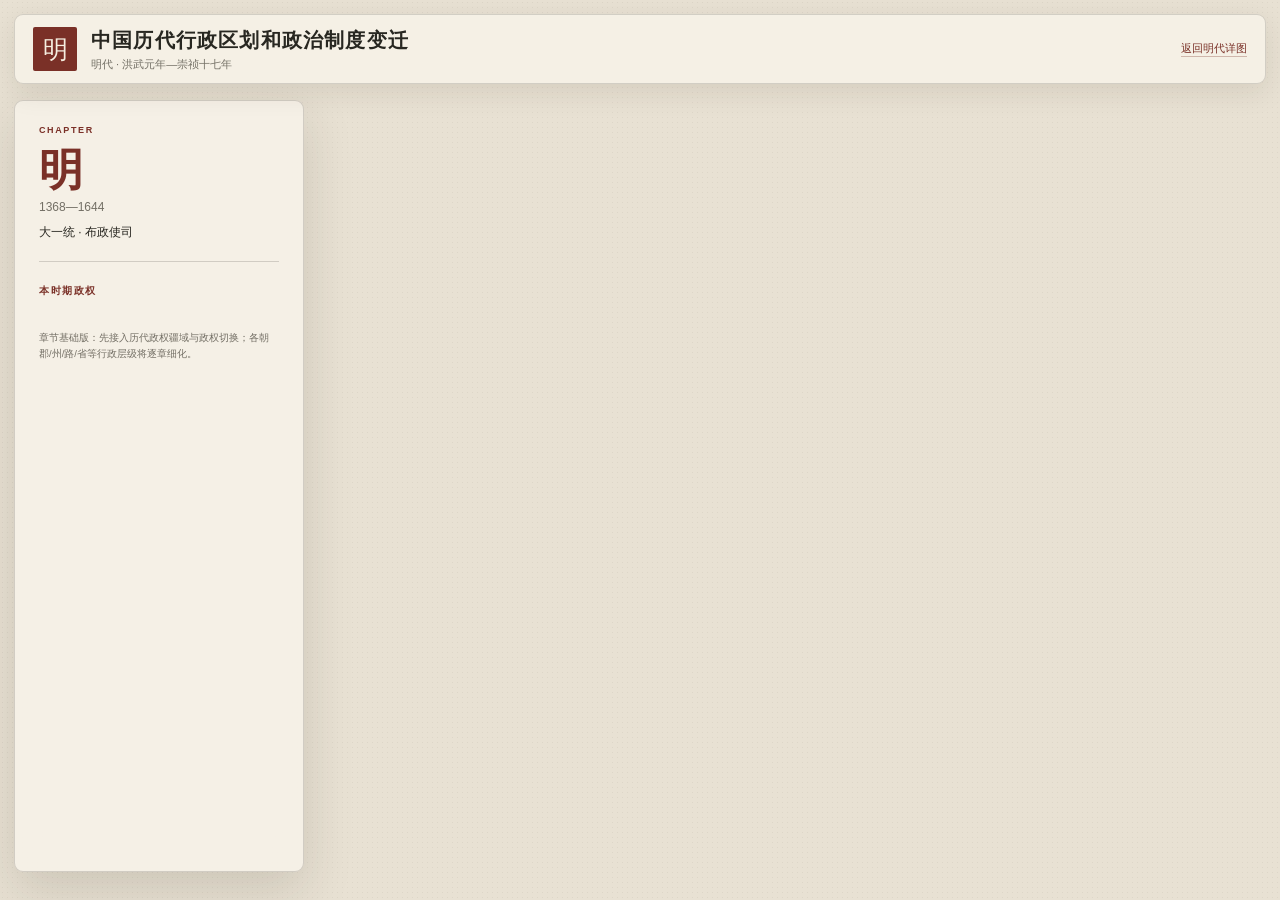
<file: app/chapters.html>
<!doctype html>
<html lang="zh-CN">
<head>
  <meta charset="utf-8" />
  <meta name="viewport" content="width=device-width, initial-scale=1" />
  <title>中国历代行政区划和政治制度变迁 · 朝代章节</title>
  <link rel="stylesheet" href="vendor/maplibre-gl.css" />
  <link rel="stylesheet" href="chapters.css" />
</head>
<body>
  <main class="chapter-shell">
    <div id="map"></div>
    <div id="map-labels"></div>

    <header class="chapter-topbar">
      <button id="btn-chapter" class="chapter-seal" type="button" title="切换朝代">明</button>
      <div class="chapter-brand">
        <h1>中国历代行政区划和政治制度变迁</h1>
        <p id="chapter-subtitle">明代 · 洪武元年—崇祯十七年</p>
      </div>
      <div id="polity-switcher" class="polity-switcher"></div>
      <a class="back-link" href="index.html">返回明代详图</a>
    </header>

    <aside class="chapter-panel">
      <div class="chapter-kicker">CHAPTER</div>
      <h2 id="chapter-name">明</h2>
      <div id="chapter-years" class="chapter-years">1368—1644</div>
      <p id="chapter-note" class="chapter-note">大一统 · 布政使司</p>
      <div class="chapter-rule"></div>
      <p id="chapter-description" class="chapter-description"></p>
      <h3>本时期政权</h3>
      <div id="polity-list" class="polity-list"></div>
      <p class="chapter-footnote">章节基础版：先接入历代政权疆域与政权切换；各朝郡/州/路/省等行政层级将逐章细化。</p>
    </aside>

    <dialog id="chapter-dialog" class="chapter-dialog">
      <button id="btn-dialog-close" class="dialog-close" type="button" aria-label="关闭">×</button>
      <h2>选择朝代章节</h2>
      <div id="chapter-grid" class="chapter-grid"></div>
    </dialog>
  </main>

  <script src="data/reference-data.js"></script>
  <script src="data/modern-china.js"></script>
  <script src="data/heyyybingo-territories.js"></script>
  <script src="data/chapters.js"></script>
  <script src="vendor/maplibre-gl.js"></script>
  <script src="chapters.js"></script>
</body>
</html>
</file>
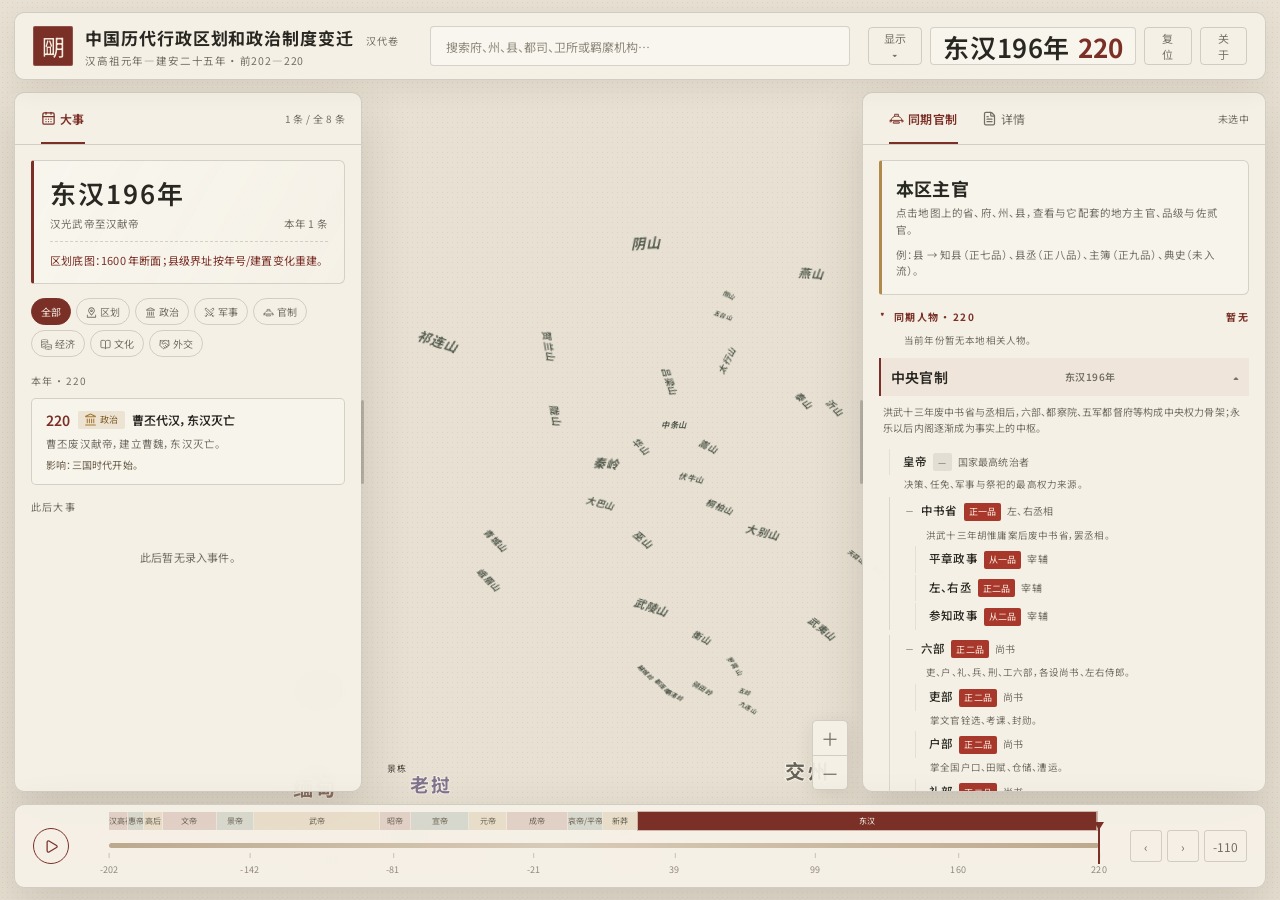
<file: app/han.html>
<!doctype html>
<html lang="zh-CN">
<head>
  <meta charset="utf-8" />
  <meta name="viewport" content="width=device-width, initial-scale=1" />
  <title>中国历代行政区划和政治制度变迁 · 汉代卷</title>
  <link rel="preconnect" href="https://fonts.googleapis.com" />
  <link rel="preconnect" href="https://fonts.gstatic.com" crossorigin />
  <link href="https://fonts.googleapis.com/css2?family=Noto+Sans+SC:wght@400;500;600&family=Noto+Serif+SC:wght@400;600;700&display=swap" rel="stylesheet" />
  <link rel="stylesheet" href="vendor/maplibre-gl.css" />
  <link rel="stylesheet" href="styles.css" />
</head>
<body>
  <main class="app-shell">
    <div id="map" aria-label="明代历史地图"></div>
    <div id="map-labels" aria-hidden="true"></div>

    <header class="topbar">
      <div class="brand">
        <button id="btn-chapters" class="seal" type="button" title="切换朝代章节">漢</button>
        <div class="brand-text">
          <h1>中国历代行政区划和政治制度变迁 <span>汉代卷</span></h1>
          <p>汉高祖元年—建安二十五年 · 前202—220</p>
        </div>
      </div>

      <div class="search-wrap">
        <input id="search" class="search-input" type="search" autocomplete="off" placeholder="搜索府、州、县、都司、卫所或羁縻机构…" aria-label="搜索历史地名" />
        <div id="search-results" class="search-results" hidden></div>
      </div>

      <div class="topbar-actions">
        <div class="display-wrap">
          <button id="btn-display" class="icon-text-btn" type="button" aria-expanded="false">显示 <span>▾</span></button>
          <div id="display-menu" class="display-menu" hidden>
            <div class="display-group__title">地图图层</div>
            <label title="1600 年重建轮廓"><input type="checkbox" data-display="national" checked /> 全国疆域示意</label>
            <label title="布政使司 / 留都"><input type="checkbox" data-display="provinces" checked /> 省级区划</label>
            <label title="府州界用 CHGIS；县名与治所保留"><input type="checkbox" data-display="admin" checked /> 府州县治所</label>
            <label title="行都司、卫所、宣慰司等特殊辖区"><input type="checkbox" data-display="special" checked /> 军事/羁縻辖区</label>
            <label title="蒙古、后金、乌思藏等"><input type="checkbox" data-display="neighbors" checked /> 周边少数民族政权</label>
            <label title="769 个军事单元"><input type="checkbox" data-display="military" /> 都司卫所</label>
            <label title="701 个特殊治理单元"><input type="checkbox" data-display="jimi" /> 土司/羁縻</label>
            <span class="display-sep"></span>
            <label title="虚线叠加，便于定位"><input type="checkbox" data-display="modern" checked /> 今省界</label>
            <label title="小山峰排列与历史山名"><input type="checkbox" data-display="mountains" checked /> 山脉</label>
            <label title="有坐标的重大事件"><input type="checkbox" data-display="events" checked /> 事件标记</label>
            <div class="display-group__title">地名标签</div>
            <label title="随缩放逐级显示（总开关）"><input type="checkbox" data-display="labels" checked /> 地名标签</label>
            <label><input type="checkbox" data-display="province" checked /> 省名</label>
            <label><input type="checkbox" data-display="prefecture" checked /> 府名</label>
            <label><input type="checkbox" data-display="department" checked /> 州名</label>
            <label><input type="checkbox" data-display="county" checked /> 县名</label>
          </div>
        </div>
        <div id="year-chip" class="year-chip"><span id="year-chip-era">万历二十八年</span><strong id="year-chip-year">1600</strong></div>
        <button id="btn-reset" class="icon-text-btn" type="button" title="复位视图">复位</button>
        <button id="btn-about" class="icon-text-btn" type="button">关于</button>
      </div>
    </header>

    <aside class="panel left-panel" aria-label="事件与图层">
      <div class="panel-head">
        <div class="tabs" role="tablist">
          <button id="tab-events" class="tab is-active" type="button" data-tab="events" role="tab">大事</button>
        </div>
        <span id="event-count" class="panel-count">—</span>
      </div>

      <section id="events-view" class="panel-view">
        <div class="year-summary">
          <div class="year-summary__era" id="year-era">万历二十八年</div>
          <div class="year-summary__meta"><span id="year-emperor">明神宗 · 朱翊钧</span><span id="year-events-count">本年 0 条</span></div>
          <div class="year-summary__admin" id="year-admin-note" hidden></div>
        </div>
        <div class="filter-row" id="event-filters" role="group" aria-label="事件筛选">
          <button class="filter-chip is-active" type="button" data-filter="all">全部</button>
          <button class="filter-chip" type="button" data-filter="区划">区划</button>
          <button class="filter-chip" type="button" data-filter="政治">政治</button>
          <button class="filter-chip" type="button" data-filter="军事">军事</button>
          <button class="filter-chip" type="button" data-filter="官制">官制</button>
        </div>
        <div id="event-list" class="event-list"></div>
      </section>

    </aside>
    <div class="panel-resizer panel-resizer--left" data-panel="left" title="拖动调整左栏宽度"></div>

    <aside class="panel right-panel" aria-label="官制与详情">
      <div class="panel-head">
        <div class="tabs" role="tablist">
          <button id="tab-officialdom" class="tab is-active" type="button" data-tab="officialdom" role="tab">同期官制</button>
          <button id="tab-detail" class="tab" type="button" data-tab="detail" role="tab">详情</button>
        </div>
        <span class="panel-count" id="selection-count">未选中</span>
      </div>

      <section id="officialdom-view" class="panel-view">
        <div id="local-chief" class="local-chief-card"></div>
        <div id="figures-panel" class="figures-panel"></div>
        <div id="officialdom-tree" class="officialdom-tree"></div>
      </section>

      <section id="detail-view" class="panel-view" hidden>
        <div id="detail-content" class="detail-content empty-state">
          <div class="empty-mark">舆</div>
          <p>点击地图上的府、州、县，或搜索地名，查看它的层级、户口服赋与上下级关系。</p>
        </div>
      </section>
    </aside>
    <div class="panel-resizer panel-resizer--right" data-panel="right" title="拖动调整右栏宽度"></div>

    <div class="map-controls" aria-label="地图控制">
      <button id="btn-zoom-in" type="button" title="放大">＋</button>
      <button id="btn-zoom-out" type="button" title="缩小">－</button>
    </div>

    <footer class="timeline">
      <div class="timeline-left">
        <button id="btn-play" class="play-btn" type="button" aria-label="播放时间轴"><span>▶</span></button>
      </div>
      <div class="timeline-main">
        <div id="timeline-eras" class="timeline-eras" aria-label="年号分段"></div>
        <div class="timeline-track-wrap">
          <div id="timeline-pointer" class="timeline-pointer"></div>
          <div id="timeline-markers" class="timeline-markers"></div>
          <input id="year-range" type="range" min="-202" max="220" value="-110" step="1" aria-label="年份" />
        </div>
        <div id="timeline-ticks" class="timeline-ticks"></div>
      </div>
      <div class="timeline-right">
        <button id="btn-prev" type="button" title="上一年">‹</button>
        <button id="btn-next" type="button" title="下一年">›</button>
        <button id="btn-year-1600" type="button" title="回到公元前 110 年">-110</button>
      </div>
    </footer>

    <div id="toast" class="toast" hidden></div>

    <dialog id="figure-dialog" class="figure-dialog">
      <button id="btn-figure-close" class="dialog-close" type="button" aria-label="关闭">×</button>
      <div id="figure-dialog-body"></div>
    </dialog>

    <dialog id="about-dialog" class="about-dialog">
      <button id="btn-about-close" class="dialog-close" type="button" aria-label="关闭">×</button>
      <h2>关于这个项目</h2>
      <p><b>中国历代行政区划和政治制度变迁 · 汉代卷</b> 是一个“可拖动年份 + 府州縣层级 + 同期官制”的交互地图，界面和数据组织参考了开源项目 <b>历史地图计划 / 大明舆图</b>。</p>
      <p>县级面采用“1600 年县治点位 + 现代县界轮廓”进行视觉重建；时间轴按历史节点切换，并在云南建省、贵州建省、郧阳设府等关键节点切换快照。它不是逐县逐年的历史考证边界，页面会在年份卡片中标注当前快照。</p>
      <p>数据来源：历史地图计划（非商业学术研究与教育使用许可）；官制与事件据《明史》及相关年表整理，原型阶段仍待逐条校订。</p>
      <h3>友情链接</h3>
      <p class="friendly-links"><a href="https://chronotabula.inkore.ink/" target="_blank" rel="noopener">历史地图计划 / 大明舆图</a><a href="https://deanchen.me/jiangshan-map/" target="_blank" rel="noopener">江山时序 · 中国历史地图时间轴</a></p>
      <p class="muted">历史示意图，非现代行政地图；不作为导航、测绘或主权表达依据。</p>
    </dialog>

    <dialog id="chapter-switch-dialog" class="chapter-switch-dialog">
      <button id="btn-chapter-switch-close" class="dialog-close" type="button" aria-label="关闭">×</button>
      <h2>选择朝代章节</h2>
      <div id="chapter-switch-grid" class="chapter-switch-grid"></div>
    </dialog>
  </main>

  <script>
    window.__ERRORS__ = [];
    window.addEventListener("error", (event) => window.__ERRORS__.push(`${event.message} @ ${event.filename}:${event.lineno}`));
    window.addEventListener("unhandledrejection", (event) => window.__ERRORS__.push(`Promise: ${event.reason}`));
  </script>
  <script src="data/reference-data.js"></script>
  <script src="data/heyyybingo-territories.js"></script>
  <script src="data/world-1600-east-asia.js"></script>
  <script src="data/han-data.js"></script>
  <script src="data/han-events.js"></script>
  <script src="data/officialdom.js"></script>
  <script src="data/han-boundaries.js"></script>
  <script src="data/han-chgis.js"></script>
  <script src="data/mountains.js"></script>
  <script src="data/han-figures.js"></script>
  <script src="data/modern-china.js"></script>
  <script src="data/world-base-1600.js"></script>
  <script src="data/icons.js"></script>
  <script src="data/chapters.js"></script>
  <script src="vendor/maplibre-gl.js"></script>
  <script src="data/han-config.js"></script>
  <script>
window.__DYNASTY__ = "han";
window.__DEFAULT_YEAR__ = -110;
window.__YEAR_MIN__ = -202;
window.__YEAR_MAX__ = 220;
window.__ERAS__ = [
  { from: -202, to: -195, era: "汉高祖", emperor: "汉高祖 · 刘邦" },
  { from: -194, to: -188, era: "惠帝", emperor: "汉惠帝 · 刘盈" },
  { from: -187, to: -180, era: "高后", emperor: "吕后" },
  { from: -179, to: -157, era: "文帝", emperor: "汉文帝 · 刘恒" },
  { from: -156, to: -141, era: "景帝", emperor: "汉景帝 · 刘启" },
  { from: -140, to: -87, era: "武帝", emperor: "汉武帝 · 刘彻" },
  { from: -86, to: -74, era: "昭帝", emperor: "汉昭帝 · 刘弗陵" },
  { from: -73, to: -49, era: "宣帝", emperor: "汉宣帝 · 刘询" },
  { from: -48, to: -33, era: "元帝", emperor: "汉元帝 · 刘奭" },
  { from: -32, to: -7, era: "成帝", emperor: "汉成帝 · 刘骜" },
  { from: -6, to: 8, era: "哀帝/平帝", emperor: "汉哀帝/平帝" },
  { from: 9, to: 23, era: "新莽", emperor: "王莽" },
  { from: 25, to: 220, era: "东汉", emperor: "汉光武帝至汉献帝" }
];
window.__MAJOR_EVENT_IDS__ = ["-202-founding", "-141-wudi", "-138-zhangqian", "-119-xiongnu", "9-wangmang", "25-guangwu", "184-yellow-turban", "220-fall"];

  </script>
  <script src="app.js"></script>
</body>
</html>
</file>
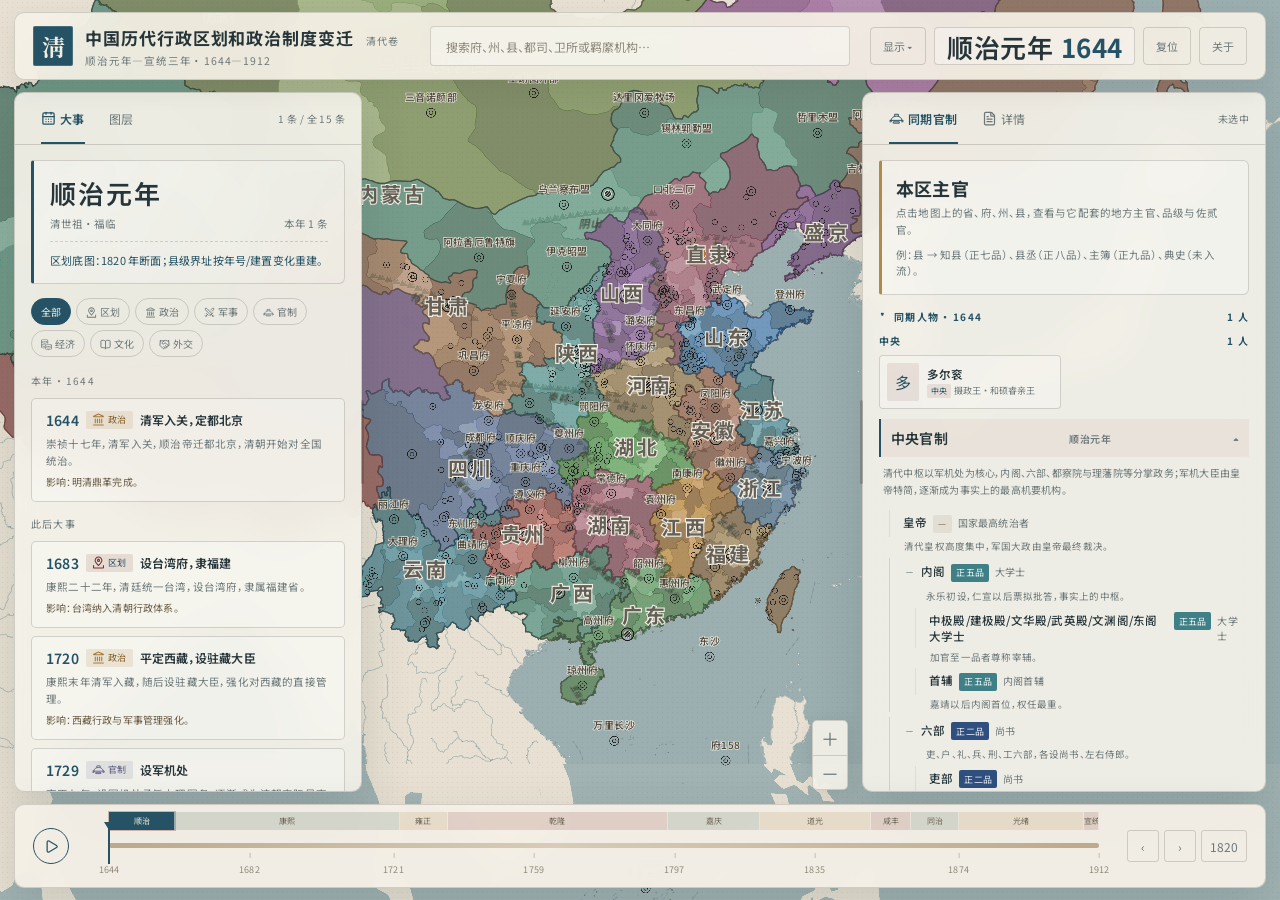
<file: app/qing.html>
<!doctype html>
<html lang="zh-CN">
<head>
  <meta charset="utf-8" />
  <meta name="viewport" content="width=device-width, initial-scale=1" />
  <title>中国历代行政区划和政治制度变迁 · 清代卷</title>
  <link rel="preconnect" href="https://fonts.googleapis.com" />
  <link rel="preconnect" href="https://fonts.gstatic.com" crossorigin />
  <link href="https://fonts.googleapis.com/css2?family=Noto+Sans+SC:wght@400;500;600&family=Noto+Serif+SC:wght@400;600;700&display=swap" rel="stylesheet" />
  <link rel="stylesheet" href="vendor/maplibre-gl.css" />
  <link rel="stylesheet" href="styles.css" />
</head>
<body>
  <main class="app-shell">
    <div id="map" aria-label="清代历史地图"></div>
    <div id="map-labels" aria-hidden="true"></div>

    <header class="topbar">
      <div class="brand">
        <button id="btn-chapters" class="seal" type="button" title="切换朝代章节">淸</button>
        <div class="brand-text">
          <h1>中国历代行政区划和政治制度变迁 <span>清代卷</span></h1>
          <p>顺治元年—宣统三年 · 1644—1912</p>
        </div>
      </div>

      <div class="search-wrap">
        <input id="search" class="search-input" type="search" autocomplete="off" placeholder="搜索府、州、县、都司、卫所或羁縻机构…" aria-label="搜索历史地名" />
        <div id="search-results" class="search-results" hidden></div>
      </div>

      <div class="topbar-actions">
        <div class="display-wrap">
          <button id="btn-display" class="icon-text-btn" type="button" aria-expanded="false">显示 <span>▾</span></button>
          <div id="display-menu" class="display-menu" hidden>
            <label><input type="checkbox" data-display="mountains" checked /> 山脉</label>
            <label><input type="checkbox" data-display="modern" checked /> 今省界</label>
            <label><input type="checkbox" data-display="events" checked /> 历史事件图标</label>
            <span class="display-sep"></span>
            <label><input type="checkbox" data-display="province" checked /> 省名</label>
            <label><input type="checkbox" data-display="prefecture" checked /> 府名</label>
            <label><input type="checkbox" data-display="department" checked /> 州名</label>
            <label><input type="checkbox" data-display="county" checked /> 县名</label>
          </div>
        </div>
        <div id="year-chip" class="year-chip"><span id="year-chip-era">万历二十八年</span><strong id="year-chip-year">1600</strong></div>
        <button id="btn-reset" class="icon-text-btn" type="button" title="复位视图">复位</button>
        <button id="btn-about" class="icon-text-btn" type="button">关于</button>
      </div>
    </header>

    <aside class="panel left-panel" aria-label="事件与图层">
      <div class="panel-head">
        <div class="tabs" role="tablist">
          <button id="tab-events" class="tab is-active" type="button" data-tab="events" role="tab">大事</button>
          <button id="tab-layers" class="tab" type="button" data-tab="layers" role="tab">图层</button>
        </div>
        <span id="event-count" class="panel-count">—</span>
      </div>

      <section id="events-view" class="panel-view">
        <div class="year-summary">
          <div class="year-summary__era" id="year-era">万历二十八年</div>
          <div class="year-summary__meta"><span id="year-emperor">明神宗 · 朱翊钧</span><span id="year-events-count">本年 0 条</span></div>
          <div class="year-summary__admin" id="year-admin-note" hidden></div>
        </div>
        <div class="filter-row" id="event-filters" role="group" aria-label="事件筛选">
          <button class="filter-chip is-active" type="button" data-filter="all">全部</button>
          <button class="filter-chip" type="button" data-filter="区划">区划</button>
          <button class="filter-chip" type="button" data-filter="政治">政治</button>
          <button class="filter-chip" type="button" data-filter="军事">军事</button>
          <button class="filter-chip" type="button" data-filter="官制">官制</button>
        </div>
        <div id="event-list" class="event-list"></div>
      </section>

      <section id="layers-view" class="panel-view" hidden>
        <div class="layer-group">
          <div class="layer-group__title">行政与地理</div>
          <label class="layer-row"><span><b>全国疆域示意</b><small>1600 年重建轮廓</small></span><input type="checkbox" id="layer-national" checked /></label>
          <label class="layer-row"><span><b>现代省界参考</b><small>虚线叠加，便于定位</small></span><input type="checkbox" id="layer-modern" checked /></label>
          <label class="layer-row"><span><b>省级区划</b><small>布政使司/留都</small></span><input type="checkbox" id="layer-provinces" checked /></label>
          <label class="layer-row"><span><b>府州县治所</b><small>府州界用 CHGIS；县名与治所保留</small></span><input type="checkbox" id="layer-admin" checked /></label>
          <label class="layer-row"><span><b>军事/羁縻辖区</b><small>行都司、卫所、宣慰司等特殊辖区</small></span><input type="checkbox" id="layer-special" checked /></label>
          <label class="layer-row"><span><b>周边少数民族政权</b><small>蒙古、后金、乌思藏等</small></span><input type="checkbox" id="layer-neighbors" checked /></label>
          <label class="layer-row"><span><b>地名标签</b><small>随缩放逐级显示</small></span><input type="checkbox" id="layer-labels" checked /></label>
          <label class="layer-row"><span><b>山脉</b><small>小山峰排列与历史山名</small></span><input type="checkbox" id="layer-mountains" checked /></label>
        </div>
        <div class="layer-group">
          <div class="layer-group__title">军事与羁縻</div>
          <label class="layer-row"><span><b>都司卫所</b><small>769 个军事单元</small></span><input type="checkbox" id="layer-military" /></label>
          <label class="layer-row"><span><b>土司/羁縻</b><small>701 个特殊治理单元</small></span><input type="checkbox" id="layer-jimi" /></label>
          <label class="layer-row"><span><b>事件标记</b><small>有坐标的重大事件</small></span><input type="checkbox" id="layer-events" checked /></label>
        </div>
        <div class="map-legend" id="map-legend"></div>
        <div class="stats-card" id="stats-card"></div>
      </section>
    </aside>
    <div class="panel-resizer panel-resizer--left" data-panel="left" title="拖动调整左栏宽度"></div>

    <aside class="panel right-panel" aria-label="官制与详情">
      <div class="panel-head">
        <div class="tabs" role="tablist">
          <button id="tab-officialdom" class="tab is-active" type="button" data-tab="officialdom" role="tab">同期官制</button>
          <button id="tab-detail" class="tab" type="button" data-tab="detail" role="tab">详情</button>
        </div>
        <span class="panel-count" id="selection-count">未选中</span>
      </div>

      <section id="officialdom-view" class="panel-view">
        <div id="local-chief" class="local-chief-card"></div>
        <div id="figures-panel" class="figures-panel"></div>
        <div id="officialdom-tree" class="officialdom-tree"></div>
      </section>

      <section id="detail-view" class="panel-view" hidden>
        <div id="detail-content" class="detail-content empty-state">
          <div class="empty-mark">舆</div>
          <p>点击地图上的府、州、县，或搜索地名，查看它的层级、户口服赋与上下级关系。</p>
        </div>
      </section>
    </aside>
    <div class="panel-resizer panel-resizer--right" data-panel="right" title="拖动调整右栏宽度"></div>

    <div class="map-controls" aria-label="地图控制">
      <button id="btn-zoom-in" type="button" title="放大">＋</button>
      <button id="btn-zoom-out" type="button" title="缩小">－</button>
    </div>

    <footer class="timeline">
      <div class="timeline-left">
        <button id="btn-play" class="play-btn" type="button" aria-label="播放时间轴"><span>▶</span></button>
      </div>
      <div class="timeline-main">
        <div id="timeline-eras" class="timeline-eras" aria-label="年号分段"></div>
        <div class="timeline-track-wrap">
          <div id="timeline-pointer" class="timeline-pointer"></div>
          <div id="timeline-markers" class="timeline-markers"></div>
          <input id="year-range" type="range" min="1644" max="1912" value="1820" step="1" aria-label="年份" />
        </div>
        <div id="timeline-ticks" class="timeline-ticks"></div>
      </div>
      <div class="timeline-right">
        <button id="btn-prev" type="button" title="上一年">‹</button>
        <button id="btn-next" type="button" title="下一年">›</button>
        <button id="btn-year-1600" type="button" title="回到 1820 年">1820</button>
      </div>
    </footer>

    <div id="toast" class="toast" hidden></div>

    <dialog id="figure-dialog" class="figure-dialog">
      <button id="btn-figure-close" class="dialog-close" type="button" aria-label="关闭">×</button>
      <div id="figure-dialog-body"></div>
    </dialog>

    <dialog id="about-dialog" class="about-dialog">
      <button id="btn-about-close" class="dialog-close" type="button" aria-label="关闭">×</button>
      <h2>关于这个项目</h2>
      <p><b>中国历代行政区划和政治制度变迁 · 清代卷</b> 是一个“可拖动年份 + 府州縣层级 + 同期官制”的交互地图，界面和数据组织参考了开源项目 <b>历史地图计划 / 大明舆图</b>。</p>
      <p>县级面采用“1600 年县治点位 + 现代县界轮廓”进行视觉重建；时间轴按历史节点切换，并在云南建省、贵州建省、郧阳设府等关键节点切换快照。它不是逐县逐年的历史考证边界，页面会在年份卡片中标注当前快照。</p>
      <p>数据来源：历史地图计划（非商业学术研究与教育使用许可）；官制与事件据《明史》及相关年表整理，原型阶段仍待逐条校订。</p>
      <h3>友情链接</h3>
      <p class="friendly-links"><a href="https://chronotabula.inkore.ink/" target="_blank" rel="noopener">历史地图计划 / 大明舆图</a><a href="https://deanchen.me/jiangshan-map/" target="_blank" rel="noopener">江山时序 · 中国历史地图时间轴</a></p>
      <p class="muted">历史示意图，非现代行政地图；不作为导航、测绘或主权表达依据。</p>
    </dialog>

    <dialog id="chapter-switch-dialog" class="chapter-switch-dialog">
      <button id="btn-chapter-switch-close" class="dialog-close" type="button" aria-label="关闭">×</button>
      <h2>选择朝代章节</h2>
      <div id="chapter-switch-grid" class="chapter-switch-grid"></div>
    </dialog>
  </main>

  <script>
    window.__ERRORS__ = [];
    window.addEventListener("error", (event) => window.__ERRORS__.push(`${event.message} @ ${event.filename}:${event.lineno}`));
    window.addEventListener("unhandledrejection", (event) => window.__ERRORS__.push(`Promise: ${event.reason}`));
  </script>
  <script src="data/reference-data.js"></script>
  <script src="data/qing-data.js"></script>
  <script src="data/qing-events.js"></script>
  <script src="data/officialdom.js"></script>
  <script src="data/qing-officialdom.js"></script>
  <script src="data/qing-boundaries.js"></script>
  <script src="data/qing-chgis.js"></script>
  <script src="data/mountains.js"></script>
  <script src="data/qing-figures.js"></script>
  <script src="data/qing-polities.js"></script>
  <script src="data/modern-china.js"></script>
  <script src="data/world-base-1600.js"></script>
  <script src="data/icons.js"></script>
  <script src="data/chapters.js"></script>
  <script src="vendor/maplibre-gl.js"></script>
  <script src="data/qing-config.js"></script>
  <script>
window.__DYNASTY__='qing';
window.__DEFAULT_YEAR__=1820;
window.__YEAR_MIN__=1644;
window.__YEAR_MAX__=1912;
window.__ERAS__ = [{from:1644,to:1661,era:"顺治",emperor:"清世祖 · 福临"},{from:1662,to:1722,era:"康熙",emperor:"清圣祖 · 玄烨"},{from:1723,to:1735,era:"雍正",emperor:"清世宗 · 胤禛"},{from:1736,to:1795,era:"乾隆",emperor:"清高宗 · 弘历"},{from:1796,to:1820,era:"嘉庆",emperor:"清仁宗 · 颙琰"},{from:1821,to:1850,era:"道光",emperor:"清宣宗 · 旻宁"},{from:1851,to:1861,era:"咸丰",emperor:"清文宗 · 奕詝"},{from:1862,to:1874,era:"同治",emperor:"清穆宗 · 载淳"},{from:1875,to:1908,era:"光绪",emperor:"清德宗 · 载湉"},{from:1909,to:1912,era:"宣统",emperor:"清逊帝 · 溥仪"}];
window.__MAJOR_EVENT_IDS__ = ['1644-entry','1683-taiwan','1720-tibet','1759-xinjiang','1840-opium','1895-taiwan','1911-revolution'];

  </script>
  <script src="app.js"></script>
</body>
</html>
</file>
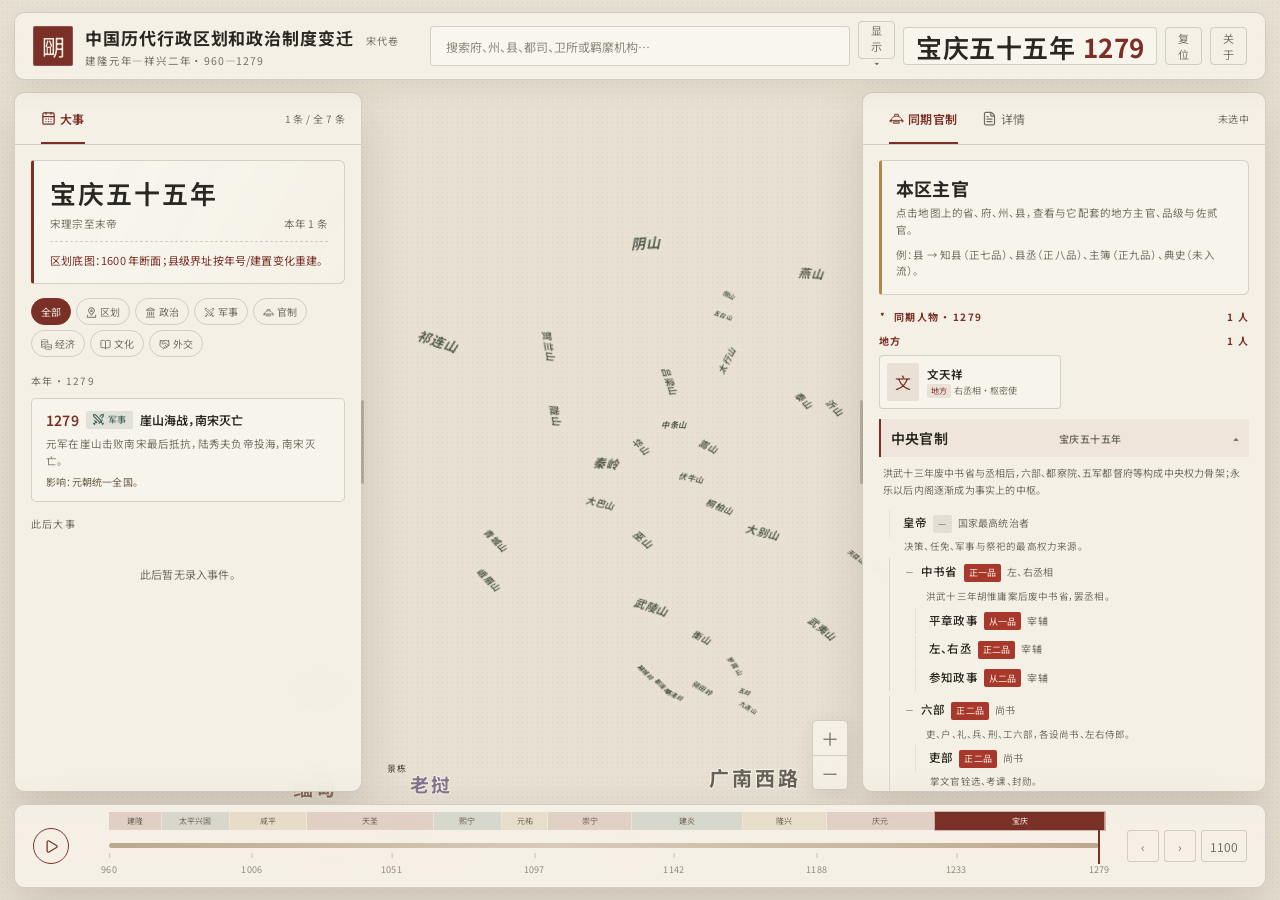
<file: app/song.html>
<!doctype html>
<html lang="zh-CN">
<head>
  <meta charset="utf-8" />
  <meta name="viewport" content="width=device-width, initial-scale=1" />
  <title>中国历代行政区划和政治制度变迁 · 宋代卷</title>
  <link rel="preconnect" href="https://fonts.googleapis.com" />
  <link rel="preconnect" href="https://fonts.gstatic.com" crossorigin />
  <link href="https://fonts.googleapis.com/css2?family=Noto+Sans+SC:wght@400;500;600&family=Noto+Serif+SC:wght@400;600;700&display=swap" rel="stylesheet" />
  <link rel="stylesheet" href="vendor/maplibre-gl.css" />
  <link rel="stylesheet" href="styles.css" />
</head>
<body>
  <main class="app-shell">
    <div id="map" aria-label="明代历史地图"></div>
    <div id="map-labels" aria-hidden="true"></div>

    <header class="topbar">
      <div class="brand">
        <button id="btn-chapters" class="seal" type="button" title="切换朝代章节">宋</button>
        <div class="brand-text">
          <h1>中国历代行政区划和政治制度变迁 <span>宋代卷</span></h1>
          <p>建隆元年—祥兴二年 · 960—1279</p>
        </div>
      </div>

      <div class="search-wrap">
        <input id="search" class="search-input" type="search" autocomplete="off" placeholder="搜索府、州、县、都司、卫所或羁縻机构…" aria-label="搜索历史地名" />
        <div id="search-results" class="search-results" hidden></div>
      </div>

      <div class="topbar-actions">
        <div class="display-wrap">
          <button id="btn-display" class="icon-text-btn" type="button" aria-expanded="false">显示 <span>▾</span></button>
          <div id="display-menu" class="display-menu" hidden>
            <div class="display-group__title">地图图层</div>
            <label title="1600 年重建轮廓"><input type="checkbox" data-display="national" checked /> 全国疆域示意</label>
            <label title="布政使司 / 留都"><input type="checkbox" data-display="provinces" checked /> 省级区划</label>
            <label title="府州界用 CHGIS；县名与治所保留"><input type="checkbox" data-display="admin" checked /> 府州县治所</label>
            <label title="行都司、卫所、宣慰司等特殊辖区"><input type="checkbox" data-display="special" checked /> 军事/羁縻辖区</label>
            <label title="蒙古、后金、乌思藏等"><input type="checkbox" data-display="neighbors" checked /> 周边少数民族政权</label>
            <label title="769 个军事单元"><input type="checkbox" data-display="military" /> 都司卫所</label>
            <label title="701 个特殊治理单元"><input type="checkbox" data-display="jimi" /> 土司/羁縻</label>
            <span class="display-sep"></span>
            <label title="虚线叠加，便于定位"><input type="checkbox" data-display="modern" checked /> 今省界</label>
            <label title="小山峰排列与历史山名"><input type="checkbox" data-display="mountains" checked /> 山脉</label>
            <label title="有坐标的重大事件"><input type="checkbox" data-display="events" checked /> 事件标记</label>
            <div class="display-group__title">地名标签</div>
            <label title="随缩放逐级显示（总开关）"><input type="checkbox" data-display="labels" checked /> 地名标签</label>
            <label><input type="checkbox" data-display="province" checked /> 省名</label>
            <label><input type="checkbox" data-display="prefecture" checked /> 府名</label>
            <label><input type="checkbox" data-display="department" checked /> 州名</label>
            <label><input type="checkbox" data-display="county" checked /> 县名</label>
          </div>
        </div>
        <div id="year-chip" class="year-chip"><span id="year-chip-era">万历二十八年</span><strong id="year-chip-year">1600</strong></div>
        <button id="btn-reset" class="icon-text-btn" type="button" title="复位视图">复位</button>
        <button id="btn-about" class="icon-text-btn" type="button">关于</button>
      </div>
    </header>

    <aside class="panel left-panel" aria-label="事件与图层">
      <div class="panel-head">
        <div class="tabs" role="tablist">
          <button id="tab-events" class="tab is-active" type="button" data-tab="events" role="tab">大事</button>
        </div>
        <span id="event-count" class="panel-count">—</span>
      </div>

      <section id="events-view" class="panel-view">
        <div class="year-summary">
          <div class="year-summary__era" id="year-era">万历二十八年</div>
          <div class="year-summary__meta"><span id="year-emperor">明神宗 · 朱翊钧</span><span id="year-events-count">本年 0 条</span></div>
          <div class="year-summary__admin" id="year-admin-note" hidden></div>
        </div>
        <div class="filter-row" id="event-filters" role="group" aria-label="事件筛选">
          <button class="filter-chip is-active" type="button" data-filter="all">全部</button>
          <button class="filter-chip" type="button" data-filter="区划">区划</button>
          <button class="filter-chip" type="button" data-filter="政治">政治</button>
          <button class="filter-chip" type="button" data-filter="军事">军事</button>
          <button class="filter-chip" type="button" data-filter="官制">官制</button>
        </div>
        <div id="event-list" class="event-list"></div>
      </section>

    </aside>
    <div class="panel-resizer panel-resizer--left" data-panel="left" title="拖动调整左栏宽度"></div>

    <aside class="panel right-panel" aria-label="官制与详情">
      <div class="panel-head">
        <div class="tabs" role="tablist">
          <button id="tab-officialdom" class="tab is-active" type="button" data-tab="officialdom" role="tab">同期官制</button>
          <button id="tab-detail" class="tab" type="button" data-tab="detail" role="tab">详情</button>
        </div>
        <span class="panel-count" id="selection-count">未选中</span>
      </div>

      <section id="officialdom-view" class="panel-view">
        <div id="local-chief" class="local-chief-card"></div>
        <div id="figures-panel" class="figures-panel"></div>
        <div id="officialdom-tree" class="officialdom-tree"></div>
      </section>

      <section id="detail-view" class="panel-view" hidden>
        <div id="detail-content" class="detail-content empty-state">
          <div class="empty-mark">舆</div>
          <p>点击地图上的府、州、县，或搜索地名，查看它的层级、户口服赋与上下级关系。</p>
        </div>
      </section>
    </aside>
    <div class="panel-resizer panel-resizer--right" data-panel="right" title="拖动调整右栏宽度"></div>

    <div class="map-controls" aria-label="地图控制">
      <button id="btn-zoom-in" type="button" title="放大">＋</button>
      <button id="btn-zoom-out" type="button" title="缩小">－</button>
    </div>

    <footer class="timeline">
      <div class="timeline-left">
        <button id="btn-play" class="play-btn" type="button" aria-label="播放时间轴"><span>▶</span></button>
      </div>
      <div class="timeline-main">
        <div id="timeline-eras" class="timeline-eras" aria-label="年号分段"></div>
        <div class="timeline-track-wrap">
          <div id="timeline-pointer" class="timeline-pointer"></div>
          <div id="timeline-markers" class="timeline-markers"></div>
          <input id="year-range" type="range" min="960" max="1279" value="1100" step="1" aria-label="年份" />
        </div>
        <div id="timeline-ticks" class="timeline-ticks"></div>
      </div>
      <div class="timeline-right">
        <button id="btn-prev" type="button" title="上一年">‹</button>
        <button id="btn-next" type="button" title="下一年">›</button>
        <button id="btn-year-1600" type="button" title="回到 1100 年">1100</button>
      </div>
    </footer>

    <div id="toast" class="toast" hidden></div>

    <dialog id="figure-dialog" class="figure-dialog">
      <button id="btn-figure-close" class="dialog-close" type="button" aria-label="关闭">×</button>
      <div id="figure-dialog-body"></div>
    </dialog>

    <dialog id="about-dialog" class="about-dialog">
      <button id="btn-about-close" class="dialog-close" type="button" aria-label="关闭">×</button>
      <h2>关于这个项目</h2>
      <p><b>中国历代行政区划和政治制度变迁 · 宋代卷</b> 是一个“可拖动年份 + 府州縣层级 + 同期官制”的交互地图，界面和数据组织参考了开源项目 <b>历史地图计划 / 大明舆图</b>。</p>
      <p>县级面采用“1600 年县治点位 + 现代县界轮廓”进行视觉重建；时间轴按历史节点切换，并在云南建省、贵州建省、郧阳设府等关键节点切换快照。它不是逐县逐年的历史考证边界，页面会在年份卡片中标注当前快照。</p>
      <p>数据来源：历史地图计划（非商业学术研究与教育使用许可）；官制与事件据《明史》及相关年表整理，原型阶段仍待逐条校订。</p>
      <h3>友情链接</h3>
      <p class="friendly-links"><a href="https://chronotabula.inkore.ink/" target="_blank" rel="noopener">历史地图计划 / 大明舆图</a><a href="https://deanchen.me/jiangshan-map/" target="_blank" rel="noopener">江山时序 · 中国历史地图时间轴</a></p>
      <p class="muted">历史示意图，非现代行政地图；不作为导航、测绘或主权表达依据。</p>
    </dialog>

    <dialog id="chapter-switch-dialog" class="chapter-switch-dialog">
      <button id="btn-chapter-switch-close" class="dialog-close" type="button" aria-label="关闭">×</button>
      <h2>选择朝代章节</h2>
      <div id="chapter-switch-grid" class="chapter-switch-grid"></div>
    </dialog>
  </main>

  <script>
    window.__ERRORS__ = [];
    window.addEventListener("error", (event) => window.__ERRORS__.push(`${event.message} @ ${event.filename}:${event.lineno}`));
    window.addEventListener("unhandledrejection", (event) => window.__ERRORS__.push(`Promise: ${event.reason}`));
  </script>
  <script src="data/reference-data.js"></script>
  <script src="data/heyyybingo-territories.js"></script>
  <script src="data/world-1600-east-asia.js"></script>
  <script src="data/song-data.js"></script>
  <script src="data/song-events.js"></script>
  <script src="data/officialdom.js"></script>
  <script src="data/song-boundaries.js"></script>
  <script src="data/song-chgis.js"></script>
  <script src="data/mountains.js"></script>
  <script src="data/song-figures.js"></script>
  <script src="data/modern-china.js"></script>
  <script src="data/world-base-1600.js"></script>
  <script src="data/icons.js"></script>
  <script src="data/chapters.js"></script>
  <script src="vendor/maplibre-gl.js"></script>
  <script src="data/song-config.js"></script>
  <script>
window.__DYNASTY__ = "song";
window.__DEFAULT_YEAR__ = 1100;
window.__YEAR_MIN__ = 960;
window.__YEAR_MAX__ = 1279;
window.__ERAS__ = [
  { from: 960, to: 976, era: "建隆", emperor: "宋太祖 · 赵匡胤" },
  { from: 976, to: 997, era: "太平兴国", emperor: "宋太宗 · 赵光义" },
  { from: 998, to: 1022, era: "咸平", emperor: "宋真宗 · 赵恒" },
  { from: 1023, to: 1063, era: "天圣", emperor: "宋仁宗 · 赵祯" },
  { from: 1064, to: 1085, era: "熙宁", emperor: "宋神宗 · 赵顼" },
  { from: 1086, to: 1100, era: "元祐", emperor: "宋哲宗 · 赵煦" },
  { from: 1101, to: 1127, era: "崇宁", emperor: "宋徽宗/钦宗" },
  { from: 1127, to: 1162, era: "建炎", emperor: "宋高宗 · 赵构" },
  { from: 1163, to: 1189, era: "隆兴", emperor: "宋孝宗 · 赵昚" },
  { from: 1190, to: 1224, era: "庆元", emperor: "宋宁宗/理宗" },
  { from: 1225, to: 1279, era: "宝庆", emperor: "宋理宗至末帝" }
];
window.__MAJOR_EVENT_IDS__ = ["960-founding", "1004-chanyuan", "1040-xixia", "1069-wanganshi", "1127-jingkang", "1141-shaoxing", "1279-yashan"];

  </script>
  <script src="app.js"></script>
</body>
</html>
</file>
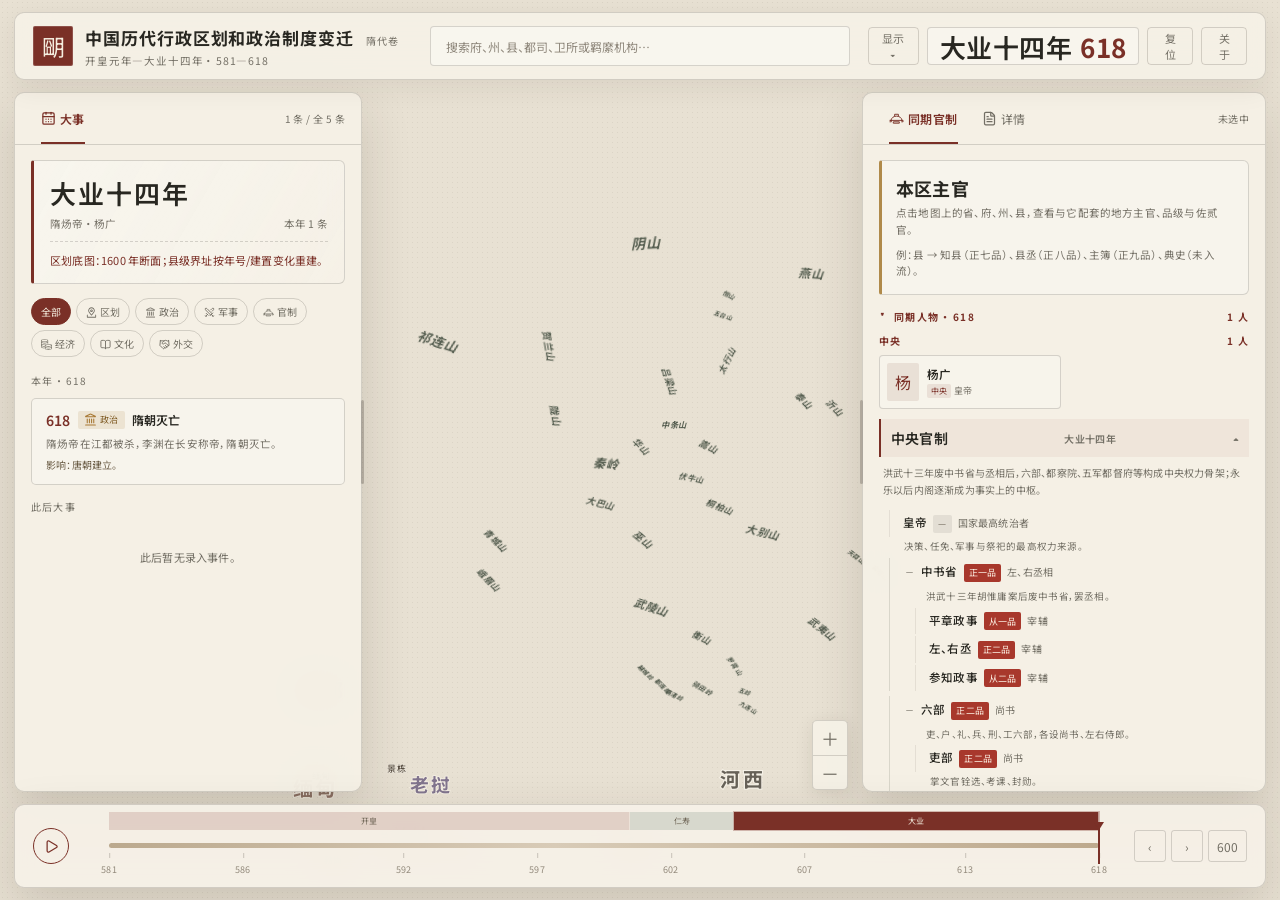
<file: app/sui.html>
<!doctype html>
<html lang="zh-CN">
<head>
  <meta charset="utf-8" />
  <meta name="viewport" content="width=device-width, initial-scale=1" />
  <title>中国历代行政区划和政治制度变迁 · 隋代卷</title>
  <link rel="preconnect" href="https://fonts.googleapis.com" />
  <link rel="preconnect" href="https://fonts.gstatic.com" crossorigin />
  <link href="https://fonts.googleapis.com/css2?family=Noto+Sans+SC:wght@400;500;600&family=Noto+Serif+SC:wght@400;600;700&display=swap" rel="stylesheet" />
  <link rel="stylesheet" href="vendor/maplibre-gl.css" />
  <link rel="stylesheet" href="styles.css" />
</head>
<body>
  <main class="app-shell">
    <div id="map" aria-label="明代历史地图"></div>
    <div id="map-labels" aria-hidden="true"></div>

    <header class="topbar">
      <div class="brand">
        <button id="btn-chapters" class="seal" type="button" title="切换朝代章节">隋</button>
        <div class="brand-text">
          <h1>中国历代行政区划和政治制度变迁 <span>隋代卷</span></h1>
          <p>开皇元年—大业十四年 · 581—618</p>
        </div>
      </div>

      <div class="search-wrap">
        <input id="search" class="search-input" type="search" autocomplete="off" placeholder="搜索府、州、县、都司、卫所或羁縻机构…" aria-label="搜索历史地名" />
        <div id="search-results" class="search-results" hidden></div>
      </div>

      <div class="topbar-actions">
        <div class="display-wrap">
          <button id="btn-display" class="icon-text-btn" type="button" aria-expanded="false">显示 <span>▾</span></button>
          <div id="display-menu" class="display-menu" hidden>
            <div class="display-group__title">地图图层</div>
            <label title="1600 年重建轮廓"><input type="checkbox" data-display="national" checked /> 全国疆域示意</label>
            <label title="布政使司 / 留都"><input type="checkbox" data-display="provinces" checked /> 省级区划</label>
            <label title="府州界用 CHGIS；县名与治所保留"><input type="checkbox" data-display="admin" checked /> 府州县治所</label>
            <label title="行都司、卫所、宣慰司等特殊辖区"><input type="checkbox" data-display="special" checked /> 军事/羁縻辖区</label>
            <label title="蒙古、后金、乌思藏等"><input type="checkbox" data-display="neighbors" checked /> 周边少数民族政权</label>
            <label title="769 个军事单元"><input type="checkbox" data-display="military" /> 都司卫所</label>
            <label title="701 个特殊治理单元"><input type="checkbox" data-display="jimi" /> 土司/羁縻</label>
            <span class="display-sep"></span>
            <label title="虚线叠加，便于定位"><input type="checkbox" data-display="modern" checked /> 今省界</label>
            <label title="小山峰排列与历史山名"><input type="checkbox" data-display="mountains" checked /> 山脉</label>
            <label title="有坐标的重大事件"><input type="checkbox" data-display="events" checked /> 事件标记</label>
            <div class="display-group__title">地名标签</div>
            <label title="随缩放逐级显示（总开关）"><input type="checkbox" data-display="labels" checked /> 地名标签</label>
            <label><input type="checkbox" data-display="province" checked /> 省名</label>
            <label><input type="checkbox" data-display="prefecture" checked /> 府名</label>
            <label><input type="checkbox" data-display="department" checked /> 州名</label>
            <label><input type="checkbox" data-display="county" checked /> 县名</label>
          </div>
        </div>
        <div id="year-chip" class="year-chip"><span id="year-chip-era">万历二十八年</span><strong id="year-chip-year">1600</strong></div>
        <button id="btn-reset" class="icon-text-btn" type="button" title="复位视图">复位</button>
        <button id="btn-about" class="icon-text-btn" type="button">关于</button>
      </div>
    </header>

    <aside class="panel left-panel" aria-label="事件与图层">
      <div class="panel-head">
        <div class="tabs" role="tablist">
          <button id="tab-events" class="tab is-active" type="button" data-tab="events" role="tab">大事</button>
        </div>
        <span id="event-count" class="panel-count">—</span>
      </div>

      <section id="events-view" class="panel-view">
        <div class="year-summary">
          <div class="year-summary__era" id="year-era">万历二十八年</div>
          <div class="year-summary__meta"><span id="year-emperor">明神宗 · 朱翊钧</span><span id="year-events-count">本年 0 条</span></div>
          <div class="year-summary__admin" id="year-admin-note" hidden></div>
        </div>
        <div class="filter-row" id="event-filters" role="group" aria-label="事件筛选">
          <button class="filter-chip is-active" type="button" data-filter="all">全部</button>
          <button class="filter-chip" type="button" data-filter="区划">区划</button>
          <button class="filter-chip" type="button" data-filter="政治">政治</button>
          <button class="filter-chip" type="button" data-filter="军事">军事</button>
          <button class="filter-chip" type="button" data-filter="官制">官制</button>
        </div>
        <div id="event-list" class="event-list"></div>
      </section>

    </aside>
    <div class="panel-resizer panel-resizer--left" data-panel="left" title="拖动调整左栏宽度"></div>

    <aside class="panel right-panel" aria-label="官制与详情">
      <div class="panel-head">
        <div class="tabs" role="tablist">
          <button id="tab-officialdom" class="tab is-active" type="button" data-tab="officialdom" role="tab">同期官制</button>
          <button id="tab-detail" class="tab" type="button" data-tab="detail" role="tab">详情</button>
        </div>
        <span class="panel-count" id="selection-count">未选中</span>
      </div>

      <section id="officialdom-view" class="panel-view">
        <div id="local-chief" class="local-chief-card"></div>
        <div id="figures-panel" class="figures-panel"></div>
        <div id="officialdom-tree" class="officialdom-tree"></div>
      </section>

      <section id="detail-view" class="panel-view" hidden>
        <div id="detail-content" class="detail-content empty-state">
          <div class="empty-mark">舆</div>
          <p>点击地图上的府、州、县，或搜索地名，查看它的层级、户口服赋与上下级关系。</p>
        </div>
      </section>
    </aside>
    <div class="panel-resizer panel-resizer--right" data-panel="right" title="拖动调整右栏宽度"></div>

    <div class="map-controls" aria-label="地图控制">
      <button id="btn-zoom-in" type="button" title="放大">＋</button>
      <button id="btn-zoom-out" type="button" title="缩小">－</button>
    </div>

    <footer class="timeline">
      <div class="timeline-left">
        <button id="btn-play" class="play-btn" type="button" aria-label="播放时间轴"><span>▶</span></button>
      </div>
      <div class="timeline-main">
        <div id="timeline-eras" class="timeline-eras" aria-label="年号分段"></div>
        <div class="timeline-track-wrap">
          <div id="timeline-pointer" class="timeline-pointer"></div>
          <div id="timeline-markers" class="timeline-markers"></div>
          <input id="year-range" type="range" min="581" max="618" value="600" step="1" aria-label="年份" />
        </div>
        <div id="timeline-ticks" class="timeline-ticks"></div>
      </div>
      <div class="timeline-right">
        <button id="btn-prev" type="button" title="上一年">‹</button>
        <button id="btn-next" type="button" title="下一年">›</button>
        <button id="btn-year-1600" type="button" title="回到 600 年">600</button>
      </div>
    </footer>

    <div id="toast" class="toast" hidden></div>

    <dialog id="figure-dialog" class="figure-dialog">
      <button id="btn-figure-close" class="dialog-close" type="button" aria-label="关闭">×</button>
      <div id="figure-dialog-body"></div>
    </dialog>

    <dialog id="about-dialog" class="about-dialog">
      <button id="btn-about-close" class="dialog-close" type="button" aria-label="关闭">×</button>
      <h2>关于这个项目</h2>
      <p><b>中国历代行政区划和政治制度变迁 · 隋代卷</b> 是一个“可拖动年份 + 府州縣层级 + 同期官制”的交互地图，界面和数据组织参考了开源项目 <b>历史地图计划 / 大明舆图</b>。</p>
      <p>县级面采用“1600 年县治点位 + 现代县界轮廓”进行视觉重建；时间轴按历史节点切换，并在云南建省、贵州建省、郧阳设府等关键节点切换快照。它不是逐县逐年的历史考证边界，页面会在年份卡片中标注当前快照。</p>
      <p>数据来源：历史地图计划（非商业学术研究与教育使用许可）；官制与事件据《明史》及相关年表整理，原型阶段仍待逐条校订。</p>
      <h3>友情链接</h3>
      <p class="friendly-links"><a href="https://chronotabula.inkore.ink/" target="_blank" rel="noopener">历史地图计划 / 大明舆图</a><a href="https://deanchen.me/jiangshan-map/" target="_blank" rel="noopener">江山时序 · 中国历史地图时间轴</a></p>
      <p class="muted">历史示意图，非现代行政地图；不作为导航、测绘或主权表达依据。</p>
    </dialog>

    <dialog id="chapter-switch-dialog" class="chapter-switch-dialog">
      <button id="btn-chapter-switch-close" class="dialog-close" type="button" aria-label="关闭">×</button>
      <h2>选择朝代章节</h2>
      <div id="chapter-switch-grid" class="chapter-switch-grid"></div>
    </dialog>
  </main>

  <script>
    window.__ERRORS__ = [];
    window.addEventListener("error", (event) => window.__ERRORS__.push(`${event.message} @ ${event.filename}:${event.lineno}`));
    window.addEventListener("unhandledrejection", (event) => window.__ERRORS__.push(`Promise: ${event.reason}`));
  </script>
  <script src="data/reference-data.js"></script>
  <script src="data/heyyybingo-territories.js"></script>
  <script src="data/world-1600-east-asia.js"></script>
  <script src="data/sui-data.js"></script>
  <script src="data/sui-events.js"></script>
  <script src="data/officialdom.js"></script>
  <script src="data/sui-boundaries.js"></script>
  <script src="data/sui-chgis.js"></script>
  <script src="data/mountains.js"></script>
  <script src="data/sui-figures.js"></script>
  <script src="data/modern-china.js"></script>
  <script src="data/world-base-1600.js"></script>
  <script src="data/icons.js"></script>
  <script src="data/chapters.js"></script>
  <script src="vendor/maplibre-gl.js"></script>
  <script src="data/sui-config.js"></script>
  <script>
window.__DYNASTY__ = "sui";
window.__DEFAULT_YEAR__ = 600;
window.__YEAR_MIN__ = 581;
window.__YEAR_MAX__ = 618;
window.__ERAS__ = [
  { from: 581, to: 600, era: "开皇", emperor: "隋文帝 · 杨坚" },
  { from: 601, to: 604, era: "仁寿", emperor: "隋文帝 · 杨坚" },
  { from: 605, to: 618, era: "大业", emperor: "隋炀帝 · 杨广" }
];
window.__MAJOR_EVENT_IDS__ = ["581-founding", "589-unify", "605-canal", "611-goguryeo", "618-fall"];

  </script>
  <script src="app.js"></script>
</body>
</html>
</file>
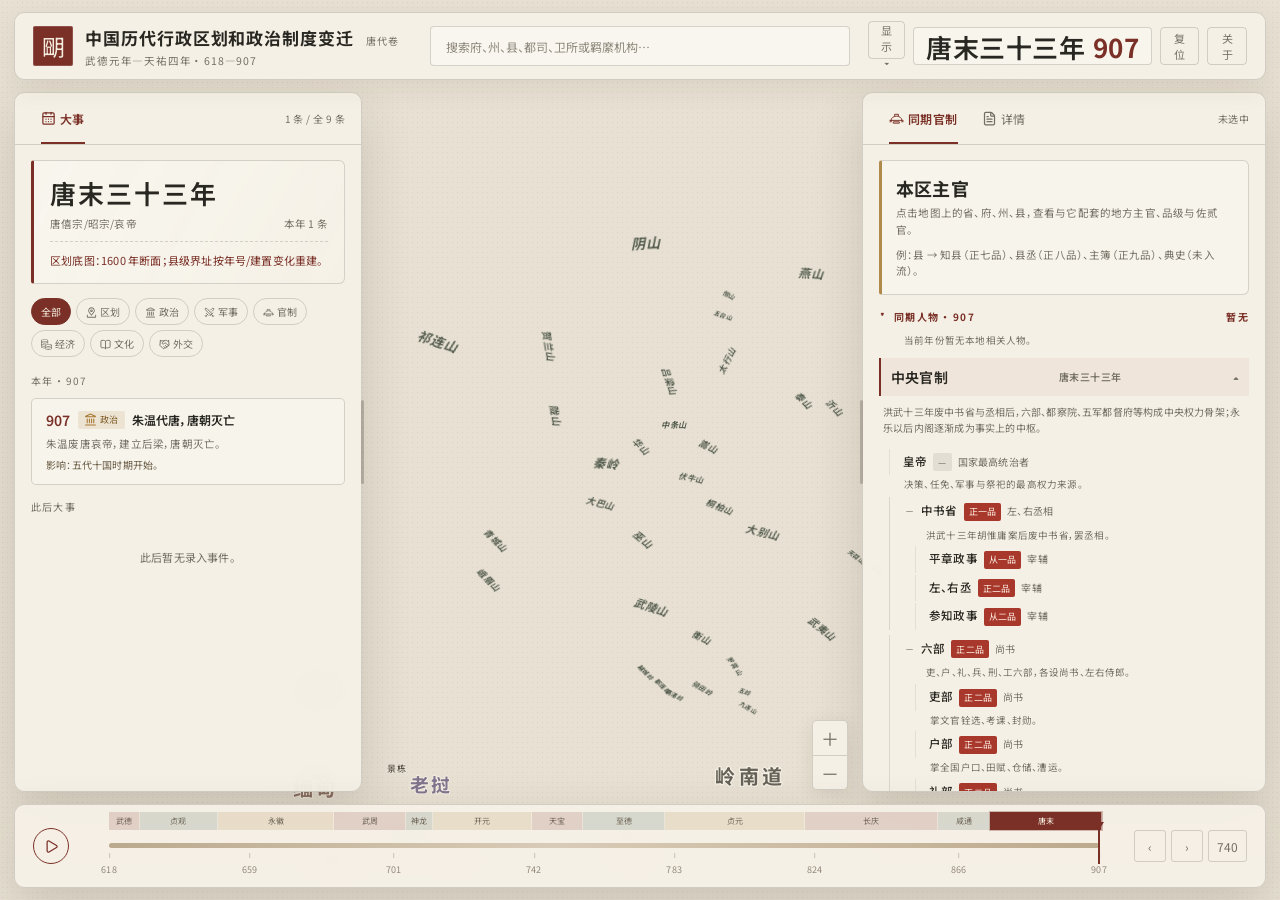
<file: app/tang.html>
<!doctype html>
<html lang="zh-CN">
<head>
  <meta charset="utf-8" />
  <meta name="viewport" content="width=device-width, initial-scale=1" />
  <title>中国历代行政区划和政治制度变迁 · 唐代卷</title>
  <link rel="preconnect" href="https://fonts.googleapis.com" />
  <link rel="preconnect" href="https://fonts.gstatic.com" crossorigin />
  <link href="https://fonts.googleapis.com/css2?family=Noto+Sans+SC:wght@400;500;600&family=Noto+Serif+SC:wght@400;600;700&display=swap" rel="stylesheet" />
  <link rel="stylesheet" href="vendor/maplibre-gl.css" />
  <link rel="stylesheet" href="styles.css" />
</head>
<body>
  <main class="app-shell">
    <div id="map" aria-label="明代历史地图"></div>
    <div id="map-labels" aria-hidden="true"></div>

    <header class="topbar">
      <div class="brand">
        <button id="btn-chapters" class="seal" type="button" title="切换朝代章节">唐</button>
        <div class="brand-text">
          <h1>中国历代行政区划和政治制度变迁 <span>唐代卷</span></h1>
          <p>武德元年—天祐四年 · 618—907</p>
        </div>
      </div>

      <div class="search-wrap">
        <input id="search" class="search-input" type="search" autocomplete="off" placeholder="搜索府、州、县、都司、卫所或羁縻机构…" aria-label="搜索历史地名" />
        <div id="search-results" class="search-results" hidden></div>
      </div>

      <div class="topbar-actions">
        <div class="display-wrap">
          <button id="btn-display" class="icon-text-btn" type="button" aria-expanded="false">显示 <span>▾</span></button>
          <div id="display-menu" class="display-menu" hidden>
            <div class="display-group__title">地图图层</div>
            <label title="1600 年重建轮廓"><input type="checkbox" data-display="national" checked /> 全国疆域示意</label>
            <label title="布政使司 / 留都"><input type="checkbox" data-display="provinces" checked /> 省级区划</label>
            <label title="府州界用 CHGIS；县名与治所保留"><input type="checkbox" data-display="admin" checked /> 府州县治所</label>
            <label title="行都司、卫所、宣慰司等特殊辖区"><input type="checkbox" data-display="special" checked /> 军事/羁縻辖区</label>
            <label title="蒙古、后金、乌思藏等"><input type="checkbox" data-display="neighbors" checked /> 周边少数民族政权</label>
            <label title="769 个军事单元"><input type="checkbox" data-display="military" /> 都司卫所</label>
            <label title="701 个特殊治理单元"><input type="checkbox" data-display="jimi" /> 土司/羁縻</label>
            <span class="display-sep"></span>
            <label title="虚线叠加，便于定位"><input type="checkbox" data-display="modern" checked /> 今省界</label>
            <label title="小山峰排列与历史山名"><input type="checkbox" data-display="mountains" checked /> 山脉</label>
            <label title="有坐标的重大事件"><input type="checkbox" data-display="events" checked /> 事件标记</label>
            <div class="display-group__title">地名标签</div>
            <label title="随缩放逐级显示（总开关）"><input type="checkbox" data-display="labels" checked /> 地名标签</label>
            <label><input type="checkbox" data-display="province" checked /> 省名</label>
            <label><input type="checkbox" data-display="prefecture" checked /> 府名</label>
            <label><input type="checkbox" data-display="department" checked /> 州名</label>
            <label><input type="checkbox" data-display="county" checked /> 县名</label>
          </div>
        </div>
        <div id="year-chip" class="year-chip"><span id="year-chip-era">万历二十八年</span><strong id="year-chip-year">1600</strong></div>
        <button id="btn-reset" class="icon-text-btn" type="button" title="复位视图">复位</button>
        <button id="btn-about" class="icon-text-btn" type="button">关于</button>
      </div>
    </header>

    <aside class="panel left-panel" aria-label="事件与图层">
      <div class="panel-head">
        <div class="tabs" role="tablist">
          <button id="tab-events" class="tab is-active" type="button" data-tab="events" role="tab">大事</button>
        </div>
        <span id="event-count" class="panel-count">—</span>
      </div>

      <section id="events-view" class="panel-view">
        <div class="year-summary">
          <div class="year-summary__era" id="year-era">万历二十八年</div>
          <div class="year-summary__meta"><span id="year-emperor">明神宗 · 朱翊钧</span><span id="year-events-count">本年 0 条</span></div>
          <div class="year-summary__admin" id="year-admin-note" hidden></div>
        </div>
        <div class="filter-row" id="event-filters" role="group" aria-label="事件筛选">
          <button class="filter-chip is-active" type="button" data-filter="all">全部</button>
          <button class="filter-chip" type="button" data-filter="区划">区划</button>
          <button class="filter-chip" type="button" data-filter="政治">政治</button>
          <button class="filter-chip" type="button" data-filter="军事">军事</button>
          <button class="filter-chip" type="button" data-filter="官制">官制</button>
        </div>
        <div id="event-list" class="event-list"></div>
      </section>

    </aside>
    <div class="panel-resizer panel-resizer--left" data-panel="left" title="拖动调整左栏宽度"></div>

    <aside class="panel right-panel" aria-label="官制与详情">
      <div class="panel-head">
        <div class="tabs" role="tablist">
          <button id="tab-officialdom" class="tab is-active" type="button" data-tab="officialdom" role="tab">同期官制</button>
          <button id="tab-detail" class="tab" type="button" data-tab="detail" role="tab">详情</button>
        </div>
        <span class="panel-count" id="selection-count">未选中</span>
      </div>

      <section id="officialdom-view" class="panel-view">
        <div id="local-chief" class="local-chief-card"></div>
        <div id="figures-panel" class="figures-panel"></div>
        <div id="officialdom-tree" class="officialdom-tree"></div>
      </section>

      <section id="detail-view" class="panel-view" hidden>
        <div id="detail-content" class="detail-content empty-state">
          <div class="empty-mark">舆</div>
          <p>点击地图上的府、州、县，或搜索地名，查看它的层级、户口服赋与上下级关系。</p>
        </div>
      </section>
    </aside>
    <div class="panel-resizer panel-resizer--right" data-panel="right" title="拖动调整右栏宽度"></div>

    <div class="map-controls" aria-label="地图控制">
      <button id="btn-zoom-in" type="button" title="放大">＋</button>
      <button id="btn-zoom-out" type="button" title="缩小">－</button>
    </div>

    <footer class="timeline">
      <div class="timeline-left">
        <button id="btn-play" class="play-btn" type="button" aria-label="播放时间轴"><span>▶</span></button>
      </div>
      <div class="timeline-main">
        <div id="timeline-eras" class="timeline-eras" aria-label="年号分段"></div>
        <div class="timeline-track-wrap">
          <div id="timeline-pointer" class="timeline-pointer"></div>
          <div id="timeline-markers" class="timeline-markers"></div>
          <input id="year-range" type="range" min="618" max="907" value="740" step="1" aria-label="年份" />
        </div>
        <div id="timeline-ticks" class="timeline-ticks"></div>
      </div>
      <div class="timeline-right">
        <button id="btn-prev" type="button" title="上一年">‹</button>
        <button id="btn-next" type="button" title="下一年">›</button>
        <button id="btn-year-1600" type="button" title="回到 740 年">740</button>
      </div>
    </footer>

    <div id="toast" class="toast" hidden></div>

    <dialog id="figure-dialog" class="figure-dialog">
      <button id="btn-figure-close" class="dialog-close" type="button" aria-label="关闭">×</button>
      <div id="figure-dialog-body"></div>
    </dialog>

    <dialog id="about-dialog" class="about-dialog">
      <button id="btn-about-close" class="dialog-close" type="button" aria-label="关闭">×</button>
      <h2>关于这个项目</h2>
      <p><b>中国历代行政区划和政治制度变迁 · 唐代卷</b> 是一个“可拖动年份 + 府州縣层级 + 同期官制”的交互地图，界面和数据组织参考了开源项目 <b>历史地图计划 / 大明舆图</b>。</p>
      <p>县级面采用“1600 年县治点位 + 现代县界轮廓”进行视觉重建；时间轴按历史节点切换，并在云南建省、贵州建省、郧阳设府等关键节点切换快照。它不是逐县逐年的历史考证边界，页面会在年份卡片中标注当前快照。</p>
      <p>数据来源：历史地图计划（非商业学术研究与教育使用许可）；官制与事件据《明史》及相关年表整理，原型阶段仍待逐条校订。</p>
      <h3>友情链接</h3>
      <p class="friendly-links"><a href="https://chronotabula.inkore.ink/" target="_blank" rel="noopener">历史地图计划 / 大明舆图</a><a href="https://deanchen.me/jiangshan-map/" target="_blank" rel="noopener">江山时序 · 中国历史地图时间轴</a></p>
      <p class="muted">历史示意图，非现代行政地图；不作为导航、测绘或主权表达依据。</p>
    </dialog>

    <dialog id="chapter-switch-dialog" class="chapter-switch-dialog">
      <button id="btn-chapter-switch-close" class="dialog-close" type="button" aria-label="关闭">×</button>
      <h2>选择朝代章节</h2>
      <div id="chapter-switch-grid" class="chapter-switch-grid"></div>
    </dialog>
  </main>

  <script>
    window.__ERRORS__ = [];
    window.addEventListener("error", (event) => window.__ERRORS__.push(`${event.message} @ ${event.filename}:${event.lineno}`));
    window.addEventListener("unhandledrejection", (event) => window.__ERRORS__.push(`Promise: ${event.reason}`));
  </script>
  <script src="data/reference-data.js"></script>
  <script src="data/heyyybingo-territories.js"></script>
  <script src="data/world-1600-east-asia.js"></script>
  <script src="data/tang-data.js"></script>
  <script src="data/tang-events.js"></script>
  <script src="data/officialdom.js"></script>
  <script src="data/tang-boundaries.js"></script>
  <script src="data/tang-chgis.js"></script>
  <script src="data/mountains.js"></script>
  <script src="data/tang-figures.js"></script>
  <script src="data/modern-china.js"></script>
  <script src="data/world-base-1600.js"></script>
  <script src="data/icons.js"></script>
  <script src="data/chapters.js"></script>
  <script src="vendor/maplibre-gl.js"></script>
  <script src="data/tang-config.js"></script>
  <script>
window.__DYNASTY__ = "tang";
window.__DEFAULT_YEAR__ = 740;
window.__YEAR_MIN__ = 618;
window.__YEAR_MAX__ = 907;
window.__ERAS__ = [
  { from: 618, to: 626, era: "武德", emperor: "唐高祖 · 李渊" },
  { from: 627, to: 649, era: "贞观", emperor: "唐太宗 · 李世民" },
  { from: 650, to: 683, era: "永徽", emperor: "唐高宗 · 李治" },
  { from: 684, to: 704, era: "武周", emperor: "武则天" },
  { from: 705, to: 712, era: "神龙", emperor: "唐中宗/睿宗" },
  { from: 713, to: 741, era: "开元", emperor: "唐玄宗 · 李隆基" },
  { from: 742, to: 756, era: "天宝", emperor: "唐玄宗 · 李隆基" },
  { from: 756, to: 779, era: "至德", emperor: "唐肃宗/代宗" },
  { from: 780, to: 820, era: "贞元", emperor: "唐德宗/顺宗/宪宗" },
  { from: 821, to: 859, era: "长庆", emperor: "唐穆宗至宣宗" },
  { from: 860, to: 874, era: "咸通", emperor: "唐懿宗" },
  { from: 875, to: 907, era: "唐末", emperor: "唐僖宗/昭宗/哀帝" }
];
window.__MAJOR_EVENT_IDS__ = ["618-founding", "626-xuanwu", "690-zhou", "713-kaiyuan", "755-anlushan", "780-liangshui", "875-huangchao", "907-fall"];

  </script>
  <script src="app.js"></script>
</body>
</html>
</file>
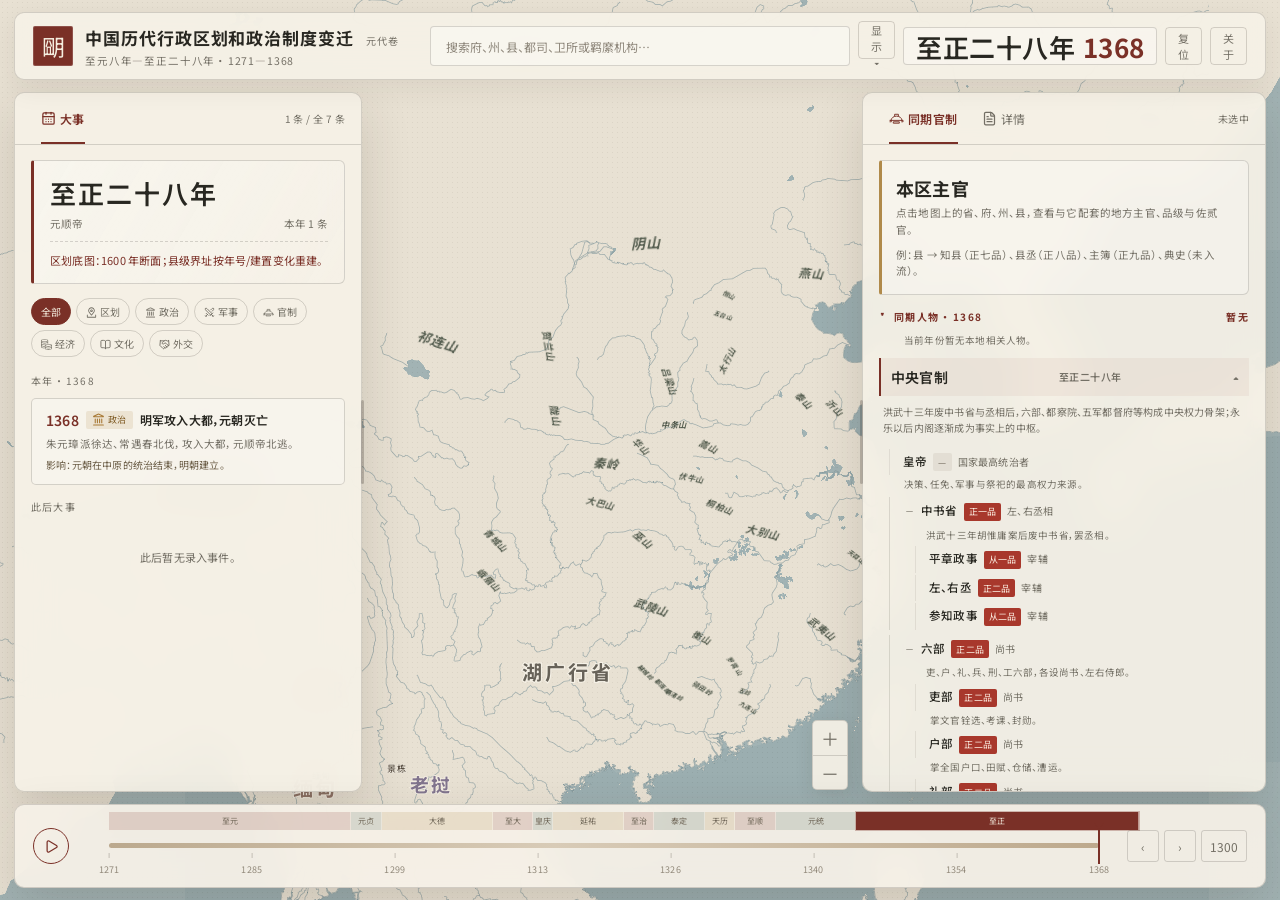
<file: app/yuan.html>
<!doctype html>
<html lang="zh-CN">
<head>
  <meta charset="utf-8" />
  <meta name="viewport" content="width=device-width, initial-scale=1" />
  <title>中国历代行政区划和政治制度变迁 · 元代卷</title>
  <link rel="preconnect" href="https://fonts.googleapis.com" />
  <link rel="preconnect" href="https://fonts.gstatic.com" crossorigin />
  <link href="https://fonts.googleapis.com/css2?family=Noto+Sans+SC:wght@400;500;600&family=Noto+Serif+SC:wght@400;600;700&display=swap" rel="stylesheet" />
  <link rel="stylesheet" href="vendor/maplibre-gl.css" />
  <link rel="stylesheet" href="styles.css" />
</head>
<body>
  <main class="app-shell">
    <div id="map" aria-label="明代历史地图"></div>
    <div id="map-labels" aria-hidden="true"></div>

    <header class="topbar">
      <div class="brand">
        <button id="btn-chapters" class="seal" type="button" title="切换朝代章节">元</button>
        <div class="brand-text">
          <h1>中国历代行政区划和政治制度变迁 <span>元代卷</span></h1>
          <p>至元八年—至正二十八年 · 1271—1368</p>
        </div>
      </div>

      <div class="search-wrap">
        <input id="search" class="search-input" type="search" autocomplete="off" placeholder="搜索府、州、县、都司、卫所或羁縻机构…" aria-label="搜索历史地名" />
        <div id="search-results" class="search-results" hidden></div>
      </div>

      <div class="topbar-actions">
        <div class="display-wrap">
          <button id="btn-display" class="icon-text-btn" type="button" aria-expanded="false">显示 <span>▾</span></button>
          <div id="display-menu" class="display-menu" hidden>
            <div class="display-group__title">地图图层</div>
            <label title="1600 年重建轮廓"><input type="checkbox" data-display="national" checked /> 全国疆域示意</label>
            <label title="布政使司 / 留都"><input type="checkbox" data-display="provinces" checked /> 省级区划</label>
            <label title="府州界用 CHGIS；县名与治所保留"><input type="checkbox" data-display="admin" checked /> 府州县治所</label>
            <label title="行都司、卫所、宣慰司等特殊辖区"><input type="checkbox" data-display="special" checked /> 军事/羁縻辖区</label>
            <label title="蒙古、后金、乌思藏等"><input type="checkbox" data-display="neighbors" checked /> 周边少数民族政权</label>
            <label title="769 个军事单元"><input type="checkbox" data-display="military" /> 都司卫所</label>
            <label title="701 个特殊治理单元"><input type="checkbox" data-display="jimi" /> 土司/羁縻</label>
            <span class="display-sep"></span>
            <label title="虚线叠加，便于定位"><input type="checkbox" data-display="modern" checked /> 今省界</label>
            <label title="小山峰排列与历史山名"><input type="checkbox" data-display="mountains" checked /> 山脉</label>
            <label title="有坐标的重大事件"><input type="checkbox" data-display="events" checked /> 事件标记</label>
            <div class="display-group__title">地名标签</div>
            <label title="随缩放逐级显示（总开关）"><input type="checkbox" data-display="labels" checked /> 地名标签</label>
            <label><input type="checkbox" data-display="province" checked /> 省名</label>
            <label><input type="checkbox" data-display="prefecture" checked /> 府名</label>
            <label><input type="checkbox" data-display="department" checked /> 州名</label>
            <label><input type="checkbox" data-display="county" checked /> 县名</label>
          </div>
        </div>
        <div id="year-chip" class="year-chip"><span id="year-chip-era">万历二十八年</span><strong id="year-chip-year">1600</strong></div>
        <button id="btn-reset" class="icon-text-btn" type="button" title="复位视图">复位</button>
        <button id="btn-about" class="icon-text-btn" type="button">关于</button>
      </div>
    </header>

    <aside class="panel left-panel" aria-label="事件与图层">
      <div class="panel-head">
        <div class="tabs" role="tablist">
          <button id="tab-events" class="tab is-active" type="button" data-tab="events" role="tab">大事</button>
        </div>
        <span id="event-count" class="panel-count">—</span>
      </div>

      <section id="events-view" class="panel-view">
        <div class="year-summary">
          <div class="year-summary__era" id="year-era">万历二十八年</div>
          <div class="year-summary__meta"><span id="year-emperor">明神宗 · 朱翊钧</span><span id="year-events-count">本年 0 条</span></div>
          <div class="year-summary__admin" id="year-admin-note" hidden></div>
        </div>
        <div class="filter-row" id="event-filters" role="group" aria-label="事件筛选">
          <button class="filter-chip is-active" type="button" data-filter="all">全部</button>
          <button class="filter-chip" type="button" data-filter="区划">区划</button>
          <button class="filter-chip" type="button" data-filter="政治">政治</button>
          <button class="filter-chip" type="button" data-filter="军事">军事</button>
          <button class="filter-chip" type="button" data-filter="官制">官制</button>
        </div>
        <div id="event-list" class="event-list"></div>
      </section>

    </aside>
    <div class="panel-resizer panel-resizer--left" data-panel="left" title="拖动调整左栏宽度"></div>

    <aside class="panel right-panel" aria-label="官制与详情">
      <div class="panel-head">
        <div class="tabs" role="tablist">
          <button id="tab-officialdom" class="tab is-active" type="button" data-tab="officialdom" role="tab">同期官制</button>
          <button id="tab-detail" class="tab" type="button" data-tab="detail" role="tab">详情</button>
        </div>
        <span class="panel-count" id="selection-count">未选中</span>
      </div>

      <section id="officialdom-view" class="panel-view">
        <div id="local-chief" class="local-chief-card"></div>
        <div id="figures-panel" class="figures-panel"></div>
        <div id="officialdom-tree" class="officialdom-tree"></div>
      </section>

      <section id="detail-view" class="panel-view" hidden>
        <div id="detail-content" class="detail-content empty-state">
          <div class="empty-mark">舆</div>
          <p>点击地图上的府、州、县，或搜索地名，查看它的层级、户口服赋与上下级关系。</p>
        </div>
      </section>
    </aside>
    <div class="panel-resizer panel-resizer--right" data-panel="right" title="拖动调整右栏宽度"></div>

    <div class="map-controls" aria-label="地图控制">
      <button id="btn-zoom-in" type="button" title="放大">＋</button>
      <button id="btn-zoom-out" type="button" title="缩小">－</button>
    </div>

    <footer class="timeline">
      <div class="timeline-left">
        <button id="btn-play" class="play-btn" type="button" aria-label="播放时间轴"><span>▶</span></button>
      </div>
      <div class="timeline-main">
        <div id="timeline-eras" class="timeline-eras" aria-label="年号分段"></div>
        <div class="timeline-track-wrap">
          <div id="timeline-pointer" class="timeline-pointer"></div>
          <div id="timeline-markers" class="timeline-markers"></div>
          <input id="year-range" type="range" min="1271" max="1368" value="1300" step="1" aria-label="年份" />
        </div>
        <div id="timeline-ticks" class="timeline-ticks"></div>
      </div>
      <div class="timeline-right">
        <button id="btn-prev" type="button" title="上一年">‹</button>
        <button id="btn-next" type="button" title="下一年">›</button>
        <button id="btn-year-1600" type="button" title="回到 1300 年">1300</button>
      </div>
    </footer>

    <div id="toast" class="toast" hidden></div>

    <dialog id="figure-dialog" class="figure-dialog">
      <button id="btn-figure-close" class="dialog-close" type="button" aria-label="关闭">×</button>
      <div id="figure-dialog-body"></div>
    </dialog>

    <dialog id="about-dialog" class="about-dialog">
      <button id="btn-about-close" class="dialog-close" type="button" aria-label="关闭">×</button>
      <h2>关于这个项目</h2>
      <p><b>中国历代行政区划和政治制度变迁 · 元代卷</b> 是一个“可拖动年份 + 府州縣层级 + 同期官制”的交互地图，界面和数据组织参考了开源项目 <b>历史地图计划 / 大明舆图</b>。</p>
      <p>县级面采用“1600 年县治点位 + 现代县界轮廓”进行视觉重建；时间轴按历史节点切换，并在云南建省、贵州建省、郧阳设府等关键节点切换快照。它不是逐县逐年的历史考证边界，页面会在年份卡片中标注当前快照。</p>
      <p>数据来源：历史地图计划（非商业学术研究与教育使用许可）；官制与事件据《明史》及相关年表整理，原型阶段仍待逐条校订。</p>
      <h3>友情链接</h3>
      <p class="friendly-links"><a href="https://chronotabula.inkore.ink/" target="_blank" rel="noopener">历史地图计划 / 大明舆图</a><a href="https://deanchen.me/jiangshan-map/" target="_blank" rel="noopener">江山时序 · 中国历史地图时间轴</a></p>
      <p class="muted">历史示意图，非现代行政地图；不作为导航、测绘或主权表达依据。</p>
    </dialog>

    <dialog id="chapter-switch-dialog" class="chapter-switch-dialog">
      <button id="btn-chapter-switch-close" class="dialog-close" type="button" aria-label="关闭">×</button>
      <h2>选择朝代章节</h2>
      <div id="chapter-switch-grid" class="chapter-switch-grid"></div>
    </dialog>
  </main>

  <script>
    window.__ERRORS__ = [];
    window.addEventListener("error", (event) => window.__ERRORS__.push(`${event.message} @ ${event.filename}:${event.lineno}`));
    window.addEventListener("unhandledrejection", (event) => window.__ERRORS__.push(`Promise: ${event.reason}`));
  </script>
  <script src="data/reference-data.js"></script>
  <script src="data/heyyybingo-territories.js"></script>
  <script src="data/world-1600-east-asia.js"></script>
  <script src="data/yuan-data.js"></script>
  <script src="data/yuan-events.js"></script>
  <script src="data/officialdom.js"></script>
  <script src="data/yuan-boundaries.js"></script>
  <script src="data/yuan-chgis.js"></script>
  <script src="data/mountains.js"></script>
  <script src="data/yuan-figures.js"></script>
  <script src="data/modern-china.js"></script>
  <script src="data/world-base-1600.js"></script>
  <script src="data/icons.js"></script>
  <script src="data/chapters.js"></script>
  <script src="vendor/maplibre-gl.js"></script>
  <script src="data/yuan-config.js"></script>
  <script>
window.__DYNASTY__ = "yuan";
window.__DEFAULT_YEAR__ = 1300;
window.__YEAR_MIN__ = 1271;
window.__YEAR_MAX__ = 1368;
window.__ERAS__ = [
  { from: 1271, to: 1294, era: "至元", emperor: "元世祖 · 忽必烈" },
  { from: 1295, to: 1297, era: "元贞", emperor: "元成宗 · 铁穆耳" },
  { from: 1297, to: 1307, era: "大德", emperor: "元成宗 · 铁穆耳" },
  { from: 1308, to: 1311, era: "至大", emperor: "元武宗 · 海山" },
  { from: 1312, to: 1313, era: "皇庆", emperor: "元仁宗 · 爱育黎拔力八达" },
  { from: 1314, to: 1320, era: "延祐", emperor: "元仁宗" },
  { from: 1321, to: 1323, era: "至治", emperor: "元英宗 · 硕德八剌" },
  { from: 1324, to: 1328, era: "泰定", emperor: "元泰定帝" },
  { from: 1328, to: 1330, era: "天历", emperor: "元文宗" },
  { from: 1330, to: 1333, era: "至顺", emperor: "元文宗/宁宗" },
  { from: 1333, to: 1340, era: "元统", emperor: "元顺帝 · 妥懽帖睦尔" },
  { from: 1341, to: 1368, era: "至正", emperor: "元顺帝" }
];
window.__MAJOR_EVENT_IDS__ = ["1271-founding", "1276-linan", "1279-yashan", "1281-japan", "1351-red-turban", "1368-fall"];

  </script>
  <script src="app.js"></script>
</body>
</html>
</file>
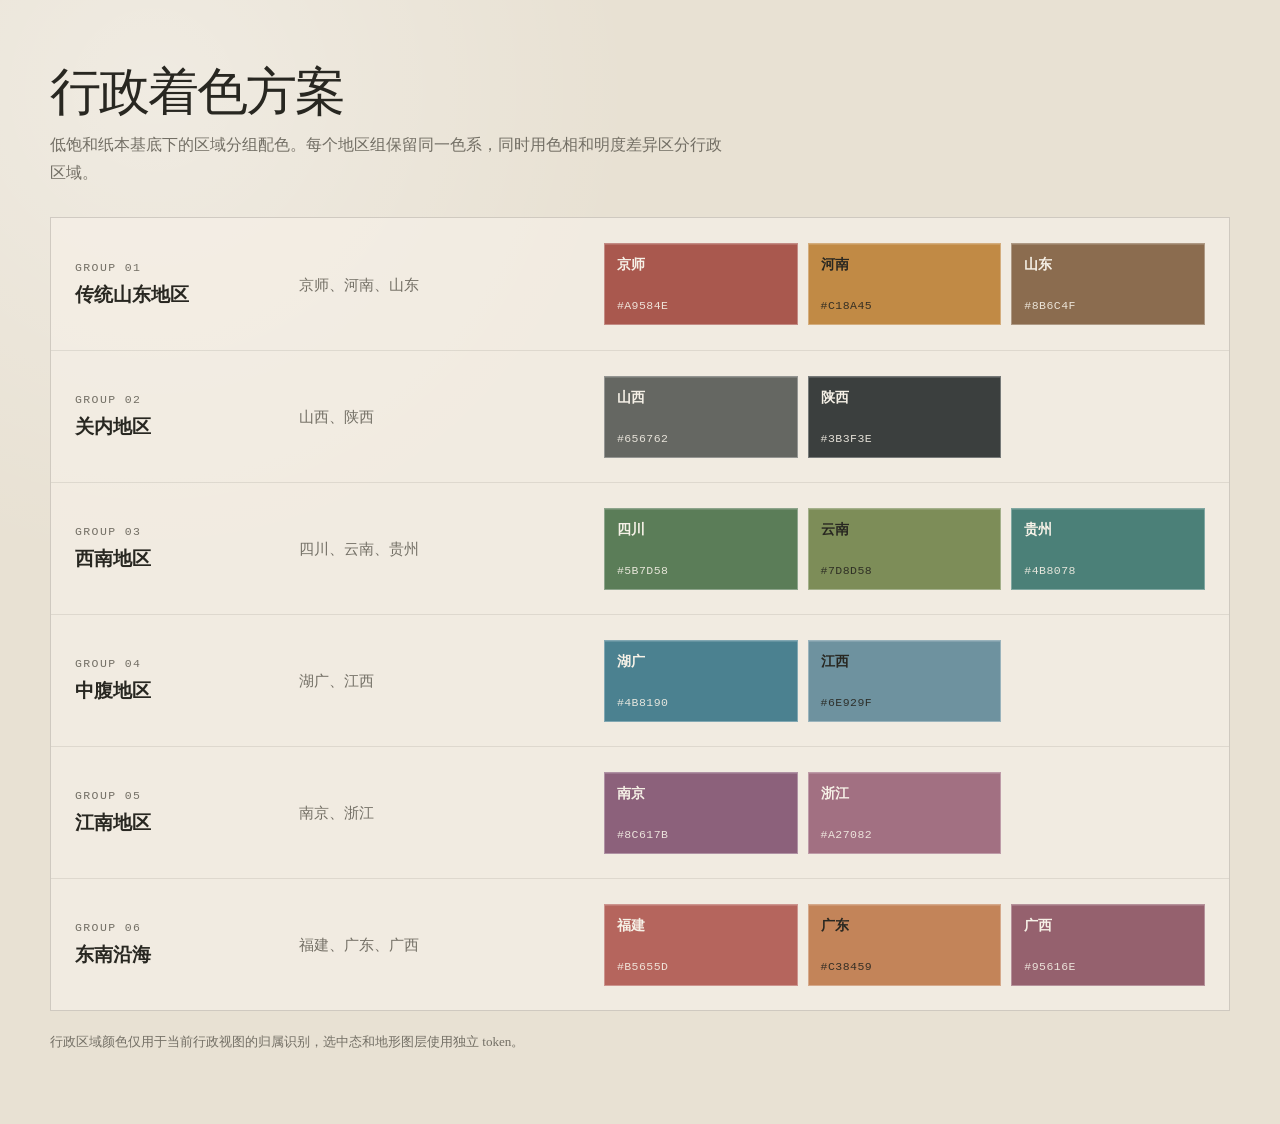
<file: vendor/historical-map-project/palette-preview.html>
<!doctype html>
<html lang="zh-CN">
  <head>
    <meta charset="UTF-8" />
    <meta name="viewport" content="width=device-width, initial-scale=1" />
    <title>历史地图行政着色方案</title>
    <style>
      :root {
        color-scheme: light;
        --paper: #e8e1d3;
        --paper-light: #f6f1e7;
        --ink: #282721;
        --muted-ink: #736f65;
        --border: rgba(54, 49, 40, 0.18);
        --separator: rgba(54, 49, 40, 0.1);
      }

      * {
        box-sizing: border-box;
      }

      body {
        min-width: 320px;
        margin: 0;
        color: var(--ink);
        background:
          radial-gradient(circle at 12% 8%, rgba(255, 255, 255, 0.34), transparent 30rem),
          var(--paper);
        font-family: Georgia, "Noto Serif SC", "Source Han Serif SC", serif;
      }

      main {
        width: min(1180px, calc(100% - 40px));
        margin: 0 auto;
        padding: 64px 0 72px;
      }

      header {
        max-width: 680px;
        margin-bottom: 30px;
      }

      h1 {
        margin: 0 0 12px;
        font-size: clamp(2rem, 4vw, 3.4rem);
        font-weight: 500;
        letter-spacing: -0.04em;
        line-height: 1.08;
      }

      header p {
        margin: 0;
        color: var(--muted-ink);
        font-size: 1rem;
        line-height: 1.75;
      }

      .palette-list {
        overflow: hidden;
        border: 1px solid var(--border);
        background: rgba(246, 241, 231, 0.68);
      }

      .palette-row {
        display: grid;
        grid-template-columns: minmax(150px, 1fr) minmax(210px, 1.4fr) minmax(380px, 3fr);
        gap: 24px;
        align-items: center;
        min-height: 132px;
        padding: 22px 24px;
      }

      .palette-row + .palette-row {
        border-top: 1px solid var(--separator);
      }

      .group-name {
        margin: 0;
        font-size: 1.2rem;
        font-weight: 600;
        line-height: 1.35;
      }

      .group-index {
        display: block;
        margin-bottom: 8px;
        color: var(--muted-ink);
        font-family: ui-monospace, SFMono-Regular, Menlo, Consolas, monospace;
        font-size: 0.72rem;
        letter-spacing: 0.12em;
        text-transform: uppercase;
      }

      .regions {
        margin: 0;
        color: var(--muted-ink);
        font-size: 0.95rem;
        line-height: 1.65;
      }

      .swatches {
        display: grid;
        grid-template-columns: repeat(3, minmax(100px, 1fr));
        gap: 10px;
      }

      .swatch {
        display: flex;
        min-height: 82px;
        flex-direction: column;
        justify-content: space-between;
        padding: 12px;
        border: 1px solid rgba(255, 255, 255, 0.3);
        color: var(--swatch-ink, #f6f1e7);
        background: var(--swatch-color);
        box-shadow: inset 0 1px 0 rgba(255, 255, 255, 0.14);
      }

      .swatch-name {
        font-size: 0.86rem;
        font-weight: 600;
      }

      .swatch-code {
        font-family: ui-monospace, SFMono-Regular, Menlo, Consolas, monospace;
        font-size: 0.72rem;
        letter-spacing: 0.04em;
        opacity: 0.9;
      }

      footer {
        margin-top: 20px;
        color: var(--muted-ink);
        font-size: 0.82rem;
        line-height: 1.6;
      }

      @media (max-width: 860px) {
        main {
          width: min(100% - 28px, 680px);
          padding-top: 40px;
        }

        .palette-row {
          grid-template-columns: 1fr 1fr;
        }

        .swatches {
          grid-column: 1 / -1;
        }
      }

      @media (max-width: 520px) {
        main {
          width: min(100% - 20px, 420px);
        }

        .palette-row {
          grid-template-columns: 1fr;
          gap: 14px;
          padding: 20px 16px;
        }

        .swatches {
          grid-column: auto;
          grid-template-columns: repeat(2, minmax(0, 1fr));
        }
      }
    </style>
  </head>
  <body>
    <main>
      <header>
        <h1>行政着色方案</h1>
        <p>低饱和纸本基底下的区域分组配色。每个地区组保留同一色系，同时用色相和明度差异区分行政区域。</p>
      </header>

      <section id="palette-list" class="palette-list" aria-label="行政区域配色列表"></section>

      <footer>行政区域颜色仅用于当前行政视图的归属识别，选中态和地形图层使用独立 token。</footer>
    </main>

    <script>
      const paletteGroups = [
        {
          name: "传统山东地区",
          regions: "京师、河南、山东",
          colors: [
            { name: "京师", code: "#A9584E", ink: "#F6F1E7" },
            { name: "河南", code: "#C18A45", ink: "#282721" },
            { name: "山东", code: "#8B6C4F", ink: "#F6F1E7" },
          ],
        },
        {
          name: "关内地区",
          regions: "山西、陕西",
          colors: [
            { name: "山西", code: "#656762", ink: "#F6F1E7" },
            { name: "陕西", code: "#3B3F3E", ink: "#F6F1E7" },
          ],
        },
        {
          name: "西南地区",
          regions: "四川、云南、贵州",
          colors: [
            { name: "四川", code: "#5B7D58", ink: "#F6F1E7" },
            { name: "云南", code: "#7D8D58", ink: "#282721" },
            { name: "贵州", code: "#4B8078", ink: "#F6F1E7" },
          ],
        },
        {
          name: "中腹地区",
          regions: "湖广、江西",
          colors: [
            { name: "湖广", code: "#4B8190", ink: "#F6F1E7" },
            { name: "江西", code: "#6E929F", ink: "#282721" },
          ],
        },
        {
          name: "江南地区",
          regions: "南京、浙江",
          colors: [
            { name: "南京", code: "#8C617B", ink: "#F6F1E7" },
            { name: "浙江", code: "#A27082", ink: "#F6F1E7" },
          ],
        },
        {
          name: "东南沿海",
          regions: "福建、广东、广西",
          colors: [
            { name: "福建", code: "#B5655D", ink: "#F6F1E7" },
            { name: "广东", code: "#C38459", ink: "#282721" },
            { name: "广西", code: "#95616E", ink: "#F6F1E7" },
          ],
        },
      ];

      const paletteList = document.querySelector("#palette-list");

      paletteGroups.forEach((group, index) => {
        const row = document.createElement("article");
        row.className = "palette-row";
        row.innerHTML = `
          <div>
            <span class="group-index">Group ${String(index + 1).padStart(2, "0")}</span>
            <h2 class="group-name">${group.name}</h2>
          </div>
          <p class="regions">${group.regions}</p>
          <div class="swatches" aria-label="${group.name}色号"></div>
        `;

        const swatches = row.querySelector(".swatches");
        group.colors.forEach((color) => {
          const swatch = document.createElement("div");
          swatch.className = "swatch";
          swatch.style.setProperty("--swatch-color", color.code);
          swatch.style.setProperty("--swatch-ink", color.ink);
          swatch.innerHTML = `
            <span class="swatch-name">${color.name}</span>
            <span class="swatch-code">${color.code}</span>
          `;
          swatches.appendChild(swatch);
        });

        paletteList.appendChild(row);
      });
    </script>
  </body>
</html>
</file>
<file: app/vendor/maplibre-gl.css>
.maplibregl-map{font:12px/20px Helvetica Neue,Arial,Helvetica,sans-serif;overflow:hidden;position:relative;-webkit-tap-highlight-color:rgb(0,0,0,0)}.maplibregl-canvas{left:0;position:absolute;top:0}.maplibregl-map:fullscreen{height:100%;width:100%}.maplibregl-ctrl-group button.maplibregl-ctrl-compass{touch-action:none}.maplibregl-canvas-container.maplibregl-interactive,.maplibregl-ctrl-group button.maplibregl-ctrl-compass{cursor:grab;-webkit-user-select:none;-moz-user-select:none;user-select:none}.maplibregl-canvas-container.maplibregl-interactive.maplibregl-track-pointer{cursor:pointer}.maplibregl-canvas-container.maplibregl-interactive:active,.maplibregl-ctrl-group button.maplibregl-ctrl-compass:active{cursor:grabbing}.maplibregl-canvas-container.maplibregl-touch-zoom-rotate,.maplibregl-canvas-container.maplibregl-touch-zoom-rotate .maplibregl-canvas{touch-action:pan-x pan-y}.maplibregl-canvas-container.maplibregl-touch-drag-pan,.maplibregl-canvas-container.maplibregl-touch-drag-pan .maplibregl-canvas{touch-action:pinch-zoom}.maplibregl-canvas-container.maplibregl-touch-zoom-rotate.maplibregl-touch-drag-pan,.maplibregl-canvas-container.maplibregl-touch-zoom-rotate.maplibregl-touch-drag-pan .maplibregl-canvas{touch-action:none}.maplibregl-canvas-container.maplibregl-touch-drag-pan.maplibregl-cooperative-gestures,.maplibregl-canvas-container.maplibregl-touch-drag-pan.maplibregl-cooperative-gestures .maplibregl-canvas{touch-action:pan-x pan-y}.maplibregl-ctrl-bottom-left,.maplibregl-ctrl-bottom-right,.maplibregl-ctrl-top-left,.maplibregl-ctrl-top-right{pointer-events:none;position:absolute;z-index:2}.maplibregl-ctrl-top-left{left:0;top:0}.maplibregl-ctrl-top-right{right:0;top:0}.maplibregl-ctrl-bottom-left{bottom:0;left:0}.maplibregl-ctrl-bottom-right{bottom:0;right:0}.maplibregl-ctrl{clear:both;pointer-events:auto;transform:translate(0)}.maplibregl-ctrl-top-left .maplibregl-ctrl{float:left;margin:10px 0 0 10px}.maplibregl-ctrl-top-right .maplibregl-ctrl{float:right;margin:10px 10px 0 0}.maplibregl-ctrl-bottom-left .maplibregl-ctrl{float:left;margin:0 0 10px 10px}.maplibregl-ctrl-bottom-right .maplibregl-ctrl{float:right;margin:0 10px 10px 0}.maplibregl-ctrl-group{background:#fff;border-radius:4px}.maplibregl-ctrl-group:not(:empty){box-shadow:0 0 0 2px rgba(0,0,0,.1)}@media (forced-colors:active){.maplibregl-ctrl-group:not(:empty){box-shadow:0 0 0 2px ButtonText}}.maplibregl-ctrl-group button{background-color:transparent;border:0;box-sizing:border-box;cursor:pointer;display:block;height:29px;outline:none;padding:0;width:29px}.maplibregl-ctrl-group button+button{border-top:1px solid #ddd}.maplibregl-ctrl button .maplibregl-ctrl-icon{background-position:50%;background-repeat:no-repeat;display:block;height:100%;width:100%}@media (forced-colors:active){.maplibregl-ctrl-icon{background-color:transparent}.maplibregl-ctrl-group button+button{border-top:1px solid ButtonText}}.maplibregl-ctrl button::-moz-focus-inner{border:0;padding:0}.maplibregl-ctrl-attrib-button:focus,.maplibregl-ctrl-group button:focus{box-shadow:0 0 2px 2px #0096ff}.maplibregl-ctrl button:disabled{cursor:not-allowed}.maplibregl-ctrl button:disabled .maplibregl-ctrl-icon{opacity:.25}@media (hover:hover){.maplibregl-ctrl button:not(:disabled):hover{background-color:rgba(0,0,0,.05)}}.maplibregl-ctrl button:not(:disabled):active{background-color:rgba(0,0,0,.05)}.maplibregl-ctrl-group button:focus:focus-visible{box-shadow:0 0 2px 2px #0096ff}.maplibregl-ctrl-group button:focus:not(:focus-visible){box-shadow:none}.maplibregl-ctrl-group button:focus:first-child{border-radius:4px 4px 0 0}.maplibregl-ctrl-group button:focus:last-child{border-radius:0 0 4px 4px}.maplibregl-ctrl-group button:focus:only-child{border-radius:inherit}.maplibregl-ctrl button.maplibregl-ctrl-zoom-out .maplibregl-ctrl-icon{background-image:url("data:image/svg+xml;charset=utf-8,%3Csvg xmlns='http://www.w3.org/2000/svg' width='29' height='29' fill='%23333' viewBox='0 0 29 29'%3E%3Cpath d='M10 13c-.75 0-1.5.75-1.5 1.5S9.25 16 10 16h9c.75 0 1.5-.75 1.5-1.5S19.75 13 19 13z'/%3E%3C/svg%3E")}.maplibregl-ctrl button.maplibregl-ctrl-zoom-in .maplibregl-ctrl-icon{background-image:url("data:image/svg+xml;charset=utf-8,%3Csvg xmlns='http://www.w3.org/2000/svg' width='29' height='29' fill='%23333' viewBox='0 0 29 29'%3E%3Cpath d='M14.5 8.5c-.75 0-1.5.75-1.5 1.5v3h-3c-.75 0-1.5.75-1.5 1.5S9.25 16 10 16h3v3c0 .75.75 1.5 1.5 1.5S16 19.75 16 19v-3h3c.75 0 1.5-.75 1.5-1.5S19.75 13 19 13h-3v-3c0-.75-.75-1.5-1.5-1.5'/%3E%3C/svg%3E")}@media (forced-colors:active){.maplibregl-ctrl button.maplibregl-ctrl-zoom-out .maplibregl-ctrl-icon{background-image:url("data:image/svg+xml;charset=utf-8,%3Csvg xmlns='http://www.w3.org/2000/svg' width='29' height='29' fill='%23fff' viewBox='0 0 29 29'%3E%3Cpath d='M10 13c-.75 0-1.5.75-1.5 1.5S9.25 16 10 16h9c.75 0 1.5-.75 1.5-1.5S19.75 13 19 13z'/%3E%3C/svg%3E")}.maplibregl-ctrl button.maplibregl-ctrl-zoom-in .maplibregl-ctrl-icon{background-image:url("data:image/svg+xml;charset=utf-8,%3Csvg xmlns='http://www.w3.org/2000/svg' width='29' height='29' fill='%23fff' viewBox='0 0 29 29'%3E%3Cpath d='M14.5 8.5c-.75 0-1.5.75-1.5 1.5v3h-3c-.75 0-1.5.75-1.5 1.5S9.25 16 10 16h3v3c0 .75.75 1.5 1.5 1.5S16 19.75 16 19v-3h3c.75 0 1.5-.75 1.5-1.5S19.75 13 19 13h-3v-3c0-.75-.75-1.5-1.5-1.5'/%3E%3C/svg%3E")}}@media (forced-colors:active) and (prefers-color-scheme:light){.maplibregl-ctrl button.maplibregl-ctrl-zoom-out .maplibregl-ctrl-icon{background-image:url("data:image/svg+xml;charset=utf-8,%3Csvg xmlns='http://www.w3.org/2000/svg' width='29' height='29' viewBox='0 0 29 29'%3E%3Cpath d='M10 13c-.75 0-1.5.75-1.5 1.5S9.25 16 10 16h9c.75 0 1.5-.75 1.5-1.5S19.75 13 19 13z'/%3E%3C/svg%3E")}.maplibregl-ctrl button.maplibregl-ctrl-zoom-in .maplibregl-ctrl-icon{background-image:url("data:image/svg+xml;charset=utf-8,%3Csvg xmlns='http://www.w3.org/2000/svg' width='29' height='29' viewBox='0 0 29 29'%3E%3Cpath d='M14.5 8.5c-.75 0-1.5.75-1.5 1.5v3h-3c-.75 0-1.5.75-1.5 1.5S9.25 16 10 16h3v3c0 .75.75 1.5 1.5 1.5S16 19.75 16 19v-3h3c.75 0 1.5-.75 1.5-1.5S19.75 13 19 13h-3v-3c0-.75-.75-1.5-1.5-1.5'/%3E%3C/svg%3E")}}.maplibregl-ctrl button.maplibregl-ctrl-fullscreen .maplibregl-ctrl-icon{background-image:url("data:image/svg+xml;charset=utf-8,%3Csvg xmlns='http://www.w3.org/2000/svg' width='29' height='29' fill='%23333' viewBox='0 0 29 29'%3E%3Cpath d='M24 16v5.5c0 1.75-.75 2.5-2.5 2.5H16v-1l3-1.5-4-5.5 1-1 5.5 4 1.5-3zM6 16l1.5 3 5.5-4 1 1-4 5.5 3 1.5v1H7.5C5.75 24 5 23.25 5 21.5V16zm7-11v1l-3 1.5 4 5.5-1 1-5.5-4L6 13H5V7.5C5 5.75 5.75 5 7.5 5zm11 2.5c0-1.75-.75-2.5-2.5-2.5H16v1l3 1.5-4 5.5 1 1 5.5-4 1.5 3h1z'/%3E%3C/svg%3E")}.maplibregl-ctrl button.maplibregl-ctrl-shrink .maplibregl-ctrl-icon{background-image:url("data:image/svg+xml;charset=utf-8,%3Csvg xmlns='http://www.w3.org/2000/svg' width='29' height='29' viewBox='0 0 29 29'%3E%3Cpath d='M18.5 16c-1.75 0-2.5.75-2.5 2.5V24h1l1.5-3 5.5 4 1-1-4-5.5 3-1.5v-1zM13 18.5c0-1.75-.75-2.5-2.5-2.5H5v1l3 1.5L4 24l1 1 5.5-4 1.5 3h1zm3-8c0 1.75.75 2.5 2.5 2.5H24v-1l-3-1.5L25 5l-1-1-5.5 4L17 5h-1zM10.5 13c1.75 0 2.5-.75 2.5-2.5V5h-1l-1.5 3L5 4 4 5l4 5.5L5 12v1z'/%3E%3C/svg%3E")}@media (forced-colors:active){.maplibregl-ctrl button.maplibregl-ctrl-fullscreen .maplibregl-ctrl-icon{background-image:url("data:image/svg+xml;charset=utf-8,%3Csvg xmlns='http://www.w3.org/2000/svg' width='29' height='29' fill='%23fff' viewBox='0 0 29 29'%3E%3Cpath d='M24 16v5.5c0 1.75-.75 2.5-2.5 2.5H16v-1l3-1.5-4-5.5 1-1 5.5 4 1.5-3zM6 16l1.5 3 5.5-4 1 1-4 5.5 3 1.5v1H7.5C5.75 24 5 23.25 5 21.5V16zm7-11v1l-3 1.5 4 5.5-1 1-5.5-4L6 13H5V7.5C5 5.75 5.75 5 7.5 5zm11 2.5c0-1.75-.75-2.5-2.5-2.5H16v1l3 1.5-4 5.5 1 1 5.5-4 1.5 3h1z'/%3E%3C/svg%3E")}.maplibregl-ctrl button.maplibregl-ctrl-shrink .maplibregl-ctrl-icon{background-image:url("data:image/svg+xml;charset=utf-8,%3Csvg xmlns='http://www.w3.org/2000/svg' width='29' height='29' fill='%23fff' viewBox='0 0 29 29'%3E%3Cpath d='M18.5 16c-1.75 0-2.5.75-2.5 2.5V24h1l1.5-3 5.5 4 1-1-4-5.5 3-1.5v-1zM13 18.5c0-1.75-.75-2.5-2.5-2.5H5v1l3 1.5L4 24l1 1 5.5-4 1.5 3h1zm3-8c0 1.75.75 2.5 2.5 2.5H24v-1l-3-1.5L25 5l-1-1-5.5 4L17 5h-1zM10.5 13c1.75 0 2.5-.75 2.5-2.5V5h-1l-1.5 3L5 4 4 5l4 5.5L5 12v1z'/%3E%3C/svg%3E")}}@media (forced-colors:active) and (prefers-color-scheme:light){.maplibregl-ctrl button.maplibregl-ctrl-fullscreen .maplibregl-ctrl-icon{background-image:url("data:image/svg+xml;charset=utf-8,%3Csvg xmlns='http://www.w3.org/2000/svg' width='29' height='29' viewBox='0 0 29 29'%3E%3Cpath d='M24 16v5.5c0 1.75-.75 2.5-2.5 2.5H16v-1l3-1.5-4-5.5 1-1 5.5 4 1.5-3zM6 16l1.5 3 5.5-4 1 1-4 5.5 3 1.5v1H7.5C5.75 24 5 23.25 5 21.5V16zm7-11v1l-3 1.5 4 5.5-1 1-5.5-4L6 13H5V7.5C5 5.75 5.75 5 7.5 5zm11 2.5c0-1.75-.75-2.5-2.5-2.5H16v1l3 1.5-4 5.5 1 1 5.5-4 1.5 3h1z'/%3E%3C/svg%3E")}.maplibregl-ctrl button.maplibregl-ctrl-shrink .maplibregl-ctrl-icon{background-image:url("data:image/svg+xml;charset=utf-8,%3Csvg xmlns='http://www.w3.org/2000/svg' width='29' height='29' viewBox='0 0 29 29'%3E%3Cpath d='M18.5 16c-1.75 0-2.5.75-2.5 2.5V24h1l1.5-3 5.5 4 1-1-4-5.5 3-1.5v-1zM13 18.5c0-1.75-.75-2.5-2.5-2.5H5v1l3 1.5L4 24l1 1 5.5-4 1.5 3h1zm3-8c0 1.75.75 2.5 2.5 2.5H24v-1l-3-1.5L25 5l-1-1-5.5 4L17 5h-1zM10.5 13c1.75 0 2.5-.75 2.5-2.5V5h-1l-1.5 3L5 4 4 5l4 5.5L5 12v1z'/%3E%3C/svg%3E")}}.maplibregl-ctrl button.maplibregl-ctrl-compass .maplibregl-ctrl-icon{background-image:url("data:image/svg+xml;charset=utf-8,%3Csvg xmlns='http://www.w3.org/2000/svg' width='29' height='29' fill='%23333' viewBox='0 0 29 29'%3E%3Cpath d='m10.5 14 4-8 4 8z'/%3E%3Cpath fill='%23ccc' d='m10.5 16 4 8 4-8z'/%3E%3C/svg%3E")}@media (forced-colors:active){.maplibregl-ctrl button.maplibregl-ctrl-compass .maplibregl-ctrl-icon{background-image:url("data:image/svg+xml;charset=utf-8,%3Csvg xmlns='http://www.w3.org/2000/svg' width='29' height='29' fill='%23fff' viewBox='0 0 29 29'%3E%3Cpath d='m10.5 14 4-8 4 8z'/%3E%3Cpath fill='%23ccc' d='m10.5 16 4 8 4-8z'/%3E%3C/svg%3E")}}@media (forced-colors:active) and (prefers-color-scheme:light){.maplibregl-ctrl button.maplibregl-ctrl-compass .maplibregl-ctrl-icon{background-image:url("data:image/svg+xml;charset=utf-8,%3Csvg xmlns='http://www.w3.org/2000/svg' width='29' height='29' viewBox='0 0 29 29'%3E%3Cpath d='m10.5 14 4-8 4 8z'/%3E%3Cpath fill='%23ccc' d='m10.5 16 4 8 4-8z'/%3E%3C/svg%3E")}}.maplibregl-ctrl button.maplibregl-ctrl-globe .maplibregl-ctrl-icon{background-image:url("data:image/svg+xml;charset=utf-8,%3Csvg xmlns='http://www.w3.org/2000/svg' width='22' height='22' fill='none' stroke='%23333' viewBox='0 0 22 22'%3E%3Ccircle cx='11' cy='11' r='8.5'/%3E%3Cpath d='M17.5 11c0 4.819-3.02 8.5-6.5 8.5S4.5 15.819 4.5 11 7.52 2.5 11 2.5s6.5 3.681 6.5 8.5Z'/%3E%3Cpath d='M13.5 11c0 2.447-.331 4.64-.853 6.206-.262.785-.562 1.384-.872 1.777-.314.399-.58.517-.775.517s-.461-.118-.775-.517c-.31-.393-.61-.992-.872-1.777C8.831 15.64 8.5 13.446 8.5 11s.331-4.64.853-6.206c.262-.785.562-1.384.872-1.777.314-.399.58-.517.775-.517s.461.118.775.517c.31.393.61.992.872 1.777.522 1.565.853 3.76.853 6.206Z'/%3E%3Cpath d='M11 7.5c-1.909 0-3.622-.166-4.845-.428-.616-.132-1.08-.283-1.379-.434a1.3 1.3 0 0 1-.224-.138q.07-.058.224-.138c.299-.151.763-.302 1.379-.434C7.378 5.666 9.091 5.5 11 5.5s3.622.166 4.845.428c.616.132 1.08.283 1.379.434.105.053.177.1.224.138q-.07.058-.224.138c-.299.151-.763.302-1.379.434-1.223.262-2.936.428-4.845.428ZM4.486 6.436ZM11 16.5c-1.909 0-3.622-.166-4.845-.428-.616-.132-1.08-.283-1.379-.434a1.3 1.3 0 0 1-.224-.138 1.3 1.3 0 0 1 .224-.138c.299-.151.763-.302 1.379-.434C7.378 14.666 9.091 14.5 11 14.5s3.622.166 4.845.428c.616.132 1.08.283 1.379.434.105.053.177.1.224.138a1.3 1.3 0 0 1-.224.138c-.299.151-.763.302-1.379.434-1.223.262-2.936.428-4.845.428Zm-6.514-1.064ZM11 12.5c-2.46 0-4.672-.222-6.255-.574-.796-.177-1.406-.38-1.805-.59a1.5 1.5 0 0 1-.39-.272.3.3 0 0 1-.047-.064.3.3 0 0 1 .048-.064c.066-.073.189-.167.389-.272.399-.21 1.009-.413 1.805-.59C6.328 9.722 8.54 9.5 11 9.5s4.672.222 6.256.574c.795.177 1.405.38 1.804.59.2.105.323.2.39.272a.3.3 0 0 1 .047.064.3.3 0 0 1-.048.064 1.4 1.4 0 0 1-.389.272c-.399.21-1.009.413-1.804.59-1.584.352-3.796.574-6.256.574Zm-8.501-1.51v.002zm0 .018v.002zm17.002.002v-.002zm0-.018v-.002z'/%3E%3C/svg%3E")}.maplibregl-ctrl button.maplibregl-ctrl-globe-enabled .maplibregl-ctrl-icon{background-image:url("data:image/svg+xml;charset=utf-8,%3Csvg xmlns='http://www.w3.org/2000/svg' width='22' height='22' fill='none' stroke='%2333b5e5' viewBox='0 0 22 22'%3E%3Ccircle cx='11' cy='11' r='8.5'/%3E%3Cpath d='M17.5 11c0 4.819-3.02 8.5-6.5 8.5S4.5 15.819 4.5 11 7.52 2.5 11 2.5s6.5 3.681 6.5 8.5Z'/%3E%3Cpath d='M13.5 11c0 2.447-.331 4.64-.853 6.206-.262.785-.562 1.384-.872 1.777-.314.399-.58.517-.775.517s-.461-.118-.775-.517c-.31-.393-.61-.992-.872-1.777C8.831 15.64 8.5 13.446 8.5 11s.331-4.64.853-6.206c.262-.785.562-1.384.872-1.777.314-.399.58-.517.775-.517s.461.118.775.517c.31.393.61.992.872 1.777.522 1.565.853 3.76.853 6.206Z'/%3E%3Cpath d='M11 7.5c-1.909 0-3.622-.166-4.845-.428-.616-.132-1.08-.283-1.379-.434a1.3 1.3 0 0 1-.224-.138q.07-.058.224-.138c.299-.151.763-.302 1.379-.434C7.378 5.666 9.091 5.5 11 5.5s3.622.166 4.845.428c.616.132 1.08.283 1.379.434.105.053.177.1.224.138q-.07.058-.224.138c-.299.151-.763.302-1.379.434-1.223.262-2.936.428-4.845.428ZM4.486 6.436ZM11 16.5c-1.909 0-3.622-.166-4.845-.428-.616-.132-1.08-.283-1.379-.434a1.3 1.3 0 0 1-.224-.138 1.3 1.3 0 0 1 .224-.138c.299-.151.763-.302 1.379-.434C7.378 14.666 9.091 14.5 11 14.5s3.622.166 4.845.428c.616.132 1.08.283 1.379.434.105.053.177.1.224.138a1.3 1.3 0 0 1-.224.138c-.299.151-.763.302-1.379.434-1.223.262-2.936.428-4.845.428Zm-6.514-1.064ZM11 12.5c-2.46 0-4.672-.222-6.255-.574-.796-.177-1.406-.38-1.805-.59a1.5 1.5 0 0 1-.39-.272.3.3 0 0 1-.047-.064.3.3 0 0 1 .048-.064c.066-.073.189-.167.389-.272.399-.21 1.009-.413 1.805-.59C6.328 9.722 8.54 9.5 11 9.5s4.672.222 6.256.574c.795.177 1.405.38 1.804.59.2.105.323.2.39.272a.3.3 0 0 1 .047.064.3.3 0 0 1-.048.064 1.4 1.4 0 0 1-.389.272c-.399.21-1.009.413-1.804.59-1.584.352-3.796.574-6.256.574Zm-8.501-1.51v.002zm0 .018v.002zm17.002.002v-.002zm0-.018v-.002z'/%3E%3C/svg%3E")}.maplibregl-ctrl button.maplibregl-ctrl-terrain .maplibregl-ctrl-icon{background-image:url("data:image/svg+xml;charset=utf-8,%3Csvg xmlns='http://www.w3.org/2000/svg' width='22' height='22' fill='%23333' viewBox='0 0 22 22'%3E%3Cpath d='m1.754 13.406 4.453-4.851 3.09 3.09 3.281 3.277.969-.969-3.309-3.312 3.844-4.121 6.148 6.886h1.082v-.855l-7.207-8.07-4.84 5.187L6.169 6.57l-5.48 5.965v.871ZM.688 16.844h20.625v1.375H.688Zm0 0'/%3E%3C/svg%3E")}.maplibregl-ctrl button.maplibregl-ctrl-terrain-enabled .maplibregl-ctrl-icon{background-image:url("data:image/svg+xml;charset=utf-8,%3Csvg xmlns='http://www.w3.org/2000/svg' width='22' height='22' fill='%2333b5e5' viewBox='0 0 22 22'%3E%3Cpath d='m1.754 13.406 4.453-4.851 3.09 3.09 3.281 3.277.969-.969-3.309-3.312 3.844-4.121 6.148 6.886h1.082v-.855l-7.207-8.07-4.84 5.187L6.169 6.57l-5.48 5.965v.871ZM.688 16.844h20.625v1.375H.688Zm0 0'/%3E%3C/svg%3E")}.maplibregl-ctrl button.maplibregl-ctrl-geolocate .maplibregl-ctrl-icon{background-image:url("data:image/svg+xml;charset=utf-8,%3Csvg xmlns='http://www.w3.org/2000/svg' width='29' height='29' fill='%23333' viewBox='0 0 20 20'%3E%3Cpath d='M10 4C9 4 9 5 9 5v.1A5 5 0 0 0 5.1 9H5s-1 0-1 1 1 1 1 1h.1A5 5 0 0 0 9 14.9v.1s0 1 1 1 1-1 1-1v-.1a5 5 0 0 0 3.9-3.9h.1s1 0 1-1-1-1-1-1h-.1A5 5 0 0 0 11 5.1V5s0-1-1-1m0 2.5a3.5 3.5 0 1 1 0 7 3.5 3.5 0 1 1 0-7'/%3E%3Ccircle cx='10' cy='10' r='2'/%3E%3C/svg%3E")}.maplibregl-ctrl button.maplibregl-ctrl-geolocate:disabled .maplibregl-ctrl-icon{background-image:url("data:image/svg+xml;charset=utf-8,%3Csvg xmlns='http://www.w3.org/2000/svg' width='29' height='29' fill='%23aaa' viewBox='0 0 20 20'%3E%3Cpath d='M10 4C9 4 9 5 9 5v.1A5 5 0 0 0 5.1 9H5s-1 0-1 1 1 1 1 1h.1A5 5 0 0 0 9 14.9v.1s0 1 1 1 1-1 1-1v-.1a5 5 0 0 0 3.9-3.9h.1s1 0 1-1-1-1-1-1h-.1A5 5 0 0 0 11 5.1V5s0-1-1-1m0 2.5a3.5 3.5 0 1 1 0 7 3.5 3.5 0 1 1 0-7'/%3E%3Ccircle cx='10' cy='10' r='2'/%3E%3Cpath fill='red' d='m14 5 1 1-9 9-1-1z'/%3E%3C/svg%3E")}.maplibregl-ctrl button.maplibregl-ctrl-geolocate.maplibregl-ctrl-geolocate-active .maplibregl-ctrl-icon{background-image:url("data:image/svg+xml;charset=utf-8,%3Csvg xmlns='http://www.w3.org/2000/svg' width='29' height='29' fill='%2333b5e5' viewBox='0 0 20 20'%3E%3Cpath d='M10 4C9 4 9 5 9 5v.1A5 5 0 0 0 5.1 9H5s-1 0-1 1 1 1 1 1h.1A5 5 0 0 0 9 14.9v.1s0 1 1 1 1-1 1-1v-.1a5 5 0 0 0 3.9-3.9h.1s1 0 1-1-1-1-1-1h-.1A5 5 0 0 0 11 5.1V5s0-1-1-1m0 2.5a3.5 3.5 0 1 1 0 7 3.5 3.5 0 1 1 0-7'/%3E%3Ccircle cx='10' cy='10' r='2'/%3E%3C/svg%3E")}.maplibregl-ctrl button.maplibregl-ctrl-geolocate.maplibregl-ctrl-geolocate-active-error .maplibregl-ctrl-icon{background-image:url("data:image/svg+xml;charset=utf-8,%3Csvg xmlns='http://www.w3.org/2000/svg' width='29' height='29' fill='%23e58978' viewBox='0 0 20 20'%3E%3Cpath d='M10 4C9 4 9 5 9 5v.1A5 5 0 0 0 5.1 9H5s-1 0-1 1 1 1 1 1h.1A5 5 0 0 0 9 14.9v.1s0 1 1 1 1-1 1-1v-.1a5 5 0 0 0 3.9-3.9h.1s1 0 1-1-1-1-1-1h-.1A5 5 0 0 0 11 5.1V5s0-1-1-1m0 2.5a3.5 3.5 0 1 1 0 7 3.5 3.5 0 1 1 0-7'/%3E%3Ccircle cx='10' cy='10' r='2'/%3E%3C/svg%3E")}.maplibregl-ctrl button.maplibregl-ctrl-geolocate.maplibregl-ctrl-geolocate-background .maplibregl-ctrl-icon{background-image:url("data:image/svg+xml;charset=utf-8,%3Csvg xmlns='http://www.w3.org/2000/svg' width='29' height='29' fill='%2333b5e5' viewBox='0 0 20 20'%3E%3Cpath d='M10 4C9 4 9 5 9 5v.1A5 5 0 0 0 5.1 9H5s-1 0-1 1 1 1 1 1h.1A5 5 0 0 0 9 14.9v.1s0 1 1 1 1-1 1-1v-.1a5 5 0 0 0 3.9-3.9h.1s1 0 1-1-1-1-1-1h-.1A5 5 0 0 0 11 5.1V5s0-1-1-1m0 2.5a3.5 3.5 0 1 1 0 7 3.5 3.5 0 1 1 0-7'/%3E%3C/svg%3E")}.maplibregl-ctrl button.maplibregl-ctrl-geolocate.maplibregl-ctrl-geolocate-background-error .maplibregl-ctrl-icon{background-image:url("data:image/svg+xml;charset=utf-8,%3Csvg xmlns='http://www.w3.org/2000/svg' width='29' height='29' fill='%23e54e33' viewBox='0 0 20 20'%3E%3Cpath d='M10 4C9 4 9 5 9 5v.1A5 5 0 0 0 5.1 9H5s-1 0-1 1 1 1 1 1h.1A5 5 0 0 0 9 14.9v.1s0 1 1 1 1-1 1-1v-.1a5 5 0 0 0 3.9-3.9h.1s1 0 1-1-1-1-1-1h-.1A5 5 0 0 0 11 5.1V5s0-1-1-1m0 2.5a3.5 3.5 0 1 1 0 7 3.5 3.5 0 1 1 0-7'/%3E%3C/svg%3E")}.maplibregl-ctrl button.maplibregl-ctrl-geolocate.maplibregl-ctrl-geolocate-waiting .maplibregl-ctrl-icon{animation:maplibregl-spin 2s linear infinite}@media (forced-colors:active){.maplibregl-ctrl button.maplibregl-ctrl-geolocate .maplibregl-ctrl-icon{background-image:url("data:image/svg+xml;charset=utf-8,%3Csvg xmlns='http://www.w3.org/2000/svg' width='29' height='29' fill='%23fff' viewBox='0 0 20 20'%3E%3Cpath d='M10 4C9 4 9 5 9 5v.1A5 5 0 0 0 5.1 9H5s-1 0-1 1 1 1 1 1h.1A5 5 0 0 0 9 14.9v.1s0 1 1 1 1-1 1-1v-.1a5 5 0 0 0 3.9-3.9h.1s1 0 1-1-1-1-1-1h-.1A5 5 0 0 0 11 5.1V5s0-1-1-1m0 2.5a3.5 3.5 0 1 1 0 7 3.5 3.5 0 1 1 0-7'/%3E%3Ccircle cx='10' cy='10' r='2'/%3E%3C/svg%3E")}.maplibregl-ctrl button.maplibregl-ctrl-geolocate:disabled .maplibregl-ctrl-icon{background-image:url("data:image/svg+xml;charset=utf-8,%3Csvg xmlns='http://www.w3.org/2000/svg' width='29' height='29' fill='%23999' viewBox='0 0 20 20'%3E%3Cpath d='M10 4C9 4 9 5 9 5v.1A5 5 0 0 0 5.1 9H5s-1 0-1 1 1 1 1 1h.1A5 5 0 0 0 9 14.9v.1s0 1 1 1 1-1 1-1v-.1a5 5 0 0 0 3.9-3.9h.1s1 0 1-1-1-1-1-1h-.1A5 5 0 0 0 11 5.1V5s0-1-1-1m0 2.5a3.5 3.5 0 1 1 0 7 3.5 3.5 0 1 1 0-7'/%3E%3Ccircle cx='10' cy='10' r='2'/%3E%3Cpath fill='red' d='m14 5 1 1-9 9-1-1z'/%3E%3C/svg%3E")}.maplibregl-ctrl button.maplibregl-ctrl-geolocate.maplibregl-ctrl-geolocate-active .maplibregl-ctrl-icon{background-image:url("data:image/svg+xml;charset=utf-8,%3Csvg xmlns='http://www.w3.org/2000/svg' width='29' height='29' fill='%2333b5e5' viewBox='0 0 20 20'%3E%3Cpath d='M10 4C9 4 9 5 9 5v.1A5 5 0 0 0 5.1 9H5s-1 0-1 1 1 1 1 1h.1A5 5 0 0 0 9 14.9v.1s0 1 1 1 1-1 1-1v-.1a5 5 0 0 0 3.9-3.9h.1s1 0 1-1-1-1-1-1h-.1A5 5 0 0 0 11 5.1V5s0-1-1-1m0 2.5a3.5 3.5 0 1 1 0 7 3.5 3.5 0 1 1 0-7'/%3E%3Ccircle cx='10' cy='10' r='2'/%3E%3C/svg%3E")}.maplibregl-ctrl button.maplibregl-ctrl-geolocate.maplibregl-ctrl-geolocate-active-error .maplibregl-ctrl-icon{background-image:url("data:image/svg+xml;charset=utf-8,%3Csvg xmlns='http://www.w3.org/2000/svg' width='29' height='29' fill='%23e58978' viewBox='0 0 20 20'%3E%3Cpath d='M10 4C9 4 9 5 9 5v.1A5 5 0 0 0 5.1 9H5s-1 0-1 1 1 1 1 1h.1A5 5 0 0 0 9 14.9v.1s0 1 1 1 1-1 1-1v-.1a5 5 0 0 0 3.9-3.9h.1s1 0 1-1-1-1-1-1h-.1A5 5 0 0 0 11 5.1V5s0-1-1-1m0 2.5a3.5 3.5 0 1 1 0 7 3.5 3.5 0 1 1 0-7'/%3E%3Ccircle cx='10' cy='10' r='2'/%3E%3C/svg%3E")}.maplibregl-ctrl button.maplibregl-ctrl-geolocate.maplibregl-ctrl-geolocate-background .maplibregl-ctrl-icon{background-image:url("data:image/svg+xml;charset=utf-8,%3Csvg xmlns='http://www.w3.org/2000/svg' width='29' height='29' fill='%2333b5e5' viewBox='0 0 20 20'%3E%3Cpath d='M10 4C9 4 9 5 9 5v.1A5 5 0 0 0 5.1 9H5s-1 0-1 1 1 1 1 1h.1A5 5 0 0 0 9 14.9v.1s0 1 1 1 1-1 1-1v-.1a5 5 0 0 0 3.9-3.9h.1s1 0 1-1-1-1-1-1h-.1A5 5 0 0 0 11 5.1V5s0-1-1-1m0 2.5a3.5 3.5 0 1 1 0 7 3.5 3.5 0 1 1 0-7'/%3E%3C/svg%3E")}.maplibregl-ctrl button.maplibregl-ctrl-geolocate.maplibregl-ctrl-geolocate-background-error .maplibregl-ctrl-icon{background-image:url("data:image/svg+xml;charset=utf-8,%3Csvg xmlns='http://www.w3.org/2000/svg' width='29' height='29' fill='%23e54e33' viewBox='0 0 20 20'%3E%3Cpath d='M10 4C9 4 9 5 9 5v.1A5 5 0 0 0 5.1 9H5s-1 0-1 1 1 1 1 1h.1A5 5 0 0 0 9 14.9v.1s0 1 1 1 1-1 1-1v-.1a5 5 0 0 0 3.9-3.9h.1s1 0 1-1-1-1-1-1h-.1A5 5 0 0 0 11 5.1V5s0-1-1-1m0 2.5a3.5 3.5 0 1 1 0 7 3.5 3.5 0 1 1 0-7'/%3E%3C/svg%3E")}}@media (forced-colors:active) and (prefers-color-scheme:light){.maplibregl-ctrl button.maplibregl-ctrl-geolocate .maplibregl-ctrl-icon{background-image:url("data:image/svg+xml;charset=utf-8,%3Csvg xmlns='http://www.w3.org/2000/svg' width='29' height='29' viewBox='0 0 20 20'%3E%3Cpath d='M10 4C9 4 9 5 9 5v.1A5 5 0 0 0 5.1 9H5s-1 0-1 1 1 1 1 1h.1A5 5 0 0 0 9 14.9v.1s0 1 1 1 1-1 1-1v-.1a5 5 0 0 0 3.9-3.9h.1s1 0 1-1-1-1-1-1h-.1A5 5 0 0 0 11 5.1V5s0-1-1-1m0 2.5a3.5 3.5 0 1 1 0 7 3.5 3.5 0 1 1 0-7'/%3E%3Ccircle cx='10' cy='10' r='2'/%3E%3C/svg%3E")}.maplibregl-ctrl button.maplibregl-ctrl-geolocate:disabled .maplibregl-ctrl-icon{background-image:url("data:image/svg+xml;charset=utf-8,%3Csvg xmlns='http://www.w3.org/2000/svg' width='29' height='29' fill='%23666' viewBox='0 0 20 20'%3E%3Cpath d='M10 4C9 4 9 5 9 5v.1A5 5 0 0 0 5.1 9H5s-1 0-1 1 1 1 1 1h.1A5 5 0 0 0 9 14.9v.1s0 1 1 1 1-1 1-1v-.1a5 5 0 0 0 3.9-3.9h.1s1 0 1-1-1-1-1-1h-.1A5 5 0 0 0 11 5.1V5s0-1-1-1m0 2.5a3.5 3.5 0 1 1 0 7 3.5 3.5 0 1 1 0-7'/%3E%3Ccircle cx='10' cy='10' r='2'/%3E%3Cpath fill='red' d='m14 5 1 1-9 9-1-1z'/%3E%3C/svg%3E")}}@keyframes maplibregl-spin{0%{transform:rotate(0deg)}to{transform:rotate(1turn)}}a.maplibregl-ctrl-logo{background-image:url("data:image/svg+xml;charset=utf-8,%3Csvg xmlns='http://www.w3.org/2000/svg' width='88' height='23' fill='none'%3E%3Cpath fill='%23000' fill-opacity='.4' fill-rule='evenodd' d='M17.408 16.796h-1.827l2.501-12.095h.198l3.324 6.533.988 2.19.988-2.19 3.258-6.533h.181l2.6 12.095h-1.81l-1.218-5.644-.362-1.71-.658 1.71-2.929 5.644h-.098l-2.914-5.644-.757-1.71-.345 1.71zm1.958-3.42-.726 3.663a1.255 1.255 0 0 1-1.232 1.011h-1.827a1.255 1.255 0 0 1-1.229-1.509l2.501-12.095a1.255 1.255 0 0 1 1.23-1.001h.197a1.25 1.25 0 0 1 1.12.685l3.19 6.273 3.125-6.263a1.25 1.25 0 0 1 1.123-.695h.181a1.255 1.255 0 0 1 1.227.991l1.443 6.71a5 5 0 0 1 .314-.787l.009-.016a4.6 4.6 0 0 1 1.777-1.887c.782-.46 1.668-.667 2.611-.667a4.6 4.6 0 0 1 1.7.32l.306.134c.21-.16.474-.256.759-.256h1.694a1.255 1.255 0 0 1 1.212.925 1.255 1.255 0 0 1 1.212-.925h1.711c.284 0 .545.094.755.252.613-.3 1.312-.45 2.075-.45 1.356 0 2.557.445 3.482 1.4q.47.48.763 1.064V4.701a1.255 1.255 0 0 1 1.255-1.255h1.86A1.255 1.255 0 0 1 54.44 4.7v9.194h2.217c.19 0 .37.043.532.118v-4.77c0-.356.147-.678.385-.906a2.42 2.42 0 0 1-.682-1.71c0-.665.267-1.253.735-1.7a2.45 2.45 0 0 1 1.722-.674 2.43 2.43 0 0 1 1.705.675q.318.302.504.683V4.7a1.255 1.255 0 0 1 1.255-1.255h1.744A1.255 1.255 0 0 1 65.812 4.7v3.335a4.8 4.8 0 0 1 1.526-.246c.938 0 1.817.214 2.59.69a4.47 4.47 0 0 1 1.67 1.743v-.98a1.255 1.255 0 0 1 1.256-1.256h1.777c.233 0 .451.064.639.174a3.4 3.4 0 0 1 1.567-.372c.346 0 .861.02 1.285.232a1.25 1.25 0 0 1 .689 1.004 4.7 4.7 0 0 1 .853-.588c.795-.44 1.675-.647 2.61-.647 1.385 0 2.65.39 3.525 1.396.836.938 1.168 2.173 1.168 3.528q-.001.515-.056 1.051a1.255 1.255 0 0 1-.947 1.09l.408.952a1.255 1.255 0 0 1-.477 1.552c-.418.268-.92.463-1.458.612-.613.171-1.304.244-2.049.244-1.06 0-2.043-.207-2.886-.698l-.015-.008c-.798-.48-1.419-1.135-1.818-1.963l-.004-.008a5.8 5.8 0 0 1-.548-2.512q0-.429.053-.843a1.3 1.3 0 0 1-.333-.086l-.166-.004c-.223 0-.426.062-.643.228-.03.024-.142.139-.142.59v3.883a1.255 1.255 0 0 1-1.256 1.256h-1.777a1.255 1.255 0 0 1-1.256-1.256V15.69l-.032.057a4.8 4.8 0 0 1-1.86 1.833 5.04 5.04 0 0 1-2.484.634 4.5 4.5 0 0 1-1.935-.424 1.25 1.25 0 0 1-.764.258h-1.71a1.255 1.255 0 0 1-1.256-1.255V7.687a2.4 2.4 0 0 1-.428.625c.253.23.412.561.412.93v7.553a1.255 1.255 0 0 1-1.256 1.255h-1.843a1.25 1.25 0 0 1-.894-.373c-.228.23-.544.373-.894.373H51.32a1.255 1.255 0 0 1-1.256-1.255v-1.251l-.061.117a4.7 4.7 0 0 1-1.782 1.884 4.77 4.77 0 0 1-2.485.67 5.6 5.6 0 0 1-1.485-.188l.009 2.764a1.255 1.255 0 0 1-1.255 1.259h-1.729a1.255 1.255 0 0 1-1.255-1.255v-3.537a1.255 1.255 0 0 1-1.167.793h-1.679a1.25 1.25 0 0 1-.77-.263 4.5 4.5 0 0 1-1.945.429c-.885 0-1.724-.21-2.495-.632l-.017-.01a5 5 0 0 1-1.081-.836 1.255 1.255 0 0 1-1.254 1.312h-1.81a1.255 1.255 0 0 1-1.228-.99l-.782-3.625-2.044 3.939a1.25 1.25 0 0 1-1.115.676h-.098a1.25 1.25 0 0 1-1.116-.68l-2.061-3.994zM35.92 16.63l.207-.114.223-.15q.493-.356.735-.785l.061-.118.033 1.332h1.678V9.242h-1.694l-.033 1.267q-.133-.329-.526-.658l-.032-.028a3.2 3.2 0 0 0-.668-.428l-.27-.12a3.3 3.3 0 0 0-1.235-.23q-1.136-.001-1.974.493a3.36 3.36 0 0 0-1.3 1.382q-.445.89-.444 2.074 0 1.2.51 2.107a3.8 3.8 0 0 0 1.382 1.381 3.9 3.9 0 0 0 1.893.477q.795 0 1.455-.33zm-2.789-5.38q-.576.675-.575 1.762 0 1.102.559 1.794.576.675 1.645.675a2.25 2.25 0 0 0 .934-.19 2.2 2.2 0 0 0 .468-.29l.178-.161a2.2 2.2 0 0 0 .397-.561q.244-.5.244-1.15v-.115q0-.708-.296-1.267l-.043-.077a2.2 2.2 0 0 0-.633-.709l-.13-.086-.047-.028a2.1 2.1 0 0 0-1.073-.285q-1.052 0-1.629.692zm2.316 2.706c.163-.17.28-.407.28-.83v-.114c0-.292-.06-.508-.15-.68a.96.96 0 0 0-.353-.389.85.85 0 0 0-.464-.127c-.4 0-.56.114-.664.239l-.01.012c-.148.174-.275.45-.275.945 0 .506.122.801.27.99.097.11.266.224.68.224.303 0 .504-.09.687-.269zm7.545 1.705a2.6 2.6 0 0 0 .331.423q.319.33.755.548l.173.074q.65.255 1.49.255 1.02 0 1.844-.493a3.45 3.45 0 0 0 1.316-1.4q.493-.904.493-2.089 0-1.909-.988-2.913-.988-1.02-2.584-1.02-.898 0-1.575.347a3 3 0 0 0-.415.262l-.199.166a3.4 3.4 0 0 0-.64.82V9.242h-1.712v11.553h1.729l-.017-5.134zm.53-1.138q.206.29.48.5l.155.11.053.034q.51.296 1.119.297 1.07 0 1.645-.675.577-.69.576-1.762 0-1.119-.576-1.777-.558-.675-1.645-.675-.435 0-.835.16a2 2 0 0 0-.284.136 2 2 0 0 0-.363.254 2.2 2.2 0 0 0-.46.569l-.082.162a2.6 2.6 0 0 0-.213 1.072v.115q0 .707.296 1.267l.135.211zm.964-.818a1.1 1.1 0 0 0 .367.385.94.94 0 0 0 .476.118c.423 0 .59-.117.687-.23.159-.194.28-.478.28-.95 0-.53-.133-.8-.266-.952l-.021-.025c-.078-.094-.231-.221-.68-.221a1 1 0 0 0-.503.135l-.012.007a.86.86 0 0 0-.335.343c-.073.133-.132.324-.132.614v.115a1.4 1.4 0 0 0 .14.66zm15.7-6.222q.347-.346.346-.856a1.05 1.05 0 0 0-.345-.79 1.18 1.18 0 0 0-.84-.329q-.51 0-.855.33a1.05 1.05 0 0 0-.346.79q0 .51.346.855.345.346.856.346.51 0 .839-.346zm4.337 9.314.033-1.332q.191.403.59.747l.098.081a4 4 0 0 0 .316.224l.223.122a3.2 3.2 0 0 0 1.44.322 3.8 3.8 0 0 0 1.875-.477 3.5 3.5 0 0 0 1.382-1.366q.527-.89.526-2.09 0-1.184-.444-2.073a3.24 3.24 0 0 0-1.283-1.399q-.823-.51-1.942-.51a3.5 3.5 0 0 0-1.527.344l-.086.043-.165.09a3 3 0 0 0-.33.214q-.432.315-.656.707a2 2 0 0 0-.099.198l.082-1.283V4.701h-1.744v12.095zm.473-2.509a2.5 2.5 0 0 0 .566.7q.117.098.245.18l.144.08a2.1 2.1 0 0 0 .975.232q1.07 0 1.645-.675.576-.69.576-1.778 0-1.102-.576-1.777-.56-.691-1.645-.692a2.2 2.2 0 0 0-1.015.235q-.22.113-.415.282l-.15.142a2.1 2.1 0 0 0-.42.594q-.223.479-.223 1.1v.115q0 .705.293 1.26zm2.616-.293c.157-.191.28-.479.28-.967 0-.51-.13-.79-.276-.961l-.021-.026c-.082-.1-.232-.225-.67-.225a.87.87 0 0 0-.681.279l-.012.011c-.154.155-.274.38-.274.807v.115c0 .285.057.499.144.669a1.1 1.1 0 0 0 .367.405c.137.082.28.123.455.123.423 0 .59-.118.686-.23zm8.266-3.013q.345-.13.724-.14l.069-.002q.493 0 .642.099l.247-1.794q-.196-.099-.717-.099a2.3 2.3 0 0 0-.545.063 2 2 0 0 0-.411.148 2.2 2.2 0 0 0-.4.249 2.5 2.5 0 0 0-.485.499 2.7 2.7 0 0 0-.32.581l-.05.137v-1.48h-1.778v7.553h1.777v-3.884q0-.546.159-.943a1.5 1.5 0 0 1 .466-.636 2.5 2.5 0 0 1 .399-.253 2 2 0 0 1 .224-.099zm9.784 2.656.05-.922q0-1.743-.856-2.698-.838-.97-2.584-.97-1.119-.001-2.007.493a3.46 3.46 0 0 0-1.4 1.382q-.493.906-.493 2.106 0 1.07.428 1.975.428.89 1.332 1.432.906.526 2.255.526.973 0 1.668-.185l.044-.012.135-.04q.613-.184.984-.421l-.542-1.267q-.3.162-.642.274l-.297.087q-.51.131-1.3.131-.954 0-1.497-.444a1.6 1.6 0 0 1-.192-.193q-.366-.44-.512-1.234l-.004-.021zm-5.427-1.256-.003.022h3.752v-.138q-.011-.727-.288-1.118a1 1 0 0 0-.156-.176q-.46-.428-1.316-.428-.986 0-1.494.604-.379.45-.494 1.234zm-27.053 2.77V4.7h-1.86v12.095h5.333V15.15zm7.103-5.908v7.553h-1.843V9.242h1.843z'/%3E%3Cpath fill='%23fff' d='m19.63 11.151-.757-1.71-.345 1.71-1.12 5.644h-1.827L18.083 4.7h.197l3.325 6.533.988 2.19.988-2.19L26.839 4.7h.181l2.6 12.095h-1.81l-1.218-5.644-.362-1.71-.658 1.71-2.93 5.644h-.098l-2.913-5.644zm14.836 5.81q-1.02 0-1.893-.478a3.8 3.8 0 0 1-1.381-1.382q-.51-.906-.51-2.106 0-1.185.444-2.074a3.36 3.36 0 0 1 1.3-1.382q.839-.494 1.974-.494a3.3 3.3 0 0 1 1.234.231 3.3 3.3 0 0 1 .97.575q.396.33.527.659l.033-1.267h1.694v7.553H37.18l-.033-1.332q-.279.593-1.02 1.053a3.17 3.17 0 0 1-1.662.444zm.296-1.482q.938 0 1.58-.642.642-.66.642-1.711v-.115q0-.708-.296-1.267a2.2 2.2 0 0 0-.807-.872 2.1 2.1 0 0 0-1.119-.313q-1.053 0-1.629.692-.575.675-.575 1.76 0 1.103.559 1.795.577.675 1.645.675zm6.521-6.237h1.711v1.4q.906-1.597 2.83-1.597 1.596 0 2.584 1.02.988 1.005.988 2.914 0 1.185-.493 2.09a3.46 3.46 0 0 1-1.316 1.399 3.5 3.5 0 0 1-1.844.493q-.954 0-1.662-.329a2.67 2.67 0 0 1-1.086-.97l.017 5.134h-1.728zm4.048 6.22q1.07 0 1.645-.674.577-.69.576-1.762 0-1.119-.576-1.777-.558-.675-1.645-.675-.592 0-1.12.296-.51.28-.822.823-.296.527-.296 1.234v.115q0 .708.296 1.267.313.543.823.855.51.296 1.119.297z'/%3E%3Cpath fill='%23e1e3e9' d='M51.325 4.7h1.86v10.45h3.473v1.646h-5.333zm7.12 4.542h1.843v7.553h-1.843zm.905-1.415a1.16 1.16 0 0 1-.856-.346 1.17 1.17 0 0 1-.346-.856 1.05 1.05 0 0 1 .346-.79q.346-.329.856-.329.494 0 .839.33a1.05 1.05 0 0 1 .345.79 1.16 1.16 0 0 1-.345.855q-.33.346-.84.346zm7.875 9.133a3.17 3.17 0 0 1-1.662-.444q-.723-.46-1.004-1.053l-.033 1.332h-1.71V4.701h1.743v4.657l-.082 1.283q.279-.658 1.086-1.119a3.5 3.5 0 0 1 1.778-.477q1.119 0 1.942.51a3.24 3.24 0 0 1 1.283 1.4q.445.888.444 2.072 0 1.201-.526 2.09a3.5 3.5 0 0 1-1.382 1.366 3.8 3.8 0 0 1-1.876.477zm-.296-1.481q1.069 0 1.645-.675.577-.69.577-1.778 0-1.102-.577-1.776-.56-.691-1.645-.692a2.12 2.12 0 0 0-1.58.659q-.642.641-.642 1.694v.115q0 .71.296 1.267a2.4 2.4 0 0 0 .807.872 2.1 2.1 0 0 0 1.119.313zm5.927-6.237h1.777v1.481q.263-.757.856-1.217a2.14 2.14 0 0 1 1.349-.46q.527 0 .724.098l-.247 1.794q-.149-.099-.642-.099-.774 0-1.416.494-.626.493-.626 1.58v3.883h-1.777V9.242zm9.534 7.718q-1.35 0-2.255-.526-.904-.543-1.332-1.432a4.6 4.6 0 0 1-.428-1.975q0-1.2.493-2.106a3.46 3.46 0 0 1 1.4-1.382q.889-.495 2.007-.494 1.744 0 2.584.97.855.956.856 2.7 0 .444-.05.92h-5.43q.18 1.005.708 1.45.542.443 1.497.443.79 0 1.3-.131a4 4 0 0 0 .938-.362l.542 1.267q-.411.263-1.119.46-.708.198-1.711.197zm1.596-4.558q.016-1.02-.444-1.432-.46-.428-1.316-.428-1.728 0-1.991 1.86z'/%3E%3Cpath d='M5.074 15.948a.484.657 0 0 0-.486.659v1.84a.484.657 0 0 0 .486.659h4.101a.484.657 0 0 0 .486-.659v-1.84a.484.657 0 0 0-.486-.659zm3.56 1.16H5.617v.838h3.017z' style='fill:%23fff;fill-rule:evenodd;stroke-width:1.03600001'/%3E%3Cg style='stroke-width:1.12603545'%3E%3Cpath d='M-9.408-1.416c-3.833-.025-7.056 2.912-7.08 6.615-.02 3.08 1.653 4.832 3.107 6.268.903.892 1.721 1.74 2.32 2.902l-.525-.004c-.543-.003-.992.304-1.24.639a1.87 1.87 0 0 0-.362 1.121l-.011 1.877c-.003.402.104.787.347 1.125.244.338.688.653 1.23.656l4.142.028c.542.003.99-.306 1.238-.641a1.87 1.87 0 0 0 .363-1.121l.012-1.875a1.87 1.87 0 0 0-.348-1.127c-.243-.338-.688-.653-1.23-.656l-.518-.004c.597-1.145 1.425-1.983 2.348-2.87 1.473-1.414 3.18-3.149 3.2-6.226-.016-3.59-2.923-6.684-6.993-6.707m-.006 1.1v.002c3.274.02 5.92 2.532 5.9 5.6-.017 2.706-1.39 4.026-2.863 5.44-1.034.994-2.118 2.033-2.814 3.633-.018.041-.052.055-.075.065q-.013.004-.02.01a.34.34 0 0 1-.226.084.34.34 0 0 1-.224-.086l-.092-.077c-.699-1.615-1.768-2.669-2.781-3.67-1.454-1.435-2.797-2.762-2.78-5.478.02-3.067 2.7-5.545 5.975-5.523m-.02 2.826c-1.62-.01-2.944 1.315-2.955 2.96-.01 1.646 1.295 2.988 2.916 2.999h.002c1.621.01 2.943-1.316 2.953-2.961.011-1.646-1.294-2.988-2.916-2.998m-.005 1.1c1.017.006 1.829.83 1.822 1.89s-.83 1.874-1.848 1.867c-1.018-.006-1.829-.83-1.822-1.89s.83-1.874 1.848-1.868m-2.155 11.857 4.14.025c.271.002.49.305.487.676l-.013 1.875c-.003.37-.224.67-.495.668l-4.14-.025c-.27-.002-.487-.306-.485-.676l.012-1.875c.003-.37.224-.67.494-.668' style='color:%23000;font-style:normal;font-variant:normal;font-weight:400;font-stretch:normal;font-size:medium;line-height:normal;font-family:sans-serif;font-variant-ligatures:normal;font-variant-position:normal;font-variant-caps:normal;font-variant-numeric:normal;font-variant-alternates:normal;font-feature-settings:normal;text-indent:0;text-align:start;text-decoration:none;text-decoration-line:none;text-decoration-style:solid;text-decoration-color:%23000;letter-spacing:normal;word-spacing:normal;text-transform:none;writing-mode:lr-tb;direction:ltr;text-orientation:mixed;dominant-baseline:auto;baseline-shift:baseline;text-anchor:start;white-space:normal;shape-padding:0;clip-rule:evenodd;display:inline;overflow:visible;visibility:visible;opacity:1;isolation:auto;mix-blend-mode:normal;color-interpolation:sRGB;color-interpolation-filters:linearRGB;solid-color:%23000;solid-opacity:1;vector-effect:none;fill:%23000;fill-opacity:.4;fill-rule:evenodd;stroke:none;stroke-width:2.47727823;stroke-linecap:butt;stroke-linejoin:miter;stroke-miterlimit:4;stroke-dasharray:none;stroke-dashoffset:0;stroke-opacity:1;color-rendering:auto;image-rendering:auto;shape-rendering:auto;text-rendering:auto' transform='translate(15.553 2.85)scale(.88807)'/%3E%3Cpath d='M-9.415-.316C-12.69-.338-15.37 2.14-15.39 5.207c-.017 2.716 1.326 4.041 2.78 5.477 1.013 1 2.081 2.055 2.78 3.67l.092.076a.34.34 0 0 0 .225.086.34.34 0 0 0 .227-.083l.019-.01c.022-.009.057-.024.074-.064.697-1.6 1.78-2.64 2.814-3.634 1.473-1.414 2.847-2.733 2.864-5.44.02-3.067-2.627-5.58-5.901-5.601m-.057 8.784c1.621.011 2.944-1.315 2.955-2.96.01-1.646-1.295-2.988-2.916-2.999-1.622-.01-2.945 1.315-2.955 2.96s1.295 2.989 2.916 3' style='clip-rule:evenodd;fill:%23e1e3e9;fill-opacity:1;fill-rule:evenodd;stroke:none;stroke-width:2.47727823;stroke-miterlimit:4;stroke-dasharray:none;stroke-opacity:.4' transform='translate(15.553 2.85)scale(.88807)'/%3E%3Cpath d='M-11.594 15.465c-.27-.002-.492.297-.494.668l-.012 1.876c-.003.371.214.673.485.675l4.14.027c.271.002.492-.298.495-.668l.012-1.877c.003-.37-.215-.672-.485-.674z' style='clip-rule:evenodd;fill:%23fff;fill-opacity:1;fill-rule:evenodd;stroke:none;stroke-width:2.47727823;stroke-miterlimit:4;stroke-dasharray:none;stroke-opacity:.4' transform='translate(15.553 2.85)scale(.88807)'/%3E%3C/g%3E%3C/svg%3E");background-repeat:no-repeat;cursor:pointer;display:block;height:23px;margin:0 0 -4px -4px;overflow:hidden;width:88px}a.maplibregl-ctrl-logo.maplibregl-compact{width:14px}@media (forced-colors:active){a.maplibregl-ctrl-logo{background-color:transparent;background-image:url("data:image/svg+xml;charset=utf-8,%3Csvg xmlns='http://www.w3.org/2000/svg' width='88' height='23' fill='none'%3E%3Cpath fill='%23000' fill-opacity='.4' fill-rule='evenodd' d='M17.408 16.796h-1.827l2.501-12.095h.198l3.324 6.533.988 2.19.988-2.19 3.258-6.533h.181l2.6 12.095h-1.81l-1.218-5.644-.362-1.71-.658 1.71-2.929 5.644h-.098l-2.914-5.644-.757-1.71-.345 1.71zm1.958-3.42-.726 3.663a1.255 1.255 0 0 1-1.232 1.011h-1.827a1.255 1.255 0 0 1-1.229-1.509l2.501-12.095a1.255 1.255 0 0 1 1.23-1.001h.197a1.25 1.25 0 0 1 1.12.685l3.19 6.273 3.125-6.263a1.25 1.25 0 0 1 1.123-.695h.181a1.255 1.255 0 0 1 1.227.991l1.443 6.71a5 5 0 0 1 .314-.787l.009-.016a4.6 4.6 0 0 1 1.777-1.887c.782-.46 1.668-.667 2.611-.667a4.6 4.6 0 0 1 1.7.32l.306.134c.21-.16.474-.256.759-.256h1.694a1.255 1.255 0 0 1 1.212.925 1.255 1.255 0 0 1 1.212-.925h1.711c.284 0 .545.094.755.252.613-.3 1.312-.45 2.075-.45 1.356 0 2.557.445 3.482 1.4q.47.48.763 1.064V4.701a1.255 1.255 0 0 1 1.255-1.255h1.86A1.255 1.255 0 0 1 54.44 4.7v9.194h2.217c.19 0 .37.043.532.118v-4.77c0-.356.147-.678.385-.906a2.42 2.42 0 0 1-.682-1.71c0-.665.267-1.253.735-1.7a2.45 2.45 0 0 1 1.722-.674 2.43 2.43 0 0 1 1.705.675q.318.302.504.683V4.7a1.255 1.255 0 0 1 1.255-1.255h1.744A1.255 1.255 0 0 1 65.812 4.7v3.335a4.8 4.8 0 0 1 1.526-.246c.938 0 1.817.214 2.59.69a4.47 4.47 0 0 1 1.67 1.743v-.98a1.255 1.255 0 0 1 1.256-1.256h1.777c.233 0 .451.064.639.174a3.4 3.4 0 0 1 1.567-.372c.346 0 .861.02 1.285.232a1.25 1.25 0 0 1 .689 1.004 4.7 4.7 0 0 1 .853-.588c.795-.44 1.675-.647 2.61-.647 1.385 0 2.65.39 3.525 1.396.836.938 1.168 2.173 1.168 3.528q-.001.515-.056 1.051a1.255 1.255 0 0 1-.947 1.09l.408.952a1.255 1.255 0 0 1-.477 1.552c-.418.268-.92.463-1.458.612-.613.171-1.304.244-2.049.244-1.06 0-2.043-.207-2.886-.698l-.015-.008c-.798-.48-1.419-1.135-1.818-1.963l-.004-.008a5.8 5.8 0 0 1-.548-2.512q0-.429.053-.843a1.3 1.3 0 0 1-.333-.086l-.166-.004c-.223 0-.426.062-.643.228-.03.024-.142.139-.142.59v3.883a1.255 1.255 0 0 1-1.256 1.256h-1.777a1.255 1.255 0 0 1-1.256-1.256V15.69l-.032.057a4.8 4.8 0 0 1-1.86 1.833 5.04 5.04 0 0 1-2.484.634 4.5 4.5 0 0 1-1.935-.424 1.25 1.25 0 0 1-.764.258h-1.71a1.255 1.255 0 0 1-1.256-1.255V7.687a2.4 2.4 0 0 1-.428.625c.253.23.412.561.412.93v7.553a1.255 1.255 0 0 1-1.256 1.255h-1.843a1.25 1.25 0 0 1-.894-.373c-.228.23-.544.373-.894.373H51.32a1.255 1.255 0 0 1-1.256-1.255v-1.251l-.061.117a4.7 4.7 0 0 1-1.782 1.884 4.77 4.77 0 0 1-2.485.67 5.6 5.6 0 0 1-1.485-.188l.009 2.764a1.255 1.255 0 0 1-1.255 1.259h-1.729a1.255 1.255 0 0 1-1.255-1.255v-3.537a1.255 1.255 0 0 1-1.167.793h-1.679a1.25 1.25 0 0 1-.77-.263 4.5 4.5 0 0 1-1.945.429c-.885 0-1.724-.21-2.495-.632l-.017-.01a5 5 0 0 1-1.081-.836 1.255 1.255 0 0 1-1.254 1.312h-1.81a1.255 1.255 0 0 1-1.228-.99l-.782-3.625-2.044 3.939a1.25 1.25 0 0 1-1.115.676h-.098a1.25 1.25 0 0 1-1.116-.68l-2.061-3.994zM35.92 16.63l.207-.114.223-.15q.493-.356.735-.785l.061-.118.033 1.332h1.678V9.242h-1.694l-.033 1.267q-.133-.329-.526-.658l-.032-.028a3.2 3.2 0 0 0-.668-.428l-.27-.12a3.3 3.3 0 0 0-1.235-.23q-1.136-.001-1.974.493a3.36 3.36 0 0 0-1.3 1.382q-.445.89-.444 2.074 0 1.2.51 2.107a3.8 3.8 0 0 0 1.382 1.381 3.9 3.9 0 0 0 1.893.477q.795 0 1.455-.33zm-2.789-5.38q-.576.675-.575 1.762 0 1.102.559 1.794.576.675 1.645.675a2.25 2.25 0 0 0 .934-.19 2.2 2.2 0 0 0 .468-.29l.178-.161a2.2 2.2 0 0 0 .397-.561q.244-.5.244-1.15v-.115q0-.708-.296-1.267l-.043-.077a2.2 2.2 0 0 0-.633-.709l-.13-.086-.047-.028a2.1 2.1 0 0 0-1.073-.285q-1.052 0-1.629.692zm2.316 2.706c.163-.17.28-.407.28-.83v-.114c0-.292-.06-.508-.15-.68a.96.96 0 0 0-.353-.389.85.85 0 0 0-.464-.127c-.4 0-.56.114-.664.239l-.01.012c-.148.174-.275.45-.275.945 0 .506.122.801.27.99.097.11.266.224.68.224.303 0 .504-.09.687-.269zm7.545 1.705a2.6 2.6 0 0 0 .331.423q.319.33.755.548l.173.074q.65.255 1.49.255 1.02 0 1.844-.493a3.45 3.45 0 0 0 1.316-1.4q.493-.904.493-2.089 0-1.909-.988-2.913-.988-1.02-2.584-1.02-.898 0-1.575.347a3 3 0 0 0-.415.262l-.199.166a3.4 3.4 0 0 0-.64.82V9.242h-1.712v11.553h1.729l-.017-5.134zm.53-1.138q.206.29.48.5l.155.11.053.034q.51.296 1.119.297 1.07 0 1.645-.675.577-.69.576-1.762 0-1.119-.576-1.777-.558-.675-1.645-.675-.435 0-.835.16a2 2 0 0 0-.284.136 2 2 0 0 0-.363.254 2.2 2.2 0 0 0-.46.569l-.082.162a2.6 2.6 0 0 0-.213 1.072v.115q0 .707.296 1.267l.135.211zm.964-.818a1.1 1.1 0 0 0 .367.385.94.94 0 0 0 .476.118c.423 0 .59-.117.687-.23.159-.194.28-.478.28-.95 0-.53-.133-.8-.266-.952l-.021-.025c-.078-.094-.231-.221-.68-.221a1 1 0 0 0-.503.135l-.012.007a.86.86 0 0 0-.335.343c-.073.133-.132.324-.132.614v.115a1.4 1.4 0 0 0 .14.66zm15.7-6.222q.347-.346.346-.856a1.05 1.05 0 0 0-.345-.79 1.18 1.18 0 0 0-.84-.329q-.51 0-.855.33a1.05 1.05 0 0 0-.346.79q0 .51.346.855.345.346.856.346.51 0 .839-.346zm4.337 9.314.033-1.332q.191.403.59.747l.098.081a4 4 0 0 0 .316.224l.223.122a3.2 3.2 0 0 0 1.44.322 3.8 3.8 0 0 0 1.875-.477 3.5 3.5 0 0 0 1.382-1.366q.527-.89.526-2.09 0-1.184-.444-2.073a3.24 3.24 0 0 0-1.283-1.399q-.823-.51-1.942-.51a3.5 3.5 0 0 0-1.527.344l-.086.043-.165.09a3 3 0 0 0-.33.214q-.432.315-.656.707a2 2 0 0 0-.099.198l.082-1.283V4.701h-1.744v12.095zm.473-2.509a2.5 2.5 0 0 0 .566.7q.117.098.245.18l.144.08a2.1 2.1 0 0 0 .975.232q1.07 0 1.645-.675.576-.69.576-1.778 0-1.102-.576-1.777-.56-.691-1.645-.692a2.2 2.2 0 0 0-1.015.235q-.22.113-.415.282l-.15.142a2.1 2.1 0 0 0-.42.594q-.223.479-.223 1.1v.115q0 .705.293 1.26zm2.616-.293c.157-.191.28-.479.28-.967 0-.51-.13-.79-.276-.961l-.021-.026c-.082-.1-.232-.225-.67-.225a.87.87 0 0 0-.681.279l-.012.011c-.154.155-.274.38-.274.807v.115c0 .285.057.499.144.669a1.1 1.1 0 0 0 .367.405c.137.082.28.123.455.123.423 0 .59-.118.686-.23zm8.266-3.013q.345-.13.724-.14l.069-.002q.493 0 .642.099l.247-1.794q-.196-.099-.717-.099a2.3 2.3 0 0 0-.545.063 2 2 0 0 0-.411.148 2.2 2.2 0 0 0-.4.249 2.5 2.5 0 0 0-.485.499 2.7 2.7 0 0 0-.32.581l-.05.137v-1.48h-1.778v7.553h1.777v-3.884q0-.546.159-.943a1.5 1.5 0 0 1 .466-.636 2.5 2.5 0 0 1 .399-.253 2 2 0 0 1 .224-.099zm9.784 2.656.05-.922q0-1.743-.856-2.698-.838-.97-2.584-.97-1.119-.001-2.007.493a3.46 3.46 0 0 0-1.4 1.382q-.493.906-.493 2.106 0 1.07.428 1.975.428.89 1.332 1.432.906.526 2.255.526.973 0 1.668-.185l.044-.012.135-.04q.613-.184.984-.421l-.542-1.267q-.3.162-.642.274l-.297.087q-.51.131-1.3.131-.954 0-1.497-.444a1.6 1.6 0 0 1-.192-.193q-.366-.44-.512-1.234l-.004-.021zm-5.427-1.256-.003.022h3.752v-.138q-.011-.727-.288-1.118a1 1 0 0 0-.156-.176q-.46-.428-1.316-.428-.986 0-1.494.604-.379.45-.494 1.234zm-27.053 2.77V4.7h-1.86v12.095h5.333V15.15zm7.103-5.908v7.553h-1.843V9.242h1.843z'/%3E%3Cpath fill='%23fff' d='m19.63 11.151-.757-1.71-.345 1.71-1.12 5.644h-1.827L18.083 4.7h.197l3.325 6.533.988 2.19.988-2.19L26.839 4.7h.181l2.6 12.095h-1.81l-1.218-5.644-.362-1.71-.658 1.71-2.93 5.644h-.098l-2.913-5.644zm14.836 5.81q-1.02 0-1.893-.478a3.8 3.8 0 0 1-1.381-1.382q-.51-.906-.51-2.106 0-1.185.444-2.074a3.36 3.36 0 0 1 1.3-1.382q.839-.494 1.974-.494a3.3 3.3 0 0 1 1.234.231 3.3 3.3 0 0 1 .97.575q.396.33.527.659l.033-1.267h1.694v7.553H37.18l-.033-1.332q-.279.593-1.02 1.053a3.17 3.17 0 0 1-1.662.444zm.296-1.482q.938 0 1.58-.642.642-.66.642-1.711v-.115q0-.708-.296-1.267a2.2 2.2 0 0 0-.807-.872 2.1 2.1 0 0 0-1.119-.313q-1.053 0-1.629.692-.575.675-.575 1.76 0 1.103.559 1.795.577.675 1.645.675zm6.521-6.237h1.711v1.4q.906-1.597 2.83-1.597 1.596 0 2.584 1.02.988 1.005.988 2.914 0 1.185-.493 2.09a3.46 3.46 0 0 1-1.316 1.399 3.5 3.5 0 0 1-1.844.493q-.954 0-1.662-.329a2.67 2.67 0 0 1-1.086-.97l.017 5.134h-1.728zm4.048 6.22q1.07 0 1.645-.674.577-.69.576-1.762 0-1.119-.576-1.777-.558-.675-1.645-.675-.592 0-1.12.296-.51.28-.822.823-.296.527-.296 1.234v.115q0 .708.296 1.267.313.543.823.855.51.296 1.119.297z'/%3E%3Cpath fill='%23e1e3e9' d='M51.325 4.7h1.86v10.45h3.473v1.646h-5.333zm7.12 4.542h1.843v7.553h-1.843zm.905-1.415a1.16 1.16 0 0 1-.856-.346 1.17 1.17 0 0 1-.346-.856 1.05 1.05 0 0 1 .346-.79q.346-.329.856-.329.494 0 .839.33a1.05 1.05 0 0 1 .345.79 1.16 1.16 0 0 1-.345.855q-.33.346-.84.346zm7.875 9.133a3.17 3.17 0 0 1-1.662-.444q-.723-.46-1.004-1.053l-.033 1.332h-1.71V4.701h1.743v4.657l-.082 1.283q.279-.658 1.086-1.119a3.5 3.5 0 0 1 1.778-.477q1.119 0 1.942.51a3.24 3.24 0 0 1 1.283 1.4q.445.888.444 2.072 0 1.201-.526 2.09a3.5 3.5 0 0 1-1.382 1.366 3.8 3.8 0 0 1-1.876.477zm-.296-1.481q1.069 0 1.645-.675.577-.69.577-1.778 0-1.102-.577-1.776-.56-.691-1.645-.692a2.12 2.12 0 0 0-1.58.659q-.642.641-.642 1.694v.115q0 .71.296 1.267a2.4 2.4 0 0 0 .807.872 2.1 2.1 0 0 0 1.119.313zm5.927-6.237h1.777v1.481q.263-.757.856-1.217a2.14 2.14 0 0 1 1.349-.46q.527 0 .724.098l-.247 1.794q-.149-.099-.642-.099-.774 0-1.416.494-.626.493-.626 1.58v3.883h-1.777V9.242zm9.534 7.718q-1.35 0-2.255-.526-.904-.543-1.332-1.432a4.6 4.6 0 0 1-.428-1.975q0-1.2.493-2.106a3.46 3.46 0 0 1 1.4-1.382q.889-.495 2.007-.494 1.744 0 2.584.97.855.956.856 2.7 0 .444-.05.92h-5.43q.18 1.005.708 1.45.542.443 1.497.443.79 0 1.3-.131a4 4 0 0 0 .938-.362l.542 1.267q-.411.263-1.119.46-.708.198-1.711.197zm1.596-4.558q.016-1.02-.444-1.432-.46-.428-1.316-.428-1.728 0-1.991 1.86z'/%3E%3Cpath d='M5.074 15.948a.484.657 0 0 0-.486.659v1.84a.484.657 0 0 0 .486.659h4.101a.484.657 0 0 0 .486-.659v-1.84a.484.657 0 0 0-.486-.659zm3.56 1.16H5.617v.838h3.017z' style='fill:%23fff;fill-rule:evenodd;stroke-width:1.03600001'/%3E%3Cg style='stroke-width:1.12603545'%3E%3Cpath d='M-9.408-1.416c-3.833-.025-7.056 2.912-7.08 6.615-.02 3.08 1.653 4.832 3.107 6.268.903.892 1.721 1.74 2.32 2.902l-.525-.004c-.543-.003-.992.304-1.24.639a1.87 1.87 0 0 0-.362 1.121l-.011 1.877c-.003.402.104.787.347 1.125.244.338.688.653 1.23.656l4.142.028c.542.003.99-.306 1.238-.641a1.87 1.87 0 0 0 .363-1.121l.012-1.875a1.87 1.87 0 0 0-.348-1.127c-.243-.338-.688-.653-1.23-.656l-.518-.004c.597-1.145 1.425-1.983 2.348-2.87 1.473-1.414 3.18-3.149 3.2-6.226-.016-3.59-2.923-6.684-6.993-6.707m-.006 1.1v.002c3.274.02 5.92 2.532 5.9 5.6-.017 2.706-1.39 4.026-2.863 5.44-1.034.994-2.118 2.033-2.814 3.633-.018.041-.052.055-.075.065q-.013.004-.02.01a.34.34 0 0 1-.226.084.34.34 0 0 1-.224-.086l-.092-.077c-.699-1.615-1.768-2.669-2.781-3.67-1.454-1.435-2.797-2.762-2.78-5.478.02-3.067 2.7-5.545 5.975-5.523m-.02 2.826c-1.62-.01-2.944 1.315-2.955 2.96-.01 1.646 1.295 2.988 2.916 2.999h.002c1.621.01 2.943-1.316 2.953-2.961.011-1.646-1.294-2.988-2.916-2.998m-.005 1.1c1.017.006 1.829.83 1.822 1.89s-.83 1.874-1.848 1.867c-1.018-.006-1.829-.83-1.822-1.89s.83-1.874 1.848-1.868m-2.155 11.857 4.14.025c.271.002.49.305.487.676l-.013 1.875c-.003.37-.224.67-.495.668l-4.14-.025c-.27-.002-.487-.306-.485-.676l.012-1.875c.003-.37.224-.67.494-.668' style='color:%23000;font-style:normal;font-variant:normal;font-weight:400;font-stretch:normal;font-size:medium;line-height:normal;font-family:sans-serif;font-variant-ligatures:normal;font-variant-position:normal;font-variant-caps:normal;font-variant-numeric:normal;font-variant-alternates:normal;font-feature-settings:normal;text-indent:0;text-align:start;text-decoration:none;text-decoration-line:none;text-decoration-style:solid;text-decoration-color:%23000;letter-spacing:normal;word-spacing:normal;text-transform:none;writing-mode:lr-tb;direction:ltr;text-orientation:mixed;dominant-baseline:auto;baseline-shift:baseline;text-anchor:start;white-space:normal;shape-padding:0;clip-rule:evenodd;display:inline;overflow:visible;visibility:visible;opacity:1;isolation:auto;mix-blend-mode:normal;color-interpolation:sRGB;color-interpolation-filters:linearRGB;solid-color:%23000;solid-opacity:1;vector-effect:none;fill:%23000;fill-opacity:.4;fill-rule:evenodd;stroke:none;stroke-width:2.47727823;stroke-linecap:butt;stroke-linejoin:miter;stroke-miterlimit:4;stroke-dasharray:none;stroke-dashoffset:0;stroke-opacity:1;color-rendering:auto;image-rendering:auto;shape-rendering:auto;text-rendering:auto' transform='translate(15.553 2.85)scale(.88807)'/%3E%3Cpath d='M-9.415-.316C-12.69-.338-15.37 2.14-15.39 5.207c-.017 2.716 1.326 4.041 2.78 5.477 1.013 1 2.081 2.055 2.78 3.67l.092.076a.34.34 0 0 0 .225.086.34.34 0 0 0 .227-.083l.019-.01c.022-.009.057-.024.074-.064.697-1.6 1.78-2.64 2.814-3.634 1.473-1.414 2.847-2.733 2.864-5.44.02-3.067-2.627-5.58-5.901-5.601m-.057 8.784c1.621.011 2.944-1.315 2.955-2.96.01-1.646-1.295-2.988-2.916-2.999-1.622-.01-2.945 1.315-2.955 2.96s1.295 2.989 2.916 3' style='clip-rule:evenodd;fill:%23e1e3e9;fill-opacity:1;fill-rule:evenodd;stroke:none;stroke-width:2.47727823;stroke-miterlimit:4;stroke-dasharray:none;stroke-opacity:.4' transform='translate(15.553 2.85)scale(.88807)'/%3E%3Cpath d='M-11.594 15.465c-.27-.002-.492.297-.494.668l-.012 1.876c-.003.371.214.673.485.675l4.14.027c.271.002.492-.298.495-.668l.012-1.877c.003-.37-.215-.672-.485-.674z' style='clip-rule:evenodd;fill:%23fff;fill-opacity:1;fill-rule:evenodd;stroke:none;stroke-width:2.47727823;stroke-miterlimit:4;stroke-dasharray:none;stroke-opacity:.4' transform='translate(15.553 2.85)scale(.88807)'/%3E%3C/g%3E%3C/svg%3E")}}@media (forced-colors:active) and (prefers-color-scheme:light){a.maplibregl-ctrl-logo{background-image:url("data:image/svg+xml;charset=utf-8,%3Csvg xmlns='http://www.w3.org/2000/svg' width='88' height='23' fill='none'%3E%3Cpath fill='%23000' fill-opacity='.4' fill-rule='evenodd' d='M17.408 16.796h-1.827l2.501-12.095h.198l3.324 6.533.988 2.19.988-2.19 3.258-6.533h.181l2.6 12.095h-1.81l-1.218-5.644-.362-1.71-.658 1.71-2.929 5.644h-.098l-2.914-5.644-.757-1.71-.345 1.71zm1.958-3.42-.726 3.663a1.255 1.255 0 0 1-1.232 1.011h-1.827a1.255 1.255 0 0 1-1.229-1.509l2.501-12.095a1.255 1.255 0 0 1 1.23-1.001h.197a1.25 1.25 0 0 1 1.12.685l3.19 6.273 3.125-6.263a1.25 1.25 0 0 1 1.123-.695h.181a1.255 1.255 0 0 1 1.227.991l1.443 6.71a5 5 0 0 1 .314-.787l.009-.016a4.6 4.6 0 0 1 1.777-1.887c.782-.46 1.668-.667 2.611-.667a4.6 4.6 0 0 1 1.7.32l.306.134c.21-.16.474-.256.759-.256h1.694a1.255 1.255 0 0 1 1.212.925 1.255 1.255 0 0 1 1.212-.925h1.711c.284 0 .545.094.755.252.613-.3 1.312-.45 2.075-.45 1.356 0 2.557.445 3.482 1.4q.47.48.763 1.064V4.701a1.255 1.255 0 0 1 1.255-1.255h1.86A1.255 1.255 0 0 1 54.44 4.7v9.194h2.217c.19 0 .37.043.532.118v-4.77c0-.356.147-.678.385-.906a2.42 2.42 0 0 1-.682-1.71c0-.665.267-1.253.735-1.7a2.45 2.45 0 0 1 1.722-.674 2.43 2.43 0 0 1 1.705.675q.318.302.504.683V4.7a1.255 1.255 0 0 1 1.255-1.255h1.744A1.255 1.255 0 0 1 65.812 4.7v3.335a4.8 4.8 0 0 1 1.526-.246c.938 0 1.817.214 2.59.69a4.47 4.47 0 0 1 1.67 1.743v-.98a1.255 1.255 0 0 1 1.256-1.256h1.777c.233 0 .451.064.639.174a3.4 3.4 0 0 1 1.567-.372c.346 0 .861.02 1.285.232a1.25 1.25 0 0 1 .689 1.004 4.7 4.7 0 0 1 .853-.588c.795-.44 1.675-.647 2.61-.647 1.385 0 2.65.39 3.525 1.396.836.938 1.168 2.173 1.168 3.528q-.001.515-.056 1.051a1.255 1.255 0 0 1-.947 1.09l.408.952a1.255 1.255 0 0 1-.477 1.552c-.418.268-.92.463-1.458.612-.613.171-1.304.244-2.049.244-1.06 0-2.043-.207-2.886-.698l-.015-.008c-.798-.48-1.419-1.135-1.818-1.963l-.004-.008a5.8 5.8 0 0 1-.548-2.512q0-.429.053-.843a1.3 1.3 0 0 1-.333-.086l-.166-.004c-.223 0-.426.062-.643.228-.03.024-.142.139-.142.59v3.883a1.255 1.255 0 0 1-1.256 1.256h-1.777a1.255 1.255 0 0 1-1.256-1.256V15.69l-.032.057a4.8 4.8 0 0 1-1.86 1.833 5.04 5.04 0 0 1-2.484.634 4.5 4.5 0 0 1-1.935-.424 1.25 1.25 0 0 1-.764.258h-1.71a1.255 1.255 0 0 1-1.256-1.255V7.687a2.4 2.4 0 0 1-.428.625c.253.23.412.561.412.93v7.553a1.255 1.255 0 0 1-1.256 1.255h-1.843a1.25 1.25 0 0 1-.894-.373c-.228.23-.544.373-.894.373H51.32a1.255 1.255 0 0 1-1.256-1.255v-1.251l-.061.117a4.7 4.7 0 0 1-1.782 1.884 4.77 4.77 0 0 1-2.485.67 5.6 5.6 0 0 1-1.485-.188l.009 2.764a1.255 1.255 0 0 1-1.255 1.259h-1.729a1.255 1.255 0 0 1-1.255-1.255v-3.537a1.255 1.255 0 0 1-1.167.793h-1.679a1.25 1.25 0 0 1-.77-.263 4.5 4.5 0 0 1-1.945.429c-.885 0-1.724-.21-2.495-.632l-.017-.01a5 5 0 0 1-1.081-.836 1.255 1.255 0 0 1-1.254 1.312h-1.81a1.255 1.255 0 0 1-1.228-.99l-.782-3.625-2.044 3.939a1.25 1.25 0 0 1-1.115.676h-.098a1.25 1.25 0 0 1-1.116-.68l-2.061-3.994zM35.92 16.63l.207-.114.223-.15q.493-.356.735-.785l.061-.118.033 1.332h1.678V9.242h-1.694l-.033 1.267q-.133-.329-.526-.658l-.032-.028a3.2 3.2 0 0 0-.668-.428l-.27-.12a3.3 3.3 0 0 0-1.235-.23q-1.136-.001-1.974.493a3.36 3.36 0 0 0-1.3 1.382q-.445.89-.444 2.074 0 1.2.51 2.107a3.8 3.8 0 0 0 1.382 1.381 3.9 3.9 0 0 0 1.893.477q.795 0 1.455-.33zm-2.789-5.38q-.576.675-.575 1.762 0 1.102.559 1.794.576.675 1.645.675a2.25 2.25 0 0 0 .934-.19 2.2 2.2 0 0 0 .468-.29l.178-.161a2.2 2.2 0 0 0 .397-.561q.244-.5.244-1.15v-.115q0-.708-.296-1.267l-.043-.077a2.2 2.2 0 0 0-.633-.709l-.13-.086-.047-.028a2.1 2.1 0 0 0-1.073-.285q-1.052 0-1.629.692zm2.316 2.706c.163-.17.28-.407.28-.83v-.114c0-.292-.06-.508-.15-.68a.96.96 0 0 0-.353-.389.85.85 0 0 0-.464-.127c-.4 0-.56.114-.664.239l-.01.012c-.148.174-.275.45-.275.945 0 .506.122.801.27.99.097.11.266.224.68.224.303 0 .504-.09.687-.269zm7.545 1.705a2.6 2.6 0 0 0 .331.423q.319.33.755.548l.173.074q.65.255 1.49.255 1.02 0 1.844-.493a3.45 3.45 0 0 0 1.316-1.4q.493-.904.493-2.089 0-1.909-.988-2.913-.988-1.02-2.584-1.02-.898 0-1.575.347a3 3 0 0 0-.415.262l-.199.166a3.4 3.4 0 0 0-.64.82V9.242h-1.712v11.553h1.729l-.017-5.134zm.53-1.138q.206.29.48.5l.155.11.053.034q.51.296 1.119.297 1.07 0 1.645-.675.577-.69.576-1.762 0-1.119-.576-1.777-.558-.675-1.645-.675-.435 0-.835.16a2 2 0 0 0-.284.136 2 2 0 0 0-.363.254 2.2 2.2 0 0 0-.46.569l-.082.162a2.6 2.6 0 0 0-.213 1.072v.115q0 .707.296 1.267l.135.211zm.964-.818a1.1 1.1 0 0 0 .367.385.94.94 0 0 0 .476.118c.423 0 .59-.117.687-.23.159-.194.28-.478.28-.95 0-.53-.133-.8-.266-.952l-.021-.025c-.078-.094-.231-.221-.68-.221a1 1 0 0 0-.503.135l-.012.007a.86.86 0 0 0-.335.343c-.073.133-.132.324-.132.614v.115a1.4 1.4 0 0 0 .14.66zm15.7-6.222q.347-.346.346-.856a1.05 1.05 0 0 0-.345-.79 1.18 1.18 0 0 0-.84-.329q-.51 0-.855.33a1.05 1.05 0 0 0-.346.79q0 .51.346.855.345.346.856.346.51 0 .839-.346zm4.337 9.314.033-1.332q.191.403.59.747l.098.081a4 4 0 0 0 .316.224l.223.122a3.2 3.2 0 0 0 1.44.322 3.8 3.8 0 0 0 1.875-.477 3.5 3.5 0 0 0 1.382-1.366q.527-.89.526-2.09 0-1.184-.444-2.073a3.24 3.24 0 0 0-1.283-1.399q-.823-.51-1.942-.51a3.5 3.5 0 0 0-1.527.344l-.086.043-.165.09a3 3 0 0 0-.33.214q-.432.315-.656.707a2 2 0 0 0-.099.198l.082-1.283V4.701h-1.744v12.095zm.473-2.509a2.5 2.5 0 0 0 .566.7q.117.098.245.18l.144.08a2.1 2.1 0 0 0 .975.232q1.07 0 1.645-.675.576-.69.576-1.778 0-1.102-.576-1.777-.56-.691-1.645-.692a2.2 2.2 0 0 0-1.015.235q-.22.113-.415.282l-.15.142a2.1 2.1 0 0 0-.42.594q-.223.479-.223 1.1v.115q0 .705.293 1.26zm2.616-.293c.157-.191.28-.479.28-.967 0-.51-.13-.79-.276-.961l-.021-.026c-.082-.1-.232-.225-.67-.225a.87.87 0 0 0-.681.279l-.012.011c-.154.155-.274.38-.274.807v.115c0 .285.057.499.144.669a1.1 1.1 0 0 0 .367.405c.137.082.28.123.455.123.423 0 .59-.118.686-.23zm8.266-3.013q.345-.13.724-.14l.069-.002q.493 0 .642.099l.247-1.794q-.196-.099-.717-.099a2.3 2.3 0 0 0-.545.063 2 2 0 0 0-.411.148 2.2 2.2 0 0 0-.4.249 2.5 2.5 0 0 0-.485.499 2.7 2.7 0 0 0-.32.581l-.05.137v-1.48h-1.778v7.553h1.777v-3.884q0-.546.159-.943a1.5 1.5 0 0 1 .466-.636 2.5 2.5 0 0 1 .399-.253 2 2 0 0 1 .224-.099zm9.784 2.656.05-.922q0-1.743-.856-2.698-.838-.97-2.584-.97-1.119-.001-2.007.493a3.46 3.46 0 0 0-1.4 1.382q-.493.906-.493 2.106 0 1.07.428 1.975.428.89 1.332 1.432.906.526 2.255.526.973 0 1.668-.185l.044-.012.135-.04q.613-.184.984-.421l-.542-1.267q-.3.162-.642.274l-.297.087q-.51.131-1.3.131-.954 0-1.497-.444a1.6 1.6 0 0 1-.192-.193q-.366-.44-.512-1.234l-.004-.021zm-5.427-1.256-.003.022h3.752v-.138q-.011-.727-.288-1.118a1 1 0 0 0-.156-.176q-.46-.428-1.316-.428-.986 0-1.494.604-.379.45-.494 1.234zm-27.053 2.77V4.7h-1.86v12.095h5.333V15.15zm7.103-5.908v7.553h-1.843V9.242h1.843z'/%3E%3Cpath fill='%23fff' d='m19.63 11.151-.757-1.71-.345 1.71-1.12 5.644h-1.827L18.083 4.7h.197l3.325 6.533.988 2.19.988-2.19L26.839 4.7h.181l2.6 12.095h-1.81l-1.218-5.644-.362-1.71-.658 1.71-2.93 5.644h-.098l-2.913-5.644zm14.836 5.81q-1.02 0-1.893-.478a3.8 3.8 0 0 1-1.381-1.382q-.51-.906-.51-2.106 0-1.185.444-2.074a3.36 3.36 0 0 1 1.3-1.382q.839-.494 1.974-.494a3.3 3.3 0 0 1 1.234.231 3.3 3.3 0 0 1 .97.575q.396.33.527.659l.033-1.267h1.694v7.553H37.18l-.033-1.332q-.279.593-1.02 1.053a3.17 3.17 0 0 1-1.662.444zm.296-1.482q.938 0 1.58-.642.642-.66.642-1.711v-.115q0-.708-.296-1.267a2.2 2.2 0 0 0-.807-.872 2.1 2.1 0 0 0-1.119-.313q-1.053 0-1.629.692-.575.675-.575 1.76 0 1.103.559 1.795.577.675 1.645.675zm6.521-6.237h1.711v1.4q.906-1.597 2.83-1.597 1.596 0 2.584 1.02.988 1.005.988 2.914 0 1.185-.493 2.09a3.46 3.46 0 0 1-1.316 1.399 3.5 3.5 0 0 1-1.844.493q-.954 0-1.662-.329a2.67 2.67 0 0 1-1.086-.97l.017 5.134h-1.728zm4.048 6.22q1.07 0 1.645-.674.577-.69.576-1.762 0-1.119-.576-1.777-.558-.675-1.645-.675-.592 0-1.12.296-.51.28-.822.823-.296.527-.296 1.234v.115q0 .708.296 1.267.313.543.823.855.51.296 1.119.297z'/%3E%3Cpath fill='%23e1e3e9' d='M51.325 4.7h1.86v10.45h3.473v1.646h-5.333zm7.12 4.542h1.843v7.553h-1.843zm.905-1.415a1.16 1.16 0 0 1-.856-.346 1.17 1.17 0 0 1-.346-.856 1.05 1.05 0 0 1 .346-.79q.346-.329.856-.329.494 0 .839.33a1.05 1.05 0 0 1 .345.79 1.16 1.16 0 0 1-.345.855q-.33.346-.84.346zm7.875 9.133a3.17 3.17 0 0 1-1.662-.444q-.723-.46-1.004-1.053l-.033 1.332h-1.71V4.701h1.743v4.657l-.082 1.283q.279-.658 1.086-1.119a3.5 3.5 0 0 1 1.778-.477q1.119 0 1.942.51a3.24 3.24 0 0 1 1.283 1.4q.445.888.444 2.072 0 1.201-.526 2.09a3.5 3.5 0 0 1-1.382 1.366 3.8 3.8 0 0 1-1.876.477zm-.296-1.481q1.069 0 1.645-.675.577-.69.577-1.778 0-1.102-.577-1.776-.56-.691-1.645-.692a2.12 2.12 0 0 0-1.58.659q-.642.641-.642 1.694v.115q0 .71.296 1.267a2.4 2.4 0 0 0 .807.872 2.1 2.1 0 0 0 1.119.313zm5.927-6.237h1.777v1.481q.263-.757.856-1.217a2.14 2.14 0 0 1 1.349-.46q.527 0 .724.098l-.247 1.794q-.149-.099-.642-.099-.774 0-1.416.494-.626.493-.626 1.58v3.883h-1.777V9.242zm9.534 7.718q-1.35 0-2.255-.526-.904-.543-1.332-1.432a4.6 4.6 0 0 1-.428-1.975q0-1.2.493-2.106a3.46 3.46 0 0 1 1.4-1.382q.889-.495 2.007-.494 1.744 0 2.584.97.855.956.856 2.7 0 .444-.05.92h-5.43q.18 1.005.708 1.45.542.443 1.497.443.79 0 1.3-.131a4 4 0 0 0 .938-.362l.542 1.267q-.411.263-1.119.46-.708.198-1.711.197zm1.596-4.558q.016-1.02-.444-1.432-.46-.428-1.316-.428-1.728 0-1.991 1.86z'/%3E%3Cpath d='M5.074 15.948a.484.657 0 0 0-.486.659v1.84a.484.657 0 0 0 .486.659h4.101a.484.657 0 0 0 .486-.659v-1.84a.484.657 0 0 0-.486-.659zm3.56 1.16H5.617v.838h3.017z' style='fill:%23fff;fill-rule:evenodd;stroke-width:1.03600001'/%3E%3Cg style='stroke-width:1.12603545'%3E%3Cpath d='M-9.408-1.416c-3.833-.025-7.056 2.912-7.08 6.615-.02 3.08 1.653 4.832 3.107 6.268.903.892 1.721 1.74 2.32 2.902l-.525-.004c-.543-.003-.992.304-1.24.639a1.87 1.87 0 0 0-.362 1.121l-.011 1.877c-.003.402.104.787.347 1.125.244.338.688.653 1.23.656l4.142.028c.542.003.99-.306 1.238-.641a1.87 1.87 0 0 0 .363-1.121l.012-1.875a1.87 1.87 0 0 0-.348-1.127c-.243-.338-.688-.653-1.23-.656l-.518-.004c.597-1.145 1.425-1.983 2.348-2.87 1.473-1.414 3.18-3.149 3.2-6.226-.016-3.59-2.923-6.684-6.993-6.707m-.006 1.1v.002c3.274.02 5.92 2.532 5.9 5.6-.017 2.706-1.39 4.026-2.863 5.44-1.034.994-2.118 2.033-2.814 3.633-.018.041-.052.055-.075.065q-.013.004-.02.01a.34.34 0 0 1-.226.084.34.34 0 0 1-.224-.086l-.092-.077c-.699-1.615-1.768-2.669-2.781-3.67-1.454-1.435-2.797-2.762-2.78-5.478.02-3.067 2.7-5.545 5.975-5.523m-.02 2.826c-1.62-.01-2.944 1.315-2.955 2.96-.01 1.646 1.295 2.988 2.916 2.999h.002c1.621.01 2.943-1.316 2.953-2.961.011-1.646-1.294-2.988-2.916-2.998m-.005 1.1c1.017.006 1.829.83 1.822 1.89s-.83 1.874-1.848 1.867c-1.018-.006-1.829-.83-1.822-1.89s.83-1.874 1.848-1.868m-2.155 11.857 4.14.025c.271.002.49.305.487.676l-.013 1.875c-.003.37-.224.67-.495.668l-4.14-.025c-.27-.002-.487-.306-.485-.676l.012-1.875c.003-.37.224-.67.494-.668' style='color:%23000;font-style:normal;font-variant:normal;font-weight:400;font-stretch:normal;font-size:medium;line-height:normal;font-family:sans-serif;font-variant-ligatures:normal;font-variant-position:normal;font-variant-caps:normal;font-variant-numeric:normal;font-variant-alternates:normal;font-feature-settings:normal;text-indent:0;text-align:start;text-decoration:none;text-decoration-line:none;text-decoration-style:solid;text-decoration-color:%23000;letter-spacing:normal;word-spacing:normal;text-transform:none;writing-mode:lr-tb;direction:ltr;text-orientation:mixed;dominant-baseline:auto;baseline-shift:baseline;text-anchor:start;white-space:normal;shape-padding:0;clip-rule:evenodd;display:inline;overflow:visible;visibility:visible;opacity:1;isolation:auto;mix-blend-mode:normal;color-interpolation:sRGB;color-interpolation-filters:linearRGB;solid-color:%23000;solid-opacity:1;vector-effect:none;fill:%23000;fill-opacity:.4;fill-rule:evenodd;stroke:none;stroke-width:2.47727823;stroke-linecap:butt;stroke-linejoin:miter;stroke-miterlimit:4;stroke-dasharray:none;stroke-dashoffset:0;stroke-opacity:1;color-rendering:auto;image-rendering:auto;shape-rendering:auto;text-rendering:auto' transform='translate(15.553 2.85)scale(.88807)'/%3E%3Cpath d='M-9.415-.316C-12.69-.338-15.37 2.14-15.39 5.207c-.017 2.716 1.326 4.041 2.78 5.477 1.013 1 2.081 2.055 2.78 3.67l.092.076a.34.34 0 0 0 .225.086.34.34 0 0 0 .227-.083l.019-.01c.022-.009.057-.024.074-.064.697-1.6 1.78-2.64 2.814-3.634 1.473-1.414 2.847-2.733 2.864-5.44.02-3.067-2.627-5.58-5.901-5.601m-.057 8.784c1.621.011 2.944-1.315 2.955-2.96.01-1.646-1.295-2.988-2.916-2.999-1.622-.01-2.945 1.315-2.955 2.96s1.295 2.989 2.916 3' style='clip-rule:evenodd;fill:%23e1e3e9;fill-opacity:1;fill-rule:evenodd;stroke:none;stroke-width:2.47727823;stroke-miterlimit:4;stroke-dasharray:none;stroke-opacity:.4' transform='translate(15.553 2.85)scale(.88807)'/%3E%3Cpath d='M-11.594 15.465c-.27-.002-.492.297-.494.668l-.012 1.876c-.003.371.214.673.485.675l4.14.027c.271.002.492-.298.495-.668l.012-1.877c.003-.37-.215-.672-.485-.674z' style='clip-rule:evenodd;fill:%23fff;fill-opacity:1;fill-rule:evenodd;stroke:none;stroke-width:2.47727823;stroke-miterlimit:4;stroke-dasharray:none;stroke-opacity:.4' transform='translate(15.553 2.85)scale(.88807)'/%3E%3C/g%3E%3C/svg%3E")}}.maplibregl-ctrl.maplibregl-ctrl-attrib{background-color:hsla(0,0%,100%,.5);margin:0;padding:0 5px}@media screen{.maplibregl-ctrl-attrib.maplibregl-compact{background-color:#fff;border-radius:12px;box-sizing:content-box;color:#000;margin:10px;min-height:20px;padding:2px 24px 2px 0;position:relative}.maplibregl-ctrl-attrib.maplibregl-compact-show{padding:2px 28px 2px 8px;visibility:visible}.maplibregl-ctrl-bottom-left>.maplibregl-ctrl-attrib.maplibregl-compact-show,.maplibregl-ctrl-top-left>.maplibregl-ctrl-attrib.maplibregl-compact-show{border-radius:12px;padding:2px 8px 2px 28px}.maplibregl-ctrl-attrib.maplibregl-compact .maplibregl-ctrl-attrib-inner{display:none}.maplibregl-ctrl-attrib-button{background-color:hsla(0,0%,100%,.5);background-image:url("data:image/svg+xml;charset=utf-8,%3Csvg xmlns='http://www.w3.org/2000/svg' width='24' height='24' fill-rule='evenodd' viewBox='0 0 20 20'%3E%3Cpath d='M4 10a6 6 0 1 0 12 0 6 6 0 1 0-12 0m5-3a1 1 0 1 0 2 0 1 1 0 1 0-2 0m0 3a1 1 0 1 1 2 0v3a1 1 0 1 1-2 0'/%3E%3C/svg%3E");border:0;border-radius:12px;box-sizing:border-box;cursor:pointer;display:none;height:24px;outline:none;position:absolute;right:0;top:0;width:24px}.maplibregl-ctrl-attrib summary.maplibregl-ctrl-attrib-button{-webkit-appearance:none;-moz-appearance:none;appearance:none;list-style:none}.maplibregl-ctrl-attrib summary.maplibregl-ctrl-attrib-button::-webkit-details-marker{display:none}.maplibregl-ctrl-bottom-left .maplibregl-ctrl-attrib-button,.maplibregl-ctrl-top-left .maplibregl-ctrl-attrib-button{left:0}.maplibregl-ctrl-attrib.maplibregl-compact .maplibregl-ctrl-attrib-button,.maplibregl-ctrl-attrib.maplibregl-compact-show .maplibregl-ctrl-attrib-inner{display:block}.maplibregl-ctrl-attrib.maplibregl-compact-show .maplibregl-ctrl-attrib-button{background-color:rgba(0,0,0,.05)}.maplibregl-ctrl-bottom-right>.maplibregl-ctrl-attrib.maplibregl-compact:after{bottom:0;right:0}.maplibregl-ctrl-top-right>.maplibregl-ctrl-attrib.maplibregl-compact:after{right:0;top:0}.maplibregl-ctrl-top-left>.maplibregl-ctrl-attrib.maplibregl-compact:after{left:0;top:0}.maplibregl-ctrl-bottom-left>.maplibregl-ctrl-attrib.maplibregl-compact:after{bottom:0;left:0}}@media screen and (forced-colors:active){.maplibregl-ctrl-attrib.maplibregl-compact:after{background-image:url("data:image/svg+xml;charset=utf-8,%3Csvg xmlns='http://www.w3.org/2000/svg' width='24' height='24' fill='%23fff' fill-rule='evenodd' viewBox='0 0 20 20'%3E%3Cpath d='M4 10a6 6 0 1 0 12 0 6 6 0 1 0-12 0m5-3a1 1 0 1 0 2 0 1 1 0 1 0-2 0m0 3a1 1 0 1 1 2 0v3a1 1 0 1 1-2 0'/%3E%3C/svg%3E")}}@media screen and (forced-colors:active) and (prefers-color-scheme:light){.maplibregl-ctrl-attrib.maplibregl-compact:after{background-image:url("data:image/svg+xml;charset=utf-8,%3Csvg xmlns='http://www.w3.org/2000/svg' width='24' height='24' fill-rule='evenodd' viewBox='0 0 20 20'%3E%3Cpath d='M4 10a6 6 0 1 0 12 0 6 6 0 1 0-12 0m5-3a1 1 0 1 0 2 0 1 1 0 1 0-2 0m0 3a1 1 0 1 1 2 0v3a1 1 0 1 1-2 0'/%3E%3C/svg%3E")}}.maplibregl-ctrl-attrib a{color:rgba(0,0,0,.75);text-decoration:none}.maplibregl-ctrl-attrib a:hover{color:inherit;text-decoration:underline}.maplibregl-attrib-empty{display:none}.maplibregl-ctrl-scale{background-color:hsla(0,0%,100%,.75);border:2px solid #333;border-top:#333;box-sizing:border-box;color:#333;font-size:10px;padding:0 5px}.maplibregl-popup{display:flex;left:0;pointer-events:none;position:absolute;top:0;will-change:transform}.maplibregl-popup-anchor-top,.maplibregl-popup-anchor-top-left,.maplibregl-popup-anchor-top-right{flex-direction:column}.maplibregl-popup-anchor-bottom,.maplibregl-popup-anchor-bottom-left,.maplibregl-popup-anchor-bottom-right{flex-direction:column-reverse}.maplibregl-popup-anchor-left{flex-direction:row}.maplibregl-popup-anchor-right{flex-direction:row-reverse}.maplibregl-popup-tip{border:10px solid transparent;height:0;width:0;z-index:1}.maplibregl-popup-anchor-top .maplibregl-popup-tip{align-self:center;border-bottom-color:#fff;border-top:none}.maplibregl-popup-anchor-top-left .maplibregl-popup-tip{align-self:flex-start;border-bottom-color:#fff;border-left:none;border-top:none}.maplibregl-popup-anchor-top-right .maplibregl-popup-tip{align-self:flex-end;border-bottom-color:#fff;border-right:none;border-top:none}.maplibregl-popup-anchor-bottom .maplibregl-popup-tip{align-self:center;border-bottom:none;border-top-color:#fff}.maplibregl-popup-anchor-bottom-left .maplibregl-popup-tip{align-self:flex-start;border-bottom:none;border-left:none;border-top-color:#fff}.maplibregl-popup-anchor-bottom-right .maplibregl-popup-tip{align-self:flex-end;border-bottom:none;border-right:none;border-top-color:#fff}.maplibregl-popup-anchor-left .maplibregl-popup-tip{align-self:center;border-left:none;border-right-color:#fff}.maplibregl-popup-anchor-right .maplibregl-popup-tip{align-self:center;border-left-color:#fff;border-right:none}.maplibregl-popup-close-button{background-color:transparent;border:0;border-radius:0 3px 0 0;cursor:pointer;position:absolute;right:0;top:0}.maplibregl-popup-close-button:hover{background-color:rgba(0,0,0,.05)}.maplibregl-popup-content{background:#fff;border-radius:3px;box-shadow:0 1px 2px rgba(0,0,0,.1);padding:15px 10px;pointer-events:auto;position:relative}.maplibregl-popup-anchor-top-left .maplibregl-popup-content{border-top-left-radius:0}.maplibregl-popup-anchor-top-right .maplibregl-popup-content{border-top-right-radius:0}.maplibregl-popup-anchor-bottom-left .maplibregl-popup-content{border-bottom-left-radius:0}.maplibregl-popup-anchor-bottom-right .maplibregl-popup-content{border-bottom-right-radius:0}.maplibregl-popup-track-pointer{display:none}.maplibregl-popup-track-pointer *{pointer-events:none;-webkit-user-select:none;-moz-user-select:none;user-select:none}.maplibregl-map:hover .maplibregl-popup-track-pointer{display:flex}.maplibregl-map:active .maplibregl-popup-track-pointer{display:none}.maplibregl-marker{left:0;position:absolute;top:0;transition:opacity .2s;will-change:transform}.maplibregl-user-location-dot,.maplibregl-user-location-dot:before{background-color:#1da1f2;border-radius:50%;height:15px;width:15px}.maplibregl-user-location-dot:before{animation:maplibregl-user-location-dot-pulse 2s infinite;content:"";position:absolute}.maplibregl-user-location-dot:after{border:2px solid #fff;border-radius:50%;box-shadow:0 0 3px rgba(0,0,0,.35);box-sizing:border-box;content:"";height:19px;left:-2px;position:absolute;top:-2px;width:19px}@keyframes maplibregl-user-location-dot-pulse{0%{opacity:1;transform:scale(1)}70%{opacity:0;transform:scale(3)}to{opacity:0;transform:scale(1)}}.maplibregl-user-location-dot-stale{background-color:#aaa}.maplibregl-user-location-dot-stale:after{display:none}.maplibregl-user-location-accuracy-circle{background-color:#1da1f233;border-radius:100%;height:1px;width:1px}.maplibregl-crosshair,.maplibregl-crosshair .maplibregl-interactive,.maplibregl-crosshair .maplibregl-interactive:active{cursor:crosshair}.maplibregl-boxzoom{background:#fff;border:2px dotted #202020;height:0;left:0;opacity:.5;position:absolute;top:0;width:0}.maplibregl-cooperative-gesture-screen{align-items:center;background:rgba(0,0,0,.4);color:#fff;display:flex;font-size:1.4em;inset:0;justify-content:center;line-height:1.2;opacity:0;padding:1rem;pointer-events:none;position:absolute;transition:opacity 1s ease 1s;z-index:99999}.maplibregl-cooperative-gesture-screen.maplibregl-show{opacity:1;transition:opacity .05s}.maplibregl-cooperative-gesture-screen .maplibregl-mobile-message{display:none}@media (hover:none),(pointer:coarse){.maplibregl-cooperative-gesture-screen .maplibregl-desktop-message{display:none}.maplibregl-cooperative-gesture-screen .maplibregl-mobile-message{display:block}}.maplibregl-pseudo-fullscreen{height:100%!important;left:0!important;position:fixed!important;top:0!important;width:100%!important;z-index:99999}
</file>
<file: app/chapters.css>
:root {
  --paper: #e8e1d3;
  --paper-light: #f6f1e7;
  --ink: #282721;
  --muted: #736f65;
  --cinnabar: #7a3027;
  --border: rgba(54,49,40,.18);
  --panel: rgba(246,241,231,.94);
  --sans: "Noto Sans SC", "Microsoft YaHei", "PingFang SC", sans-serif;
  --serif: "Noto Serif SC", "Songti SC", "SimSun", serif;
}
* { box-sizing: border-box; }
html, body { width: 100%; height: 100%; margin: 0; overflow: hidden; }
body { color: var(--ink); background: var(--paper); font-family: var(--sans); }
button { font: inherit; color: inherit; cursor: default; }
#map { position: absolute; inset: 0; }
#map::after { content: ""; position: absolute; inset: 0; pointer-events: none; z-index: 2; opacity: .4; mix-blend-mode: multiply; background-image: radial-gradient(rgba(71,61,45,.15) .6px, transparent .8px); background-size: 5px 5px; }
#map-labels { position: absolute; inset: 0; z-index: 3; pointer-events: none; overflow: hidden; }
.map-label { position: absolute; transform: translate(-50%, -50%); white-space: nowrap; font-family: var(--serif); color: #3f3a31; -webkit-text-stroke: 1.5px rgba(246,241,231,.96); paint-order: stroke fill; }
.map-label--polity { font-size: 26px; font-weight: 700; letter-spacing: .12em; color: #7a3027; }
.map-label--polity.is-selected { color: #3d241e; }
.chapter-topbar { position: absolute; z-index: 10; top: 14px; left: 14px; right: 14px; height: 70px; display: flex; align-items: center; gap: 14px; padding: 0 18px; border: 1px solid var(--border); border-radius: 9px; background: rgba(246,241,231,.93); box-shadow: 0 8px 28px rgba(49,39,24,.1); backdrop-filter: blur(16px); }
.chapter-seal { width: 44px; height: 44px; border: 0; border-radius: 2px; background: var(--cinnabar); color: #f5eee0; font-family: var(--serif); font-size: 25px; }
.chapter-brand { min-width: 270px; }
.chapter-brand h1 { margin: 0; font-family: var(--serif); font-size: 20px; letter-spacing: .06em; }
.chapter-brand p { margin: 3px 0 0; color: var(--muted); font-size: 11px; }
.polity-switcher { display: flex; gap: 5px; flex: 1; justify-content: flex-end; flex-wrap: wrap; }
.polity-btn { display: inline-flex; align-items: center; gap: 5px; height: 30px; padding: 0 9px; border: 1px solid var(--border); border-radius: 3px; background: transparent; font-size: 11px; }
.polity-btn i { width: 9px; height: 9px; border-radius: 50%; background: var(--dot); }
.polity-btn.is-active { border-color: var(--cinnabar); background: var(--cinnabar); color: #f6f1e7; }
.polity-btn.is-active i { background: #f6f1e7; }
.back-link { margin-left: auto; color: var(--cinnabar); font-size: 11px; text-decoration: none; border-bottom: 1px solid rgba(122,48,39,.3); }
.chapter-panel { position: absolute; z-index: 6; top: 100px; left: 14px; width: 290px; bottom: 28px; padding: 24px; overflow-y: auto; border: 1px solid var(--border); border-radius: 9px; background: var(--panel); box-shadow: 0 18px 50px rgba(49,39,24,.15); backdrop-filter: blur(16px); }
.chapter-kicker { color: var(--cinnabar); font-size: 9px; font-weight: 700; letter-spacing: .18em; }
.chapter-panel h2 { margin: 6px 0 0; font-family: var(--serif); font-size: 44px; color: var(--cinnabar); }
.chapter-years { color: var(--muted); font-size: 12px; }
.chapter-note { margin: 10px 0 0; color: var(--ink); font-size: 12px; }
.chapter-rule { height: 1px; margin: 20px 0 16px; background: var(--border); }
.chapter-description { color: #514b40; font-size: 11px; line-height: 1.85; }
.chapter-panel h3 { margin: 22px 0 8px; color: var(--cinnabar); font-size: 10px; letter-spacing: .15em; }
.polity-list { display: flex; flex-direction: column; gap: 5px; }
.polity-item { display: flex; align-items: center; gap: 8px; padding: 7px 8px; border: 1px solid var(--border); border-radius: 3px; background: rgba(255,255,255,.18); font-size: 11px; }
.polity-item i { width: 10px; height: 10px; border-radius: 50%; background: var(--dot); }
.chapter-footnote { margin-top: 24px; color: var(--muted); font-size: 9.5px; line-height: 1.7; }
.chapter-dialog { width: min(620px, calc(100vw - 32px)); padding: 26px 30px; border: 1px solid var(--border); border-radius: 8px; background: var(--paper-light); box-shadow: 0 24px 80px rgba(0,0,0,.28); }
.chapter-dialog::backdrop { background: rgba(40,35,25,.45); backdrop-filter: blur(2px); }
.chapter-dialog h2 { margin: 0 0 16px; font-family: var(--serif); font-size: 24px; color: var(--cinnabar); }
.chapter-grid { display: grid; grid-template-columns: repeat(2, 1fr); gap: 7px; }
.chapter-card { display: flex; align-items: center; gap: 10px; padding: 10px; border: 1px solid var(--border); border-radius: 4px; background: transparent; text-align: left; }
.chapter-card:hover { border-color: var(--cinnabar); background: rgba(122,48,39,.06); }
.chapter-card b { font-family: var(--serif); font-size: 20px; color: var(--cinnabar); width: 36px; }
.chapter-card span { color: var(--muted); font-size: 10px; line-height: 1.5; }
.dialog-close { position: absolute; right: 14px; top: 10px; border: 0; background: transparent; color: var(--muted); font-size: 24px; }
@media (max-width: 760px) {
  .chapter-brand h1 { font-size: 15px; }
  .chapter-brand { min-width: 0; }
  .chapter-panel { top: 100px; width: calc(100vw - 28px); bottom: 14px; }
  .polity-switcher { display: none; }
}
</file>
<file: app/styles.css>
:root {
  --paper: #e8e1d3;
  --paper-light: #f6f1e7;
  --paper-deep: #ddd2bf;
  --ink: #282721;
  --muted: #736f65;
  --cinnabar: #7a3027;
  --cinnabar-soft: rgba(122, 48, 39, .08);
  --cinnabar-line: rgba(122, 48, 39, .28);
  --water: #9aaeb0;
  --deep-water: #84999d;
  --gold: #b08a4a;
  --border: rgba(54, 49, 40, .18);
  --border-strong: rgba(54, 49, 40, .34);
  --panel: rgba(246, 241, 231, .93);
  --panel-solid: #f6f1e7;
  --shadow: 0 18px 50px rgba(49, 39, 24, .16);
  --serif: "Noto Sans SC", "Microsoft YaHei", "PingFang SC", sans-serif;
  --sans: "Noto Sans SC", "Microsoft YaHei", "PingFang SC", sans-serif;
  --left-panel-width: 348px;
  --right-panel-width: 404px;
}

* { box-sizing: border-box; }
html, body { width: 100%; height: 100%; margin: 0; overflow: hidden; }
body {
  color: var(--ink);
  background: var(--paper);
  font-family: var(--serif);
  font-size: 13px;
  letter-spacing: .015em;
  -webkit-font-smoothing: antialiased;
  font-feature-settings: "palt" 1;
}
button, input, select { font: inherit; color: inherit; }
button { cursor: pointer; }
button:focus-visible, input:focus-visible { outline: 2px solid var(--cinnabar-line); outline-offset: 2px; }

.app-shell { position: relative; width: 100%; height: 100%; overflow: hidden; isolation: isolate; }
#map { position: absolute; inset: 0; background: var(--paper); }
#map::after {
  content: "";
  position: absolute;
  inset: 0;
  pointer-events: none;
  z-index: 2;
  opacity: .45;
  mix-blend-mode: multiply;
  background-image: radial-gradient(rgba(71, 61, 45, .16) .6px, transparent .8px);
  background-size: 5px 5px;
}
#map-labels {
  position: absolute;
  inset: 0;
  z-index: 3;
  pointer-events: none;
  overflow: hidden;
  user-select: none;
  -webkit-user-select: none;
  -moz-user-select: none;
}
.maplibregl-ctrl-attrib { display: none !important; }

.map-label {
  position: absolute;
  z-index: 2;
  transform: translate(-50%, -50%);
  white-space: nowrap;
  pointer-events: auto;
  cursor: default;
  font-family: var(--serif);
  color: #4b453b;
  -webkit-text-stroke: 1.6px rgba(246, 241, 231, .96);
  paint-order: stroke fill;
  text-shadow: none;
  transition: opacity .16s ease;
}
.map-label--province { font-size: 20px; font-weight: 700; letter-spacing: .16em; color: rgba(63, 58, 49, .78); -webkit-text-stroke-width: 2.2px; }
.map-label--prefecture { font-size: 10px; font-weight: 600; letter-spacing: .04em; color: #4f483d; -webkit-text-stroke-width: 1.3px; }
.map-label--department { font-family: "Microsoft YaHei", "Noto Sans SC", sans-serif; font-size: 9.5px; font-weight: 500; color: #625a4d; -webkit-text-stroke-width: 1.2px; }
.map-label--county { font-family: "Microsoft YaHei", "Noto Sans SC", "PingFang SC", sans-serif; font-size: 8.5px; font-weight: 400; color: #5f594d; opacity: .9; -webkit-text-stroke: 0.8px rgba(246, 241, 231, .92); paint-order: stroke fill; text-shadow: none; }
.map-label--capital { font-size: 14px; font-weight: 700; color: var(--cinnabar); letter-spacing: .12em; -webkit-text-stroke-width: 2px; }
.map-label--mountain { z-index: 0; font-family: "Microsoft YaHei", "Noto Sans SC", sans-serif; font-size: 11px; font-weight: 700; font-style: italic; color: #465042; opacity: .9; letter-spacing: .06em; -webkit-text-stroke: 0; text-shadow: none; }
.map-label--special { z-index: 2; font-family: "Microsoft YaHei", "Noto Sans SC", sans-serif; font-size: 9.5px; font-weight: 600; color: #6a5946; -webkit-text-stroke-width: 1.2px; }
.map-label--neighbor { z-index: 3; font-family: "LiSu", "STLiti", "华文隶书", "FZLiShu-S01", "SimLi", var(--serif); font-size: 28px; font-weight: 700; letter-spacing: .12em; color: #4f5d66; -webkit-text-stroke: 1.7px rgba(246,241,231,.94); paint-order: stroke fill; opacity: .95; }
.map-label--neighbor-capital { z-index: 2; font-family: "Microsoft YaHei", "Noto Sans SC", sans-serif; font-size: 9px; font-weight: 500; color: #5b5145; -webkit-text-stroke-width: 1px; }
.map-label.is-selected { z-index: 3; color: var(--cinnabar); font-weight: 700; background: rgba(246, 241, 231, .82); padding: 1px 5px; border: 1px solid var(--cinnabar-line); border-radius: 2px; }

.topbar {
  position: absolute;
  z-index: 10;
  top: 12px;
  left: 14px;
  right: 14px;
  height: 68px;
  display: grid;
  grid-template-columns: minmax(240px, 1fr) minmax(280px, 420px) minmax(280px, 1fr);
  align-items: center;
  gap: 18px;
  padding: 0 18px;
  background: rgba(246, 241, 231, .92);
  border: 1px solid var(--border);
  border-radius: 10px;
  box-shadow: 0 8px 28px rgba(49, 39, 24, .08);
  backdrop-filter: blur(18px);
}
.brand { display: flex; align-items: center; gap: 12px; min-width: 0; }
.seal {
  display: grid;
  place-items: center;
  width: 40px;
  height: 40px;
  flex: 0 0 40px;
  color: #f5eee0;
  background: var(--cinnabar);
  font-family: var(--serif);
  font-size: 23px;
  border: 0;
  border-radius: 2px;
  box-shadow: inset 0 0 0 1px rgba(255,255,255,.16);
}
.brand-text { min-width: 0; }
.brand h1 {
  margin: 0;
  font-family: var(--serif);
  font-size: 17px;
  font-weight: 700;
  letter-spacing: .055em;
  white-space: nowrap;
}
.brand h1 span { font-size: 10px; font-weight: 400; letter-spacing: .08em; color: var(--muted); margin-left: 7px; }
.brand p { margin: 3px 0 0; color: var(--muted); font-size: 10.5px; letter-spacing: .08em; }
.search-wrap { position: relative; min-width: 0; }
.search-input {
  width: 100%;
  height: 40px;
  padding: 0 15px;
  border: 1px solid var(--border);
  border-radius: 4px;
  background: rgba(255, 255, 255, .36);
  color: var(--ink);
  font-size: 12px;
  outline: none;
}
.search-input::placeholder { color: #8f887c; }
.search-input:focus { border-color: var(--cinnabar-line); background: rgba(255, 255, 255, .62); }
.search-results {
  position: absolute;
  top: 46px;
  left: 0;
  right: 0;
  max-height: 360px;
  overflow-y: auto;
  padding: 5px;
  background: var(--panel-solid);
  border: 1px solid var(--border);
  border-radius: 5px;
  box-shadow: var(--shadow);
}
.search-result {
  display: flex;
  align-items: center;
  justify-content: space-between;
  gap: 10px;
  width: 100%;
  padding: 9px 10px;
  border: 0;
  background: transparent;
  text-align: left;
  border-radius: 3px;
}
.search-result:hover { background: var(--cinnabar-soft); }
.search-result b { font-weight: 600; }
.search-result small { color: var(--muted); font-size: 10px; }
.search-empty { padding: 12px; color: var(--muted); font-size: 11px; }
.topbar-actions { display: flex; align-items: center; justify-content: flex-end; gap: 8px; }
.display-wrap { position: relative; }
.display-menu {
  position: absolute;
  z-index: 20;
  top: 44px;
  right: 0;
  width: 208px;
  max-height: min(74vh, 600px);
  overflow-y: auto;
  padding: 8px 12px 10px;
  border: 1px solid var(--border);
  border-radius: 5px;
  background: var(--panel-solid);
  box-shadow: var(--shadow);
}
.display-menu label { display: flex; align-items: center; gap: 8px; padding: 4px 0; color: var(--ink); font-size: 11px; cursor: pointer; }
.display-menu input { accent-color: var(--cinnabar); }
.display-group__title { margin: 7px 0 3px; color: var(--cinnabar); font-size: 9.5px; font-weight: 700; letter-spacing: .12em; }
.display-group__title:first-child { margin-top: 0; }
.display-sep { display: block; height: 1px; margin: 5px 0; background: var(--border); }
.year-chip {
  display: flex;
  align-items: baseline;
  gap: 8px;
  height: 38px;
  padding: 0 12px;
  border: 1px solid var(--border);
  border-radius: 4px;
  background: rgba(255,255,255,.28);
  white-space: nowrap;
}
.year-chip span { color: var(--ink); font-family: var(--serif); font-size: 26px; font-weight: 600; letter-spacing: .02em; }
.year-chip strong { font-family: var(--serif); font-size: 26px; font-weight: 700; color: var(--cinnabar); }
.icon-text-btn {
  height: 38px;
  padding: 0 12px;
  border: 1px solid var(--border);
  border-radius: 4px;
  background: transparent;
  color: var(--muted);
  font-size: 11px;
}
.icon-text-btn:hover { color: var(--cinnabar); background: var(--cinnabar-soft); border-color: var(--cinnabar-line); }

.panel {
  position: absolute;
  z-index: 6;
  top: 92px;
  bottom: 108px;
  display: flex;
  flex-direction: column;
  background: var(--panel);
  border: 1px solid var(--border);
  border-radius: 10px;
  box-shadow: var(--shadow);
  backdrop-filter: blur(18px);
  overflow: hidden;
}
.left-panel { left: 14px; width: var(--left-panel-width); }
.right-panel { right: 14px; width: var(--right-panel-width); }
.panel-resizer {
  position: absolute;
  z-index: 9;
  top: 92px;
  bottom: 108px;
  width: 9px;
  cursor: col-resize;
  background: transparent;
}
.panel-resizer::after {
  content: "";
  position: absolute;
  top: 44%;
  bottom: 44%;
  left: 3px;
  width: 3px;
  border-radius: 3px;
  background: rgba(54, 49, 40, .25);
  transition: background .15s ease;
}
.panel-resizer:hover::after, .panel-resizer.is-dragging::after { background: var(--cinnabar); }
body.resizing { user-select: none; cursor: col-resize; }
.panel-resizer--left { left: calc(14px + var(--left-panel-width) - 4px); }
.panel-resizer--right { right: calc(14px + var(--right-panel-width) - 4px); }
.panel-head {
  display: flex;
  align-items: center;
  justify-content: space-between;
  flex: 0 0 52px;
  padding: 0 16px;
  border-bottom: 1px solid var(--border);
}
.tabs { display: flex; gap: 4px; height: 100%; align-items: stretch; }
.tab {
  position: relative;
  padding: 0 10px;
  border: 0;
  background: transparent;
  color: var(--muted);
  font-size: 12px;
  letter-spacing: .04em;
}
.tab::after {
  content: "";
  position: absolute;
  left: 10px; right: 10px; bottom: 0;
  height: 2px;
  background: transparent;
}
.tab.is-active { color: var(--cinnabar); font-weight: 600; }
.tab.is-active::after { background: var(--cinnabar); }
.tab-icon { display: inline-flex; width: 15px; height: 15px; margin-right: 4px; vertical-align: -2px; color: currentColor; }
.tab-icon svg { width: 100%; height: 100%; }
.panel-count { color: var(--muted); font-size: 10px; letter-spacing: .04em; }
.panel-view {
  flex: 1 1 auto;
  min-height: 0;
  overflow-y: auto;
  padding: 15px 16px 24px;
  scrollbar-color: rgba(54,49,40,.22) transparent;
  scrollbar-width: thin;
}
.panel-view::-webkit-scrollbar { width: 7px; }
.panel-view::-webkit-scrollbar-thumb { background: rgba(54,49,40,.18); border-radius: 7px; }

.year-summary {
  padding: 16px 16px 13px;
  border: 1px solid var(--border);
  border-left: 3px solid var(--cinnabar);
  border-radius: 3px 6px 6px 3px;
  background: linear-gradient(120deg, rgba(255,255,255,.34), rgba(255,255,255,.08));
}
.year-summary__era { font-family: var(--serif); font-size: 26px; font-weight: 600; letter-spacing: .08em; line-height: 1.2; }
.year-summary__meta { display: flex; justify-content: space-between; gap: 12px; margin-top: 8px; color: var(--muted); font-size: 10.5px; }
.year-summary__admin { margin-top: 10px; padding-top: 10px; border-top: 1px dashed var(--border); color: var(--cinnabar); font-size: 11px; line-height: 1.6; }
.filter-row { display: flex; flex-wrap: wrap; gap: 5px; margin: 14px 0 10px; }
.filter-chip {
  padding: 5px 9px;
  border: 1px solid var(--border);
  border-radius: 999px;
  background: transparent;
  color: var(--muted);
  font-size: 10px;
}
.filter-chip:hover { border-color: var(--cinnabar-line); color: var(--cinnabar); }
.filter-chip.is-active { background: var(--cinnabar); border-color: var(--cinnabar); color: #f5eee0; }
.filter-chip .event-icon { width: 11px; height: 11px; margin-right: 3px; vertical-align: -2px; }
.event-list { display: flex; flex-direction: column; gap: 8px; }
.event-section-label { margin: 6px 0 2px; color: var(--muted); font-size: 10px; letter-spacing: .12em; }
.event-card {
  position: relative;
  padding: 11px 12px 11px 14px;
  border: 1px solid var(--border);
  border-radius: 5px;
  background: rgba(255,255,255,.24);
  cursor: pointer;
  transition: border-color .15s ease, background .15s ease, transform .15s ease;
}
.event-card:hover { border-color: var(--cinnabar-line); background: rgba(255,255,255,.52); transform: translateY(-1px); }
.event-card.is-selected { border-color: var(--cinnabar); background: rgba(122,48,39,.07); }
.event-card + .event-card { margin-top: 0; }
.event-card__head { display: flex; align-items: center; gap: 7px; }
.event-card__year { color: var(--cinnabar); font-family: var(--serif); font-size: 14px; font-weight: 600; flex: 0 0 auto; }
.event-card__title { font-weight: 600; font-size: 12px; line-height: 1.5; }
.event-card__summary { margin-top: 5px; color: var(--muted); font-size: 10.5px; line-height: 1.65; }
.event-card__impact { margin-top: 5px; color: #6a5c45; font-size: 10px; line-height: 1.55; }
.event-type {
  display: inline-flex;
  align-items: center;
  height: 18px;
  padding: 0 6px;
  border-radius: 2px;
  font-size: 9px;
  letter-spacing: .06em;
  background: rgba(115,111,101,.1);
  color: var(--muted);
  flex: 0 0 auto;
}
.event-type--区划 { background: rgba(122,48,39,.12); color: var(--cinnabar); }
.event-type--政治 { background: rgba(176,138,74,.16); color: #7f5b24; }
.event-type--军事 { background: rgba(63,90,80,.12); color: #3e5e54; }
.event-type--官制 { background: rgba(93,92,130,.12); color: #58577f; }
.event-type--经济 { background: rgba(58,105,116,.12); color: #356671; }
.event-type--外交, .event-type--文化 { background: rgba(120,96,120,.1); color: #705a70; }
.event-icon { display: inline-flex; width: 13px; height: 13px; margin-right: 3px; vertical-align: -2px; flex: 0 0 13px; }
.event-icon svg { width: 100%; height: 100%; }
.event-type--区划 .event-icon { color: #7a3027; }
.event-type--政治 .event-icon { color: #a87935; }
.event-type--军事 .event-icon { color: #3e5e54; }
.event-type--官制 .event-icon { color: #58577f; }
.event-type--经济 .event-icon { color: #356671; }
.event-type--文化 .event-icon, .event-type--外交 .event-icon { color: #705a70; }
.event-empty { padding: 24px 8px; color: var(--muted); font-size: 11px; line-height: 1.8; text-align: center; }

.layer-group { margin-bottom: 18px; }
.layer-group__title { margin-bottom: 5px; color: var(--cinnabar); font-size: 10px; font-weight: 700; letter-spacing: .14em; text-transform: uppercase; }
.layer-row {
  display: flex;
  align-items: center;
  justify-content: space-between;
  gap: 12px;
  padding: 10px 8px;
  border-bottom: 1px solid rgba(54,49,40,.08);
  cursor: pointer;
}
.layer-row b { display: block; font-size: 11.5px; font-weight: 500; }
.layer-row small { display: block; margin-top: 2px; color: var(--muted); font-size: 9.5px; }
.layer-row input { accent-color: var(--cinnabar); width: 15px; height: 15px; }
.stats-card { padding: 13px; border: 1px solid var(--border); border-radius: 5px; background: rgba(255,255,255,.25); }
.stats-card h3 { margin: 0 0 8px; font-family: var(--serif); font-size: 14px; }
.stats-grid { display: grid; grid-template-columns: repeat(2, 1fr); gap: 7px; }
.stats-grid div { padding: 8px; background: rgba(255,255,255,.3); border-radius: 3px; }
.stats-grid strong { display: block; font-family: var(--serif); font-size: 17px; color: var(--cinnabar); }
.stats-grid span { color: var(--muted); font-size: 9.5px; }
.map-legend { margin-top: 16px; padding: 12px 12px 10px; border: 1px solid var(--border); border-radius: 5px; background: rgba(255,255,255,.2); }
.map-legend h3 { margin: 0 0 9px; color: var(--cinnabar); font-size: 10px; font-weight: 700; letter-spacing: .14em; }
.legend-grid { display: grid; grid-template-columns: repeat(2, minmax(0, 1fr)); gap: 6px 10px; }
.legend-item { display: flex; align-items: center; gap: 7px; color: var(--muted); font-size: 10px; }
.legend-symbol { position: relative; display: inline-block; width: 14px; height: 14px; flex: 0 0 14px; }
/* 治所、都司卫所、羁縻符号与地图共用同一个 canvas 生成器，这里直接贴位图，
   不再用 CSS 拼形状——旧写法改了 width/height 却没改 flex 基准，会被压成椭圆。 */
.legend-symbol--img { width: 20px; height: 20px; flex: 0 0 20px; }
.legend-symbol--img img { display: block; width: 100%; height: 100%; }
.legend-symbol--river { width: 20px; flex: 0 0 20px; height: 0; margin-top: 0; border-top: 2px solid #84999d; }
.legend-symbol--mountain-icon { width: 18px; height: 18px; color: #56604f; }
.legend-symbol--mountain-icon svg { display: block; width: 100%; height: 100%; }
.event-legend-grid { display: grid; grid-template-columns: repeat(3, minmax(0, 1fr)); gap: 7px 8px; }
.event-legend-item { display: flex; align-items: center; gap: 5px; color: var(--muted); font-size: 10px; }
.event-legend-badge { display: inline-flex; align-items: center; justify-content: center; flex: 0 0 18px; width: 18px; height: 18px; aspect-ratio: 1; padding: 3px; box-sizing: border-box; border-radius: 50%; background: var(--badge); color: #fff8eb; overflow: hidden; }
.event-legend-badge svg { width: 100%; height: 100%; }

.local-chief-card { padding: 14px; border: 1px solid var(--border); border-left: 3px solid var(--gold); border-radius: 3px 6px 6px 3px; background: rgba(255,255,255,.28); }
.local-chief-card h3 { margin: 0 0 2px; font-family: var(--serif); font-size: 18px; }
.local-chief-card p { margin: 4px 0 0; color: var(--muted); font-size: 10.5px; line-height: 1.6; }
.chief-list { display: flex; flex-direction: column; gap: 5px; margin-top: 10px; }
.chief-row { display: flex; align-items: baseline; gap: 8px; font-size: 11px; }
.chief-row b { font-weight: 600; }
.chief-row .rank { flex: 0 0 auto; }
.chief-row small { color: var(--muted); font-size: 9.5px; }
.figures-panel { margin-top: 12px; }
.figures-details > .figures-summary { display: flex; align-items: center; justify-content: space-between; gap: 8px; cursor: pointer; list-style: none; color: var(--cinnabar); font-size: 10px; font-weight: 700; letter-spacing: .14em; padding: 2px 0; }
.figures-details > .figures-summary::-webkit-details-marker { display: none; }
.figures-summary-label { display: inline-flex; align-items: center; gap: 6px; }
.figures-caret { display: inline-block; width: 9px; font-style: normal; transition: transform .15s ease; }
.figures-caret::before { content: "\25B8"; }
.figures-details[open] .figures-caret { transform: rotate(90deg); }
.figures-body { margin-top: 7px; }
.figures-title { display: flex; align-items: center; justify-content: space-between; margin-bottom: 7px; color: var(--cinnabar); font-size: 10px; font-weight: 700; letter-spacing: .14em; }
.figures-grid { display: grid; grid-template-columns: repeat(2, minmax(0, 1fr)); gap: 6px; }
.figure-card { display: flex; align-items: center; gap: 8px; padding: 7px; border: 1px solid var(--border); border-radius: 4px; background: rgba(255,255,255,.22); cursor: pointer; text-align: left; }
.figure-card:hover { border-color: var(--cinnabar-line); background: rgba(255,255,255,.48); }
.figure-avatar { display: grid; place-items: center; width: 32px; height: 38px; flex: 0 0 32px; overflow: hidden; border-radius: 2px; background: rgba(122,48,39,.1); color: var(--cinnabar); font-family: var(--serif); font-size: 16px; }
.figure-avatar img { width: 100%; height: 100%; object-fit: cover; }
.figure-card b { display: block; font-size: 11.5px; font-weight: 600; }
.figure-card small { display: block; margin-top: 2px; color: var(--muted); font-size: 9px; line-height: 1.4; }
.figure-tag { display: inline-flex; padding: 1px 4px; margin-right: 3px; border-radius: 2px; background: rgba(122,48,39,.1); color: var(--cinnabar); font-size: 8px; }
.figure-dialog { width: min(620px, calc(100vw - 32px)); max-height: 82vh; overflow-y: auto; padding: 24px 28px; border: 1px solid var(--border); border-radius: 8px; background: var(--panel-solid); color: var(--ink); box-shadow: 0 24px 80px rgba(0,0,0,.3); }
.figure-dialog::backdrop { background: rgba(40,35,25,.45); backdrop-filter: blur(2px); }
.figure-dialog h2 { margin: 0 0 2px; font-family: var(--serif); font-size: 26px; color: var(--cinnabar); }
.figure-dialog .figure-courtesy { color: var(--muted); font-size: 11px; }
.figure-dialog .figure-office { margin-top: 7px; color: var(--ink); font-size: 12px; font-weight: 600; }
.figure-dialog .figure-meta { display: grid; grid-template-columns: 180px 1fr; gap: 18px; margin-top: 14px; }
.figure-dialog .figure-portrait { width: 180px; max-height: 250px; object-fit: contain; object-position: top; border: 1px solid var(--border); background: #eee7d9; }
.figure-dialog .figure-bio { color: #514b40; font-size: 11.5px; line-height: 1.85; }
.figure-dialog h3 { margin: 14px 0 6px; color: var(--cinnabar); font-size: 10px; letter-spacing: .14em; }
.figure-dialog ul { margin: 0; padding-left: 18px; color: #514b40; font-size: 11px; line-height: 1.8; }
.tree-legend { display: flex; flex-wrap: wrap; gap: 4px; margin: 14px 0 4px; }
.rank {
  display: inline-flex;
  align-items: center;
  justify-content: center;
  height: 18px;
  padding: 0 5px;
  border-radius: 2px;
  font-size: 9px;
  line-height: 1;
  letter-spacing: .02em;
  white-space: nowrap;
  background: rgba(115,111,101,.11);
  color: #625b4f;
}
.rank-1 { background: #7a3027; color: #f7ead7; }
.rank-2 { background: #9d4d3e; color: #fbf0df; }
.rank-3 { background: #b06b4e; color: #fff5e5; }
.rank-4 { background: #b98a56; color: #3b2c1a; }
.rank-5 { background: #c2a46d; color: #3a2c18; }
.rank-6 { background: #b9b49d; color: #383329; }
.rank-7 { background: #a9b4ad; color: #2d3833; }
.rank-8 { background: #bdc8cf; color: #2b3740; }
.rank-9 { background: #d4d8d8; color: #454b4b; }
.rank-0 { background: #e3ded4; color: #6c6457; }

.officialdom-tree { margin-top: 10px; }
.officialdom-tree > details { margin-bottom: 12px; }
.officialdom-tree > details > summary {
  display: flex;
  align-items: center;
  justify-content: space-between;
  padding: 9px 10px;
  background: rgba(122,48,39,.055);
  border-left: 2px solid var(--cinnabar);
  font-family: var(--serif);
  font-size: 14px;
  font-weight: 600;
  cursor: pointer;
  list-style: none;
}
.officialdom-tree > details > summary::-webkit-details-marker { display: none; }
.officialdom-tree > details > summary::after { content: "▾"; color: var(--muted); font-size: 11px; }
.officialdom-tree > details[open] > summary::after { content: "▴"; }
.tree-node { margin: 5px 0 5px 10px; padding-left: 11px; border-left: 1px solid rgba(54,49,40,.14); }
.tree-node > summary {
  display: flex;
  align-items: baseline;
  gap: 6px;
  padding: 5px 4px;
  cursor: pointer;
  list-style: none;
}
.tree-node > summary::-webkit-details-marker { display: none; }
.tree-node > summary::before { content: "＋"; color: var(--muted); font-size: 9px; width: 10px; flex: 0 0 10px; }
.tree-node[open] > summary::before { content: "－"; }
.tree-leaf { display: flex; align-items: baseline; gap: 6px; margin: 2px 0 2px 10px; padding: 4px 4px 4px 13px; border-left: 1px solid rgba(54,49,40,.09); }
.tree-name { font-size: 11.5px; font-weight: 500; }
.tree-role { color: var(--muted); font-size: 10px; }
.tree-note { margin: 2px 0 4px 25px; color: var(--muted); font-size: 9.5px; line-height: 1.55; }
.tree-children { margin-left: 4px; }
.officialdom-note { margin: 8px 4px 12px; color: var(--muted); font-size: 10px; line-height: 1.65; }

.detail-content.empty-state { padding-top: 50px; text-align: center; }
.empty-mark { display: grid; place-items: center; width: 44px; height: 44px; margin: 0 auto 12px; border: 1px solid var(--cinnabar-line); color: var(--cinnabar); font-family: var(--serif); font-size: 22px; }
.detail-content.empty-state p { max-width: 250px; margin: 0 auto; color: var(--muted); font-size: 11px; line-height: 1.8; }
.detail-head { padding: 4px 0 14px; border-bottom: 1px solid var(--border); }
.detail-head .detail-level { color: var(--cinnabar); font-size: 10px; letter-spacing: .14em; }
.detail-head h2 { margin: 3px 0 4px; font-family: var(--serif); font-size: 26px; font-weight: 600; letter-spacing: .05em; }
.detail-head .formal { color: var(--muted); font-size: 10.5px; line-height: 1.6; }
.breadcrumb { margin: 10px 0 0; color: var(--muted); font-size: 10px; line-height: 1.6; }
.breadcrumb button { border: 0; background: transparent; color: var(--cinnabar); padding: 0 1px; }
.detail-section { padding: 14px 0; border-bottom: 1px solid var(--border); }
.detail-section h3 { margin: 0 0 8px; color: var(--cinnabar); font-size: 10px; font-weight: 700; letter-spacing: .14em; }
.detail-kv { display: grid; grid-template-columns: 76px 1fr; gap: 7px 10px; font-size: 11px; line-height: 1.65; }
.detail-kv dt { color: var(--muted); }
.detail-kv dd { margin: 0; }
.stat-list { display: grid; grid-template-columns: repeat(2, minmax(0, 1fr)); gap: 6px; }
.stat-item { padding: 8px; background: rgba(255,255,255,.28); border-radius: 3px; }
.stat-item strong { display: block; font-family: var(--serif); font-size: 16px; color: var(--cinnabar); }
.stat-item span { color: var(--muted); font-size: 9.5px; }
.chip-list { display: flex; flex-wrap: wrap; gap: 5px; }
.unit-chip { padding: 4px 7px; border: 1px solid var(--border); border-radius: 3px; background: transparent; font-size: 10px; }
.unit-chip:hover { border-color: var(--cinnabar-line); color: var(--cinnabar); background: var(--cinnabar-soft); }
.source-list { margin: 0; padding-left: 16px; color: var(--muted); font-size: 9.5px; line-height: 1.65; }
.note-box { margin-top: 10px; padding: 9px 10px; background: rgba(176,138,74,.08); border-left: 2px solid var(--gold); color: #6b5739; font-size: 10px; line-height: 1.65; }

.map-controls {
  position: absolute;
  z-index: 7;
  right: calc(14px + var(--right-panel-width) + 14px);
  bottom: 110px;
  display: flex;
  flex-direction: column;
  border: 1px solid var(--border);
  border-radius: 5px;
  background: var(--panel);
  overflow: hidden;
  box-shadow: 0 4px 18px rgba(49,39,24,.1);
}
.map-controls button { width: 34px; height: 34px; border: 0; background: transparent; font-size: 18px; color: var(--muted); }
.map-controls button + button { border-top: 1px solid var(--border); }
.map-controls button:hover { color: var(--cinnabar); background: var(--cinnabar-soft); }

.timeline {
  position: absolute;
  z-index: 8;
  left: 14px;
  right: 14px;
  bottom: 12px;
  height: 84px;
  display: grid;
  grid-template-columns: 58px minmax(200px, 1fr) 130px;
  align-items: center;
  gap: 18px;
  padding: 0 18px;
  background: rgba(246,241,231,.94);
  border: 1px solid var(--border);
  border-radius: 10px;
  box-shadow: var(--shadow);
  backdrop-filter: blur(18px);
}
.timeline-left { display: flex; align-items: center; gap: 12px; }
.play-btn {
  display: grid;
  place-items: center;
  width: 36px; height: 36px;
  flex: 0 0 36px;
  border: 1px solid var(--cinnabar);
  border-radius: 50%;
  background: transparent;
  color: var(--cinnabar);
  font-size: 12px;
}
.play-btn:hover { background: var(--cinnabar); color: #f5eee0; }
.play-btn.is-playing { background: var(--cinnabar); color: #f5eee0; }
.play-btn svg { display: block; width: 15px; height: 15px; }
.timeline-year #year-label-era { font-family: var(--serif); font-size: 17px; font-weight: 600; letter-spacing: .04em; }
.timeline-year #year-label-number { margin-top: 2px; color: var(--muted); font-size: 10px; }
.timeline-main { min-width: 0; }
.timeline-eras { display: flex; height: 18px; margin-bottom: 1px; gap: 0; align-items: stretch; }
.timeline-era {
  position: relative;
  min-width: 3px;
  padding: 0;
  border: 0;
  border-radius: 0;
  border-right: 1px solid rgba(246, 241, 231, .55);
  background: rgba(139, 125, 102, .22);
  color: #6f6657;
  font-size: 8px;
  line-height: 18px;
  text-align: center;
  overflow: hidden;
  white-space: nowrap;
  cursor: pointer;
  transition: background .15s ease, color .15s ease;
}
.timeline-era:nth-child(3n+1) { background: rgba(122, 48, 39, .16); }
.timeline-era:nth-child(3n+2) { background: rgba(31, 74, 61, .14); }
.timeline-era:nth-child(3n) { background: rgba(176, 138, 74, .18); }
.timeline-era:hover { background: rgba(122, 48, 39, .3); color: var(--cinnabar); }
.timeline-era.is-active { background: var(--cinnabar); color: #f5eee0; box-shadow: 0 0 0 1px rgba(122,48,39,.3); }
.timeline-track-wrap { position: relative; height: 30px; display: flex; align-items: center; }
#year-range {
  position: relative;
  z-index: 2;
  width: 100%;
  height: 22px;
  margin: 0;
  background: transparent;
  appearance: none;
  -webkit-appearance: none;
  cursor: pointer;
}
#year-range::-webkit-slider-runnable-track {
  height: 5px;
  border-radius: 5px;
  background: linear-gradient(90deg, #bba98e, #d8cbb7 45%, #bda98d);
}
#year-range::-moz-range-track { height: 5px; border-radius: 5px; background: #cbbca4; }
#year-range::-webkit-slider-thumb {
  width: 10px; height: 24px;
  margin-top: -10px;
  border: 0;
  border-radius: 0;
  background: transparent;
  opacity: 0;
  -webkit-appearance: none;
}
#year-range::-moz-range-thumb { width: 10px; height: 24px; border: 0; border-radius: 0; background: transparent; opacity: 0; }
.timeline-pointer {
  position: absolute;
  z-index: 3;
  top: -3px;
  bottom: -3px;
  width: 2px;
  margin-left: -1px;
  background: var(--cinnabar);
  pointer-events: none;
}
.timeline-pointer::before {
  content: "";
  position: absolute;
  top: -6px;
  left: -4px;
  width: 0; height: 0;
  border-left: 5px solid transparent;
  border-right: 5px solid transparent;
  border-top: 8px solid var(--cinnabar);
}
.timeline-markers { position: absolute; left: 1px; right: 1px; top: 2px; bottom: 2px; pointer-events: none; z-index: 1; }
.timeline-marker {
  position: absolute;
  bottom: -1px;
  width: 10px; height: 10px;
  margin-left: -5px;
  padding: 0;
  border: 0;
  border-radius: 0;
  background: transparent;
  opacity: .68;
  pointer-events: auto;
  cursor: pointer;
}
.timeline-marker:hover { opacity: 1; transform: scale(1.25); }
.timeline-event-icon { display: block; width: 10px; height: 10px; }
.timeline-event-icon svg { display: block; width: 100%; height: 100%; }
.timeline-marker.type-区划 { color: var(--cinnabar); }
.timeline-marker.type-政治 { color: #b08a4a; }
.timeline-marker.type-军事 { color: #3e5e54; }
.timeline-marker.type-官制 { color: #58577f; }
.timeline-marker.type-经济 { color: #356671; }
.timeline-marker.type-文化, .timeline-marker.type-外交 { color: #705a70; }
.timeline-ticks { position: relative; height: 18px; margin-top: 2px; }
.timeline-tick { position: absolute; transform: translateX(-50%); color: #91887a; font-size: 9px; white-space: nowrap; }
.timeline-tick::before { content: ""; position: absolute; left: 50%; top: -10px; width: 1px; height: 5px; background: rgba(54,49,40,.24); }
.timeline-right { display: flex; justify-content: flex-end; gap: 5px; }
.timeline-right button { height: 32px; min-width: 32px; padding: 0 8px; border: 1px solid var(--border); border-radius: 3px; background: transparent; color: var(--muted); font-size: 12px; }
.timeline-right button:hover { color: var(--cinnabar); border-color: var(--cinnabar-line); background: var(--cinnabar-soft); }

.toast {
  position: absolute;
  z-index: 30;
  left: 50%;
  bottom: 112px;
  transform: translateX(-50%);
  max-width: min(560px, calc(100vw - 36px));
  padding: 10px 16px;
  background: rgba(40,39,33,.9);
  color: #f6f1e7;
  border-radius: 4px;
  font-size: 11px;
  line-height: 1.6;
  box-shadow: 0 8px 24px rgba(0,0,0,.2);
}

.about-dialog {
  width: min(560px, calc(100vw - 32px));
  padding: 26px 30px;
  border: 1px solid var(--border);
  border-radius: 8px;
  background: var(--panel-solid);
  color: var(--ink);
  box-shadow: 0 24px 80px rgba(0,0,0,.28);
}
.about-dialog::backdrop { background: rgba(40,35,25,.42); backdrop-filter: blur(2px); }
.about-dialog h2 { margin: 0 0 12px; font-family: var(--serif); font-size: 24px; color: var(--cinnabar); }
.about-dialog h3 { margin: 16px 0 6px; color: var(--cinnabar); font-size: 10px; letter-spacing: .14em; }
.friendly-links { display: flex; flex-wrap: wrap; gap: 8px 18px; }
.friendly-links a { color: var(--cinnabar); text-decoration: none; border-bottom: 1px solid var(--cinnabar-line); }
.friendly-links a:hover { border-bottom-color: var(--cinnabar); }
.about-dialog p { margin: 0 0 10px; color: #514b40; font-size: 11.5px; line-height: 1.8; }
.about-dialog .muted { color: var(--muted); font-size: 10px; }
.dialog-close { position: absolute; right: 14px; top: 10px; border: 0; background: transparent; color: var(--muted); font-size: 24px; }

@media (max-width: 1100px) {
  .topbar { grid-template-columns: 220px 1fr auto; }
  .brand h1 span { display: none; }
  :root { --left-panel-width: 310px; --right-panel-width: 350px; }
}
@media (max-width: 860px) {
  .topbar { grid-template-columns: 1fr auto; height: auto; min-height: 64px; padding: 8px 12px; gap: 8px; }
  .search-wrap { grid-column: 1 / -1; grid-row: 2; }
  .topbar-actions { gap: 4px; }
  .year-chip { display: none; }
  .brand h1 { font-size: 17px; }
  .left-panel, .right-panel { top: 126px; bottom: 106px; width: min(340px, calc(100vw - 28px)); }
  .right-panel { display: none; }
  .panel-resizer { display: none; }
  .map-controls { right: 16px; bottom: 108px; }
  .timeline { grid-template-columns: 1fr 80px; height: 76px; padding: 0 12px; gap: 10px; }
  .timeline-left { gap: 8px; }
  .timeline-left .timeline-year { display: none; }
  .timeline-right { gap: 3px; }
  .timeline-right button:last-child { display: none; }
}
@media (max-width: 560px) {
  .left-panel { left: 8px; right: 8px; width: auto; top: 118px; bottom: 96px; }
  .timeline { left: 8px; right: 8px; bottom: 8px; }
  .brand p { display: none; }
}


.chapter-switch-dialog { width: min(620px, calc(100vw - 32px)); padding: 26px 30px; border: 1px solid var(--border, rgba(54,49,40,.18)); border-radius: 8px; background: var(--paper-light, #f6f1e7); box-shadow: 0 24px 80px rgba(0,0,0,.28); }
.chapter-switch-dialog::backdrop { background: rgba(40,35,25,.45); }
.chapter-switch-dialog h2 { margin: 0 0 16px; color: var(--cinnabar, #7a3027); font-family: var(--serif, serif); font-size: 24px; }
.chapter-switch-dialog .dialog-close { position: absolute; right: 16px; top: 12px; border: 0; background: transparent; font-size: 24px; }
.chapter-switch-grid { display: grid; grid-template-columns: repeat(2, 1fr); gap: 8px; }
.chapter-switch-card { display: flex; align-items: center; gap: 12px; padding: 10px 12px; border: 1px solid rgba(54,49,40,.18); border-radius: 4px; background: transparent; text-align: left; }
.chapter-switch-card:hover { border-color: var(--cinnabar, #7a3027); background: rgba(122,48,39,.06); }
.chapter-switch-card b { width: 42px; color: var(--cinnabar, #7a3027); font-family: var(--serif, serif); font-size: 20px; }
.chapter-switch-card span { color: #6f675b; font-size: 10px; line-height: 1.5; }
.chapter-switch-card small { display: block; color: #8a8174; font-size: 9px; }


body.theme-qing {
  --paper: #e7e4da;
  --paper-light: #f3f1e8;
  --paper-deep: #d8d3c6;
  --ink: #26353a;
  --muted: #6c7879;
  --cinnabar: #255264;
  --cinnabar-soft: rgba(37, 82, 100, .08);
  --cinnabar-line: rgba(37, 82, 100, .28);
  --water: #8da7ac;
  --deep-water: #78949a;
  --panel: rgba(243, 241, 232, .94);
  --panel-solid: #f3f1e8;
  --shadow: 0 18px 50px rgba(36, 53, 56, .16);
}
body.theme-ming .seal, body.theme-qing .seal {
  font-family: "STKaiti", "KaiTi", "Kaiti SC", "Noto Serif SC", serif;
  font-weight: 700;
}


.map-label--rebellion { z-index: 3; font-family: "STKaiti", "KaiTi", "Noto Serif SC", serif; font-size: 22px; font-weight: 700; letter-spacing: .12em; color: #9c3b32; -webkit-text-stroke: 1.5px rgba(246,241,231,.94); paint-order: stroke fill; opacity: .95; }
</file>
